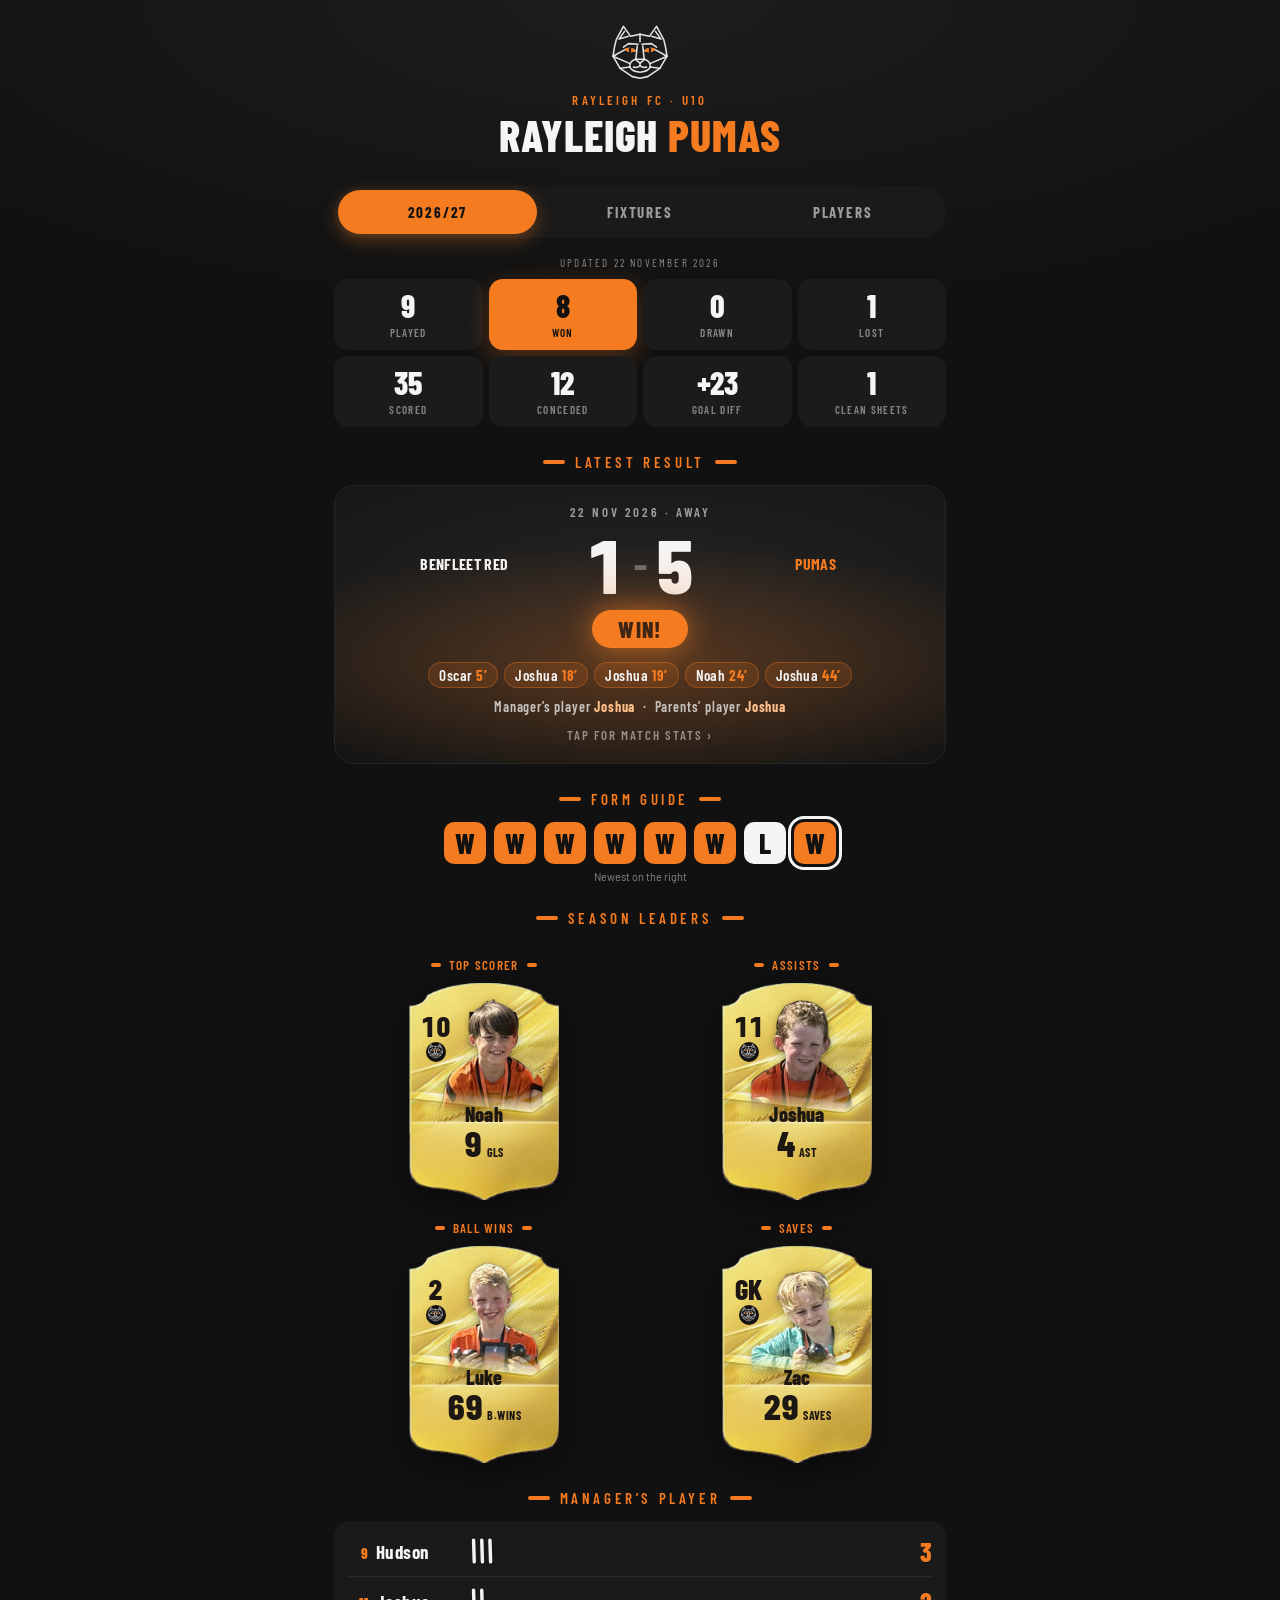
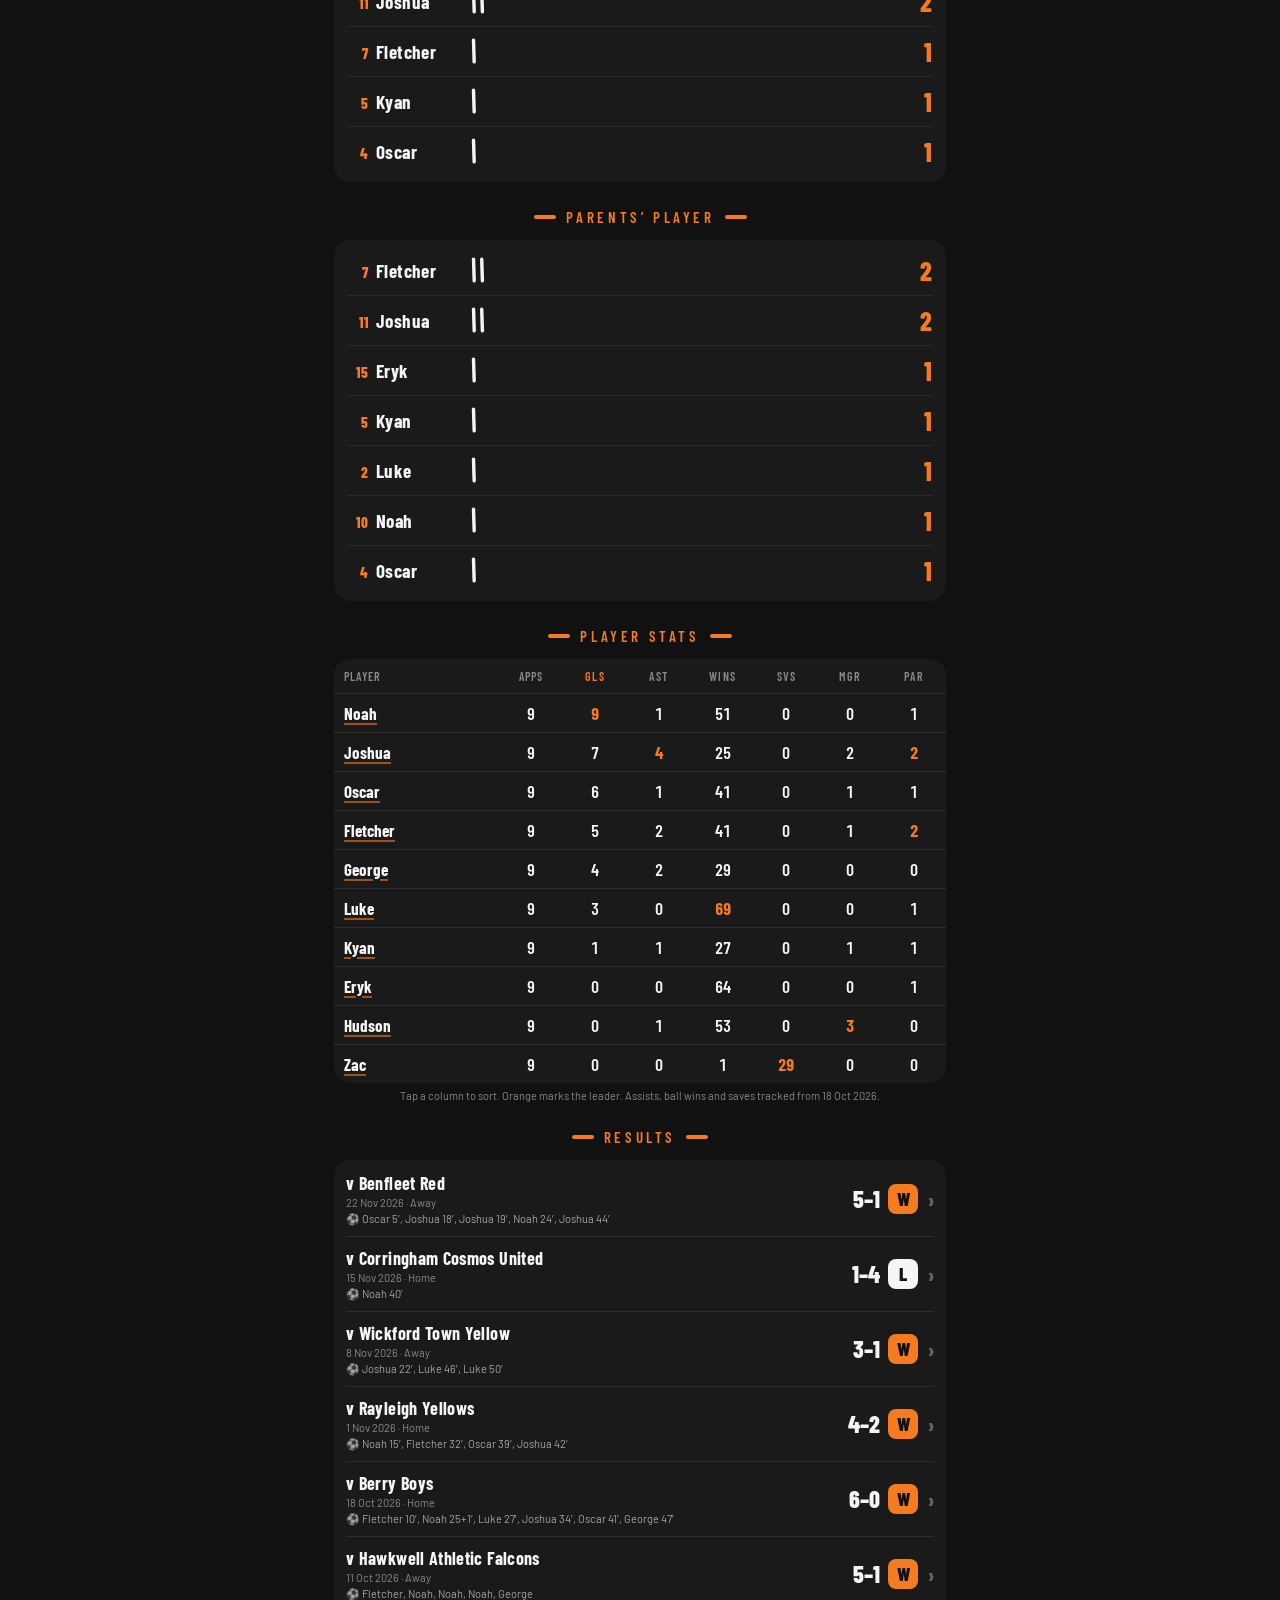
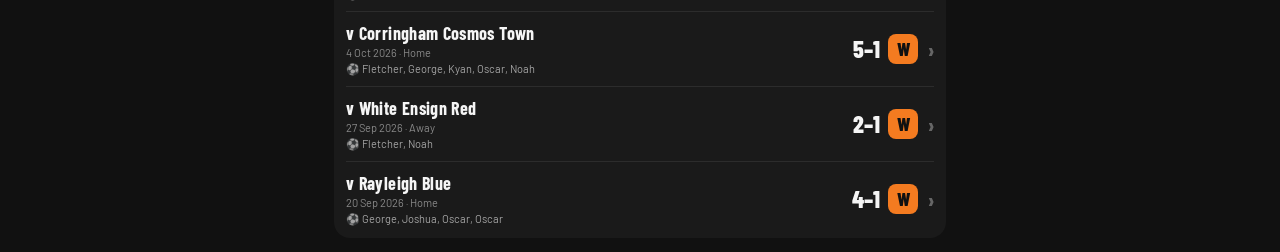
<file: index.html>
<!DOCTYPE html>
<html lang="en">
<head>
<meta charset="UTF-8">
<meta name="viewport" content="width=device-width,initial-scale=1,maximum-scale=1,user-scalable=no,viewport-fit=cover">
<meta name="apple-mobile-web-app-capable" content="yes">
<meta name="apple-mobile-web-app-title" content="Pumas FC">
<meta name="theme-color" content="#111111">
<link rel="preconnect" href="https://fonts.googleapis.com"><link rel="preconnect" href="https://fonts.gstatic.com" crossorigin>
<link href="https://fonts.googleapis.com/css2?family=Barlow+Condensed:wght@500;600;700;800&family=Barlow:wght@400;600;700&display=swap" rel="stylesheet">
<title>Rayleigh Pumas</title>
<style>
:root{--or:#F47B20;--ac:#FFC089;--bk:#111111;--dk:#161616;--cd:#1b1b1b;--bd:#2c2c2c;--disp:"Barlow Condensed",Impact,Arial,sans-serif;--wh:#fff;--wd:rgba(255,255,255,.6);--wf:rgba(255,255,255,.08);--gr:#888;--re:#cc3333;--dr:#3a1010;--gk:#1a2a3a;--gkb:#00C9FF;}
*{box-sizing:border-box;margin:0;padding:0;-webkit-tap-highlight-color:transparent;}
body{background:var(--bk);color:#F5F5F5;font-family:Barlow,Arial,sans-serif;min-height:100vh;-webkit-font-smoothing:antialiased;padding-bottom:env(safe-area-inset-bottom,16px);}
.hdr{background:var(--dk);border-bottom:3px solid var(--or);padding:14px 16px;display:flex;align-items:center;gap:12px;}
.badge{width:44px;height:44px;background:var(--or);border-radius:50%;display:flex;align-items:center;justify-content:center;font-size:22px;font-weight:900;color:var(--bk);flex-shrink:0;}
.hdr h1{font-size:20px;letter-spacing:2px;text-transform:uppercase;line-height:1;font-family:var(--disp);}
.hdr h1 em{color:var(--or);font-style:normal;}
.hdr p{font-size:10px;color:var(--gr);margin-top:3px;letter-spacing:1px;text-transform:uppercase;}
.main{padding:14px;max-width:640px;margin:0 auto;}
.tabs{display:flex;gap:6px;margin-bottom:14px;}
.tab{flex:1;background:var(--cd);border:1px solid var(--bd);border-radius:8px;padding:9px 4px;text-align:center;font-size:11px;font-weight:700;letter-spacing:1px;text-transform:uppercase;color:var(--wd);cursor:pointer;}
.tab.on{background:var(--or);border-color:var(--or);color:var(--bk);}
.section{display:none;} .section.on{display:block;}
.sw{position:relative;margin-bottom:8px;}
.si{width:100%;background:var(--cd);border:2px solid var(--bd);border-radius:12px;padding:14px 44px;color:var(--wh);font-size:16px;outline:none;-webkit-appearance:none;}
.si:focus{border-color:var(--or);}
.si::placeholder{color:var(--gr);}
.si::-webkit-search-cancel-button{-webkit-appearance:none;}
.ico{position:absolute;left:14px;top:50%;transform:translateY(-50%);font-size:18px;pointer-events:none;}
.xcl{position:absolute;right:10px;top:50%;transform:translateY(-50%);background:var(--bd);border:none;color:var(--wd);width:28px;height:28px;border-radius:50%;font-size:14px;cursor:pointer;display:none;align-items:center;justify-content:center;}
.xcl.on{display:flex;}
.drop{background:var(--cd);border:1px solid var(--or);border-radius:10px;overflow:hidden;margin-bottom:10px;display:none;}
.drop.on{display:block;}
.drow{padding:13px 16px;border-bottom:1px solid var(--bd);cursor:pointer;min-height:44px;}
.drow:last-child{border-bottom:none;}
.drow:active{background:var(--wf);}
.drow-name{font-weight:700;font-size:15px;} .drow-meta{font-size:11px;color:var(--gr);margin-top:2px;}
.hint{text-align:center;padding:36px 16px;}
.hint-icon{font-size:48px;margin-bottom:12px;}
.hint h2{font-size:22px;letter-spacing:2px;color:var(--wh);margin-bottom:8px;font-family:var(--disp);}
.hint p{font-size:13px;color:var(--gr);line-height:1.7;}
.hint-s{color:var(--or);font-size:12px;margin-top:12px;font-weight:700;letter-spacing:1px;}
.pnl{display:none;} .pnl.on{display:block;}
.bkbtn{background:none;border:none;color:var(--or);font-size:13px;font-weight:700;letter-spacing:1px;cursor:pointer;padding:0 0 12px 0;display:none;text-transform:uppercase;}
.bkbtn.on{display:block;}
.allbtn{width:100%;background:none;border:1px solid var(--bd);border-radius:10px;padding:14px;color:var(--gr);font-size:12px;letter-spacing:2px;cursor:pointer;text-transform:uppercase;margin-top:4px;}
.allbtn:active{border-color:var(--or);color:var(--or);}
.th{background:var(--cd);border:1px solid var(--bd);border-radius:12px;padding:16px;margin-bottom:10px;position:relative;overflow:hidden;}
.th:before{content:"";position:absolute;top:0;left:0;right:0;height:3px;background:var(--or);}
.tn{font-family:var(--disp);font-size:24px;letter-spacing:2px;line-height:1.1;}
.pills{display:flex;gap:8px;margin-top:10px;flex-wrap:wrap;}
.pill{padding:4px 12px;border-radius:20px;font-size:11px;font-weight:700;letter-spacing:1px;}
.pt{background:var(--wf);color:var(--wd);} .pw{background:rgba(244,123,32,.2);color:var(--or);} .pd{background:rgba(255,255,255,.07);color:var(--wd);} .pl{background:rgba(204,51,51,.15);color:var(--re);}
.rb{background:var(--cd);border:1px solid var(--bd);border-radius:12px;padding:14px 16px;margin-bottom:10px;}
.rb-l{font-size:10px;font-weight:700;letter-spacing:2px;text-transform:uppercase;color:var(--gr);margin-bottom:10px;}
.rg{display:grid;grid-template-columns:repeat(4,1fr);gap:8px;}
.rs{text-align:center;} .rv{font-family:var(--disp);font-size:24px;line-height:1;}
.rv.w{color:var(--or);} .rv.d{color:var(--wd);} .rv.l{color:var(--re);} .rv.g{color:var(--wh);}
.rl{font-size:10px;font-weight:700;letter-spacing:1px;color:var(--gr);text-transform:uppercase;margin-top:3px;}
.stag{font-size:11px;font-weight:700;letter-spacing:2px;text-transform:uppercase;color:var(--or);margin-bottom:6px;}
.sblk{margin-bottom:14px;}
.mc{background:var(--cd);border:1px solid var(--bd);border-radius:12px;padding:14px;margin-bottom:8px;display:flex;align-items:flex-start;gap:12px;}
.mcr{width:40px;height:40px;border-radius:9px;display:flex;align-items:center;justify-content:center;font-family:var(--disp);font-size:18px;flex-shrink:0;margin-top:2px;}
.mcr.W{background:var(--or);color:var(--bk);} .mcr.D{background:#333;color:var(--wh);} .mcr.L{background:var(--dr);color:var(--re);border:1px solid var(--re);}
.mcb{flex:1;min-width:0;}
.mcsc{font-family:var(--disp);font-size:26px;letter-spacing:2px;line-height:1;}
.scw{color:var(--or);} .scl{color:var(--re);} .scd{color:var(--wd);} .scsep{color:var(--gr);font-size:18px;}
.mcm{display:flex;gap:8px;align-items:center;margin-top:5px;flex-wrap:wrap;}
.mcd{font-size:12px;color:var(--gr);} .vp{font-size:10px;font-weight:700;letter-spacing:1px;padding:2px 8px;border-radius:4px;}
.vH{background:rgba(244,123,32,.2);color:var(--or);} .vA{background:var(--wf);color:var(--wd);}
.mcn{font-size:11px;margin-top:4px;}
.scorers{margin-top:8px;padding-top:8px;border-top:1px solid var(--bd);}
.sc-lbl{font-size:10px;font-weight:700;letter-spacing:2px;text-transform:uppercase;color:var(--gr);margin-bottom:5px;}
.sc-pills{display:flex;flex-wrap:wrap;gap:5px;}
.sc-pill{display:inline-flex;align-items:center;gap:4px;background:rgba(244,123,32,.1);border:1px solid rgba(244,123,32,.25);border-radius:6px;padding:3px 8px;}
.sc-pill.og{background:var(--wf);border-color:var(--bd);}
.sc-pname{font-size:12px;font-weight:700;color:var(--wh);} .sc-pill.og .sc-pname{color:var(--gr);}
.sc-pg{font-family:var(--disp);font-size:14px;color:var(--or);line-height:1;} .sc-pill.og .sc-pg{color:var(--gr);}
.sc-none{font-size:11px;color:var(--gr);font-style:italic;margin-top:6px;}
.aw-row{display:flex;flex-wrap:wrap;gap:12px;margin-top:8px;padding-top:8px;border-top:1px solid var(--bd);}
.aw-lbl{font-size:10px;font-weight:700;letter-spacing:2px;text-transform:uppercase;color:var(--gr);margin-bottom:5px;}
.aw-chips{display:flex;flex-wrap:wrap;gap:5px;}
.aw-chip{font-size:11px;font-weight:700;padding:3px 9px;border-radius:12px;}
.aw-chip.mgr{background:rgba(244,123,32,.15);color:var(--or);border:1px solid rgba(244,123,32,.3);}
.aw-chip.par{background:rgba(255,215,0,.12);color:#FFD700;border:1px solid rgba(255,215,0,.3);}
.nr{background:var(--cd);border:2px dashed var(--bd);border-radius:12px;padding:28px;text-align:center;}
.nr-i{font-size:40px;margin-bottom:10px;} .nr h3{font-family:var(--disp);font-size:20px;letter-spacing:1px;color:var(--wh);margin-bottom:8px;}
.nr p{font-size:13px;color:var(--gr);line-height:1.7;} .ntag{color:var(--or);font-size:13px;font-weight:700;margin-top:10px;letter-spacing:1px;}
.orow{background:var(--cd);border:1px solid var(--bd);border-radius:10px;margin-bottom:6px;padding:13px 16px;cursor:pointer;min-height:44px;}
.orow:active{background:var(--wf);}
.orow-n{font-weight:700;font-size:15px;} .orow-m{font-size:11px;color:var(--gr);margin-top:2px;letter-spacing:1px;}
/* PLAYER CARDS */
.pc{border-radius:12px;padding:14px;margin-bottom:10px;position:relative;overflow:hidden;}
.pc.outfield{background:var(--cd);border:1px solid var(--bd);}
.pc.gkeeper{background:var(--gk);border:1px solid var(--gkb);}
.pc.gkeeper:before{content:"";position:absolute;top:0;left:0;right:0;height:3px;background:var(--gkb);}
.pc-hdr{display:flex;align-items:center;gap:10px;margin-bottom:12px;}
.pc-num{font-family:var(--disp);font-size:30px;width:40px;text-align:center;flex-shrink:0;line-height:1;}
.pc.outfield .pc-num{color:var(--or);}
.pc.gkeeper .pc-num{color:var(--gkb);}
.pc-name{font-family:var(--disp);font-size:22px;letter-spacing:1px;}
.gk-badge{background:var(--gkb);color:var(--bk);font-size:10px;font-weight:900;letter-spacing:1px;padding:2px 7px;border-radius:4px;margin-left:6px;}
.pc-stats{display:grid;gap:8px;margin-bottom:10px;}
.pc.outfield .pc-stats{grid-template-columns:repeat(3,1fr);}
.pc.gkeeper .pc-stats{grid-template-columns:repeat(2,1fr);}
.pc-stat{border-radius:8px;padding:8px;text-align:center;}
.pc.outfield .pc-stat{background:var(--bk);}
.pc.gkeeper .pc-stat{background:rgba(0,0,0,.4);}
.pc-sv{font-family:var(--disp);font-size:22px;line-height:1;}
.pc.outfield .pc-sv{color:var(--or);}
.pc.gkeeper .pc-sv{color:var(--gkb);}
.pc-sl{font-size:9px;font-weight:700;letter-spacing:1px;text-transform:uppercase;color:var(--gr);margin-top:3px;}
.gk-season-row{display:grid;grid-template-columns:1fr repeat(3,auto);gap:8px;padding:5px 0;border-bottom:1px solid rgba(255,255,255,.06);font-size:12px;align-items:center;}
.gk-season-row:last-child{border-bottom:none;}
.season-row{display:flex;justify-content:space-between;padding:5px 0;border-bottom:1px solid var(--bd);font-size:12px;}
.season-row:last-child{border-bottom:none;}
.sub-section{margin-top:10px;padding-top:10px;border-top:1px solid rgba(255,255,255,.08);}
.sub-title{font-size:10px;font-weight:700;letter-spacing:2px;text-transform:uppercase;color:var(--gr);margin-bottom:6px;}
button,.sug,.orow{min-height:44px;}
/* 2026/27 season dashboard */
.ls-upd{font-size:11px;color:var(--gr);letter-spacing:1px;text-transform:uppercase;margin-bottom:10px;}
.ls-rec{display:grid;grid-template-columns:repeat(4,1fr);gap:6px;margin-bottom:16px;}
.ls-rec div{background:var(--cd);border:1px solid var(--bd);border-radius:10px;padding:10px 4px;text-align:center;}
.ls-rec b{display:block;font-family:var(--disp);font-size:26px;font-weight:400;line-height:1;}
.ls-rec span{font-size:9px;letter-spacing:1px;text-transform:uppercase;color:var(--gr);}
.ls-rec div.hot{background:var(--or);border-color:var(--or);color:var(--bk);} .ls-rec div.hot span{color:var(--bk);}
.ls-h{font-family:var(--disp);font-size:18px;letter-spacing:2px;margin:18px 0 10px;display:flex;align-items:center;gap:8px;}
.ls-h:before{content:'';width:18px;height:4px;border-radius:2px;background:var(--or);}
.ls-last{background:var(--or);color:var(--bk);border-radius:14px;padding:14px;}
.ls-last .m{font-size:11px;font-weight:700;letter-spacing:1px;text-transform:uppercase;display:flex;justify-content:space-between;}
.ls-last .sc{display:grid;grid-template-columns:minmax(0,1fr) auto minmax(0,1fr);gap:10px;align-items:center;margin:8px 0;}
.ls-last .t{font-weight:700;font-size:15px;line-height:1.15;} .ls-last .t.r{text-align:right;}
.ls-last .b{font-family:var(--disp);font-size:46px;line-height:1;}
.ls-last .g{font-size:13px;font-weight:700;margin-bottom:4px;} .ls-last .a{font-size:12px;}
.ls-form{display:flex;gap:6px;flex-wrap:wrap;}
.ls-f{width:34px;height:34px;border-radius:8px;display:flex;align-items:center;justify-content:center;font-family:var(--disp);font-size:18px;}
.ls-f.W{background:var(--or);color:var(--bk);} .ls-f.D{background:var(--bd);color:var(--wh);} .ls-f.L{background:var(--re);color:var(--wh);}
.ls-lead{display:grid;grid-template-columns:1fr 1fr;gap:8px;}
.ls-lead>div{background:var(--cd);border:1px solid var(--bd);border-radius:12px;padding:10px 12px;}
.ls-lead .l{font-size:10px;letter-spacing:1px;text-transform:uppercase;color:var(--gr);}
.ls-lead .n{font-weight:700;font-size:15px;margin-top:2px;} .ls-lead .v{font-family:var(--disp);font-size:28px;color:var(--or);}
.ls-tw{overflow-x:auto;background:var(--cd);border:1px solid var(--bd);border-radius:12px;}
.ls-t{width:100%;border-collapse:collapse;table-layout:fixed;font-size:14px;}
.ls-t th{font-size:10px;letter-spacing:1px;text-transform:uppercase;color:var(--gr);padding:10px 2px;cursor:pointer;user-select:none;border-bottom:1px solid var(--bd);}
.ls-t th:first-child{text-align:left;padding-left:10px;width:27%;} .ls-t th.on{color:var(--or);}
.ls-t td{text-align:center;padding:9px 2px;border-bottom:1px solid var(--bd);font-variant-numeric:tabular-nums;}
.ls-t td:first-child{text-align:left;padding-left:10px;font-weight:700;} .ls-t tr:last-child td{border-bottom:none;}
.ls-t td.top{color:var(--or);font-weight:700;}
.ls-note{font-size:11px;color:var(--gr);margin-top:6px;}
.ls-res{background:var(--cd);border:1px solid var(--bd);border-radius:12px;padding:2px 12px;}
.ls-r{display:flex;justify-content:space-between;align-items:center;gap:8px;padding:10px 0;border-bottom:1px solid var(--bd);}
.ls-r:last-child{border-bottom:none;} .ls-r .o{font-weight:700;font-size:14px;} .ls-r .d{font-size:11px;color:var(--gr);margin-top:2px;}
.ls-r .s{display:flex;white-space:nowrap;flex:none;align-items:center;gap:8px;font-family:var(--disp);font-size:20px;}
.ls-r .gs{font-size:11px;color:var(--wd);margin-top:3px;}

/* ===== Motion look ===== */
body{background:radial-gradient(120% 60% at 50% 0%,#1d1d1d 0%,var(--bk) 60%) fixed,var(--bk);}
.hdr{background:transparent;border-bottom:none;padding:22px 16px 6px;flex-direction:column;align-items:center;text-align:center;gap:6px;position:relative;}
.hdr .crest{width:64px;height:64px;}
.hdr .eb{font-family:var(--disp);font-weight:600;font-size:13px;letter-spacing:.24em;text-transform:uppercase;color:var(--or);}
.hdr h1{font-family:var(--disp);font-weight:800;font-size:44px;letter-spacing:.02em;line-height:.95;}
.hdr h1 em{color:var(--or);}
.hdr p{display:none;}
.chalk{fill:none;stroke:#F5F5F5;stroke-opacity:.92;stroke-linecap:round;stroke-linejoin:round}
.eye{fill:var(--or);stroke:var(--or);stroke-linejoin:round}
.pupil{fill:none;stroke:var(--bk);stroke-linecap:round}
.tabs{background:#1a1a1a;border-radius:999px;padding:4px;gap:4px;margin:10px 0 18px;}
.tab{border:none;background:transparent;border-radius:999px;font-family:var(--disp);font-weight:700;font-size:15px;letter-spacing:.12em;color:rgba(245,245,245,.6);padding:8px 4px;}
.tab.on{background:var(--or);color:var(--bk);box-shadow:0 6px 18px rgba(244,123,32,.35);}
.th:before{height:4px}
.tn,.mcsc,.pc-name,.hint h2,.nr h3,.rv{font-weight:800;}
.eyb{display:flex;align-items:center;justify-content:center;gap:10px;margin:26px 0 14px;font-family:var(--disp);font-weight:600;font-size:15px;letter-spacing:.24em;text-transform:uppercase;color:var(--or);}
.eyb:before,.eyb:after{content:"";width:22px;height:4px;border-radius:2px;background:var(--or);}
.ls-h{display:none}
.ls-upd{text-align:center;font-family:var(--disp);letter-spacing:.2em;}
.ls-rec div{background:#1b1b1b;border:none;border-radius:14px;}
.ls-rec b{font-family:var(--disp);font-weight:800;font-size:32px;}
.ls-rec span{font-family:var(--disp);font-weight:600;font-size:11px;letter-spacing:.12em;}
.ls-rec div.hot{background:var(--or);box-shadow:0 8px 24px rgba(244,123,32,.3);}
/* latest result scoreboard */
.lr{position:relative;overflow:hidden;background:radial-gradient(90% 70% at 50% 40%,#232323,#141414);border-radius:20px;padding:18px 14px 20px;text-align:center;border:1px solid #262626;}
.lr .when{font-family:var(--disp);font-weight:600;font-size:13px;letter-spacing:.2em;text-transform:uppercase;color:rgba(245,245,245,.6);}
.lr .sb{display:grid;grid-template-columns:minmax(0,1fr) auto minmax(0,1fr);align-items:center;gap:6px;margin:10px 0 6px;}
.lr .tm{min-width:0;overflow-wrap:anywhere;hyphens:auto;font-family:var(--disp);font-weight:700;font-size:16px;line-height:1.05;text-transform:uppercase;letter-spacing:.02em;}
.lr .tm.us{color:var(--or)}
.lr .nums{display:flex;align-items:center;gap:8px;font-family:var(--disp);font-weight:800;font-size:76px;line-height:.9;font-variant-numeric:tabular-nums;}
.lr .nums i{font-style:normal;font-size:34px;color:rgba(245,245,245,.35)}
.lr .chip{display:inline-block;margin-top:6px;padding:6px 26px;border-radius:999px;background:#F5F5F5;color:var(--bk);font-family:var(--disp);font-weight:800;font-size:22px;letter-spacing:.06em;text-transform:uppercase;}
.lr.W .chip{background:var(--or);box-shadow:0 0 30px rgba(244,123,32,.7);animation:pulse 1.2s ease-in-out infinite;}
.lr.W:before{content:"";position:absolute;left:-20%;right:-20%;top:20%;height:90%;border-radius:50%;background:radial-gradient(closest-side,rgba(244,123,32,.28),transparent);pointer-events:none;}
.lr .gl{margin-top:14px;display:flex;flex-wrap:wrap;justify-content:center;gap:6px;position:relative;}
.lr .gl span{background:rgba(244,123,32,.14);border:1px solid rgba(244,123,32,.35);border-radius:999px;padding:3px 10px;font-family:var(--disp);font-weight:600;font-size:15px;letter-spacing:.03em;}
.lr .gl span b{color:var(--or);font-weight:700;margin-left:4px}
.lr .aw{margin-top:10px;font-family:var(--disp);font-weight:600;font-size:14px;letter-spacing:.06em;color:rgba(245,245,245,.75);position:relative;}
.lr .aw b{color:var(--ac)}
.cf{position:absolute;inset:0;pointer-events:none;overflow:hidden}
.cf i{position:absolute;top:-12px;width:8px;height:5px;border-radius:1px;opacity:0;animation:fall 2.6s ease-in forwards;}
@keyframes fall{0%{opacity:1;transform:translateY(0) rotate(0)}100%{opacity:0;transform:translateY(260px) rotate(540deg)}}
@keyframes pulse{0%,100%{transform:scale(1)}50%{transform:scale(1.06)}}
.ls-form{justify-content:center;gap:8px}
.ls-f{width:42px;height:42px;border-radius:10px;font-family:var(--disp);font-weight:800;font-size:28px;}
.ls-f.D{background:#3a3a3a;color:#F5F5F5}
.ls-f.L{background:#F5F5F5;color:var(--bk)}
.ls-form .ls-f:last-child{outline:3px solid #F5F5F5;outline-offset:3px;}
.ls-note{text-align:center}
.ls-t th{font-family:var(--disp);font-weight:600;font-size:12px;letter-spacing:.1em}
.ls-t td{font-family:var(--disp);font-weight:600;font-size:17px}
.ls-t td:first-child{font-weight:700}
.ls-r .s{font-family:var(--disp);font-weight:800;font-size:24px}
.ls-r .s .ls-f{width:30px;height:30px;font-size:19px;border-radius:8px}
.ls-r .o{font-family:var(--disp);font-weight:700;font-size:18px;letter-spacing:.02em}
.ls-tw,.ls-res{border:none;background:#1a1a1a;border-radius:16px}
/* ===== game cards ===== */
.gc{container-type:inline-size;position:relative;width:100%;aspect-ratio:720/1040;cursor:pointer;-webkit-user-select:none;user-select:none;}
.gc-in{position:absolute;inset:0;color:#1c1712;filter:drop-shadow(0 10px 16px rgba(0,0,0,.45));transition:transform .25s cubic-bezier(.3,1.6,.5,1);}
.gc:active .gc-in{transform:scale(.97)}
.gc-bg{position:absolute;inset:0;width:100%;height:100%;}
.gc-ph{position:absolute;left:15.3%;top:3.8%;width:77.8%;height:57.4%;object-fit:contain;-webkit-mask-image:linear-gradient(#000 78%,transparent 97%);mask-image:linear-gradient(#000 78%,transparent 97%);filter:drop-shadow(0 1.4cqw 2.5cqw rgba(0,0,0,.3));}
.gc-cn{position:absolute;left:8%;top:14.4%;width:19.5%;display:flex;flex-direction:column;align-items:center;gap:1cqw;z-index:2;}
.gc-cn b{font-family:var(--disp);font-weight:800;font-size:18.9cqw;line-height:.88;font-variant-numeric:tabular-nums;}
.gc-cn i{display:block;width:13.3cqw;height:13.3cqw;border-radius:50%;background:#111;padding:1cqw;margin-top:.8cqw;}
.gc-cn svg{width:100%;height:100%;display:block}
.gc-nm{position:absolute;left:0;right:0;top:56.3%;text-align:center;font-family:var(--disp);font-weight:800;font-size:13.3cqw;line-height:1;text-transform:capitalize;letter-spacing:.01em;}
.gc-st{position:absolute;left:8.3%;right:8.3%;top:67.8%;display:flex;justify-content:space-between;}
.gc-st div{display:flex;flex-direction:column;align-items:center;min-width:13cqw;}
.gc-st b{font-family:var(--disp);font-weight:800;font-size:11cqw;line-height:1;font-variant-numeric:tabular-nums;}
.gc-st span{font-family:var(--disp);font-weight:700;font-size:5.2cqw;letter-spacing:.06em;}
.gc-s6{position:absolute;left:5.5%;right:5.5%;top:73%;display:grid;grid-template-columns:repeat(6,1fr);}
.gc-s6 div{display:flex;flex-direction:column;align-items:center;}
.gc-s6 b{font-family:var(--disp);font-weight:800;font-size:9.4cqw;line-height:1;font-variant-numeric:tabular-nums;}
.gc-s6 span{font-family:var(--disp);font-weight:700;font-size:4.3cqw;letter-spacing:.04em;margin-top:.6cqw;}
.gc-s6~.gc-ft{top:66%;}
.gc-big{position:absolute;left:0;right:0;top:66%;display:flex;justify-content:center;align-items:baseline;gap:3cqw;}
.gc-big b{font-family:var(--disp);font-weight:800;font-size:23.6cqw;line-height:1;font-variant-numeric:tabular-nums;}
.gc-big span{font-family:var(--disp);font-weight:700;font-size:8cqw;letter-spacing:.04em;}
.gc-ft{position:absolute;left:0;right:0;top:84%;text-align:center;font-family:var(--disp);font-weight:700;font-size:4.6cqw;letter-spacing:.14em;text-transform:uppercase;opacity:.8;}
.gc-gl{position:absolute;inset:0;overflow:hidden;pointer-events:none;-webkit-mask-image:url(img/card-front.webp);mask-image:url(img/card-front.webp);-webkit-mask-size:100% 100%;mask-size:100% 100%;}
.gc-gl i{position:absolute;top:-10%;left:0;width:22%;height:120%;background:linear-gradient(90deg,transparent,rgba(255,255,255,.55),transparent);transform:translateX(-150%) skewX(-14deg);animation:glint 5.5s ease-in-out infinite;animation-delay:var(--gd,0s);}
@keyframes glint{0%,62%{transform:translateX(-150%) skewX(-14deg)}82%,100%{transform:translateX(560%) skewX(-14deg)}}
.gc-grid{display:grid;grid-template-columns:repeat(2,minmax(0,1fr));gap:18px 14px;}
@media(min-width:560px){.gc-grid{grid-template-columns:repeat(3,minmax(0,1fr));}}
.rise{opacity:0;transform:translateY(18px);animation:rise .55s cubic-bezier(.2,.9,.3,1.15) forwards;animation-delay:var(--rd,0s);}
@keyframes rise{to{opacity:1;transform:none}}
.pop{animation:pop .5s cubic-bezier(.3,1.7,.5,1) both;animation-delay:var(--rd,0s);}
@keyframes pop{0%{opacity:0;transform:scale(1.8) rotate(-10deg)}100%{opacity:1;transform:none}}
/* season leaders */
.lc{display:grid;grid-template-columns:repeat(2,minmax(0,1fr));gap:4px 14px;}
.lc>div.wide{grid-column:1/-1}
.lc .eyb{margin:16px 0 10px;font-size:13px;letter-spacing:.16em;gap:8px;}
.lc .eyb{white-space:nowrap;letter-spacing:.1em}.lc .eyb:before,.lc .eyb:after{width:10px;flex:none}
.lc-row{display:flex;gap:8px;justify-content:center;}
.lc-row{flex-wrap:wrap}.lc-row .gc{flex:1;max-width:150px;width:auto;}.wide .lc-row .gc{flex:0 0 calc(33.3% - 6px);max-width:120px}
/* player overlay */
.ov{position:fixed;inset:0;z-index:50;background:rgba(10,10,10,.82);-webkit-backdrop-filter:blur(8px);backdrop-filter:blur(8px);overflow-y:auto;display:none;padding:24px 16px 40px;}
.ov.on{display:block;animation:fade .25s ease both}
@keyframes fade{from{opacity:0}to{opacity:1}}
.ov-x{position:fixed;top:12px;right:12px;width:44px;height:44px;border-radius:50%;background:#F5F5F5;color:#111;border:none;font-size:20px;font-weight:700;z-index:2;cursor:pointer;}
.ov-in{max-width:420px;margin:0 auto;}
.ov-card{width:min(72vw,300px);margin:8px auto 4px;perspective:900px;}
.ov-card .gc{animation:flipin .8s cubic-bezier(.2,.9,.3,1.1) both;}
@keyframes flipin{0%{opacity:0;transform:rotateY(-160deg) scale(.6)}60%{opacity:1}100%{transform:none}}
.ov-sec{background:#1a1a1a;border-radius:16px;padding:12px 14px;margin-top:10px;}
.ov-g{display:grid;grid-template-columns:repeat(3,1fr);gap:8px;}
.ov-g div{background:#111;border-radius:12px;padding:8px 4px;text-align:center;}
.ov-g b{display:block;font-family:var(--disp);font-weight:800;font-size:28px;line-height:1;color:var(--or);}
.ov-g span{font-family:var(--disp);font-weight:600;font-size:11px;letter-spacing:.12em;text-transform:uppercase;color:rgba(245,245,245,.6);}
.ov .eyb{margin:18px 0 8px}
.ov .season-row{gap:12px;text-align:right;font-family:var(--disp);font-size:16px;font-weight:600;border-color:#2a2a2a}
.ov .aw-chip{font-family:var(--disp);font-size:14px;letter-spacing:.03em}
.ty{background:#1a1a1a;border-radius:16px;padding:6px 14px;}
.ty-r{display:grid;grid-template-columns:110px 1fr auto;align-items:center;gap:10px;padding:9px 0;border-bottom:1px solid #2a2a2a;}
.ty-r:last-child{border-bottom:none}
.ty-n{font-family:var(--disp);font-weight:700;font-size:19px;letter-spacing:.02em;display:flex;align-items:baseline;gap:8px;white-space:nowrap;}
.ty-n b{color:var(--or);font-weight:800;font-size:15px;min-width:20px;text-align:right}
.ty-m{display:flex;flex-wrap:wrap;gap:8px;}
.ty-g{height:30px;overflow:visible}
.ty-s{fill:none;stroke:#F5F5F5;stroke-width:5;stroke-linecap:round;stroke-dasharray:60;stroke-dashoffset:60;animation:draw .35s ease-out forwards;animation-delay:var(--d,0s);}
.ty-x{stroke:var(--or)}
@keyframes draw{to{stroke-dashoffset:0}}
.ty-c{font-family:var(--disp);font-weight:800;font-size:26px;color:var(--or);min-width:22px;text-align:right}
@media (prefers-reduced-motion:reduce){.ty-s{stroke-dashoffset:0}}
.plink{cursor:pointer}.ls-t .plink{text-decoration:underline;text-decoration-color:rgba(244,123,32,.6);text-underline-offset:3px;text-decoration-thickness:2px}.ty-n.plink:active,.ls-t .plink:active{color:var(--or)}
.mlink{cursor:pointer}
.ls-r.mlink:active{background:rgba(244,123,32,.08)}
.ls-r.mlink .s:after{content:"\203A";color:rgba(245,245,245,.35);font-size:22px;margin-left:2px}
.lr .tap{position:relative;margin-top:12px;font-family:var(--disp);font-weight:600;font-size:13px;letter-spacing:.14em;text-transform:uppercase;color:rgba(245,245,245,.5)}
.mtl-r{display:grid;grid-template-columns:44px 1fr auto;align-items:center;gap:10px;padding:8px 0;border-bottom:1px solid #2a2a2a;font-family:var(--disp);font-weight:600;font-size:18px;color:rgba(245,245,245,.6)}
.mtl-r:last-child{border-bottom:none}
.mtl-r b{font-weight:800;font-size:16px;color:rgba(245,245,245,.5)}
.mtl-r.us{color:#F5F5F5}.mtl-r.us b{color:var(--or)}
.mtl-r i{font-style:normal;font-weight:800;font-variant-numeric:tabular-nums}
.mpm{display:flex;gap:14px;justify-content:center}
.mpm>div{flex:1;max-width:150px;text-align:center}
.mpm p{margin-top:6px;font-family:var(--disp);font-weight:700;font-size:14px;letter-spacing:.08em;text-transform:uppercase;color:var(--ac)}
.mst td .z{color:#555}
.mst td.top{color:var(--or);font-weight:800}
.lt-h{text-align:center;font-family:var(--disp);font-weight:800;font-size:40px;line-height:1;text-transform:uppercase;margin:-4px 0 14px}
.lt-r{display:grid;grid-template-columns:24px 26px 78px 1fr 34px;align-items:center;gap:8px;padding:9px 0;border-bottom:1px solid #2a2a2a;font-family:var(--disp)}
.lt-r:last-child{border-bottom:none}
.lt-k{font-weight:800;font-size:16px;color:rgba(245,245,245,.45);text-align:center}
.lt-no{font-weight:700;font-size:14px;color:var(--or);text-align:right}
.lt-n{font-weight:700;font-size:19px}
.lt-bar{height:12px;border-radius:6px;background:#111;overflow:hidden}
.lt-bar i{display:block;height:100%;border-radius:6px;background:rgba(245,245,245,.35);transform-origin:left;animation:grow .6s cubic-bezier(.2,.9,.3,1) both}
.lt-r.top .lt-bar i{background:var(--or)}
.lt-r.top .lt-k,.lt-r.top .lt-v{color:var(--or)}
.lt-v{font-weight:800;font-size:22px;text-align:right;font-variant-numeric:tabular-nums}
@keyframes grow{from{transform:scaleX(0)}to{transform:none}}
.ply-note{text-align:center;font-size:12px;color:#888;margin:-4px 0 14px;letter-spacing:.04em}
@media (prefers-reduced-motion:reduce){*,*:before,*:after{animation:none!important;transition:none!important}.rise{opacity:1;transform:none}}
</style>
</head>
<body>
<header class="hdr"><svg class="crest" viewBox="-290 -280 580 580" aria-hidden="true" id="crest"></svg><div class="eb">Rayleigh FC &middot; U10</div><h1>Rayleigh <em>Pumas</em></h1></header>
<div class="main">
<div class="tabs"><button class="tab on" id="tab-ssn" onclick="showTab('ssn')">2026/27</button><button class="tab" id="tab-fix" onclick="showTab('fix')">Fixtures</button><button class="tab" id="tab-ply" onclick="showTab('ply')">Players</button></div>
<div class="section on" id="sec-ssn"></div>
<div class="section" id="sec-fix">
<div class="sw"><span class="ico">&#128269;</span><input class="si" id="si" type="search" placeholder="Search opponent..." autocomplete="off" autocorrect="off" autocapitalize="off" spellcheck="false"><button class="xcl" id="xcl">&#x2715;</button></div>
<div class="drop" id="drop"></div>
<button class="bkbtn" id="bkbtn">&#8592; All opponents</button>
<div class="hint" id="hint"><div class="hint-icon">&#9917;</div><h2>FIXTURE CHECKER</h2><p>Search an opponent to see every time<br>the Pumas have faced them.</p><div class="hint-s" id="hint-s">2023/24 &middot; 2024/25 &middot; 2025/26</div></div>
<div class="pnl" id="pnl"></div>
<button class="allbtn" id="allbtn">&#128203; Browse All Opponents</button>
</div>
<div class="section" id="sec-ply">
<div class="sw"><span class="ico">&#128269;</span><input class="si" id="psi" type="search" placeholder="Search player..." autocomplete="off" autocorrect="off" autocapitalize="off" spellcheck="false"><button class="xcl" id="pxcl">&#x2715;</button></div>
<div class="pnl on" id="pply"></div>
</div>
</div>
<script id="SD" type="application/json">
{"21 Sep 2025":[{"n":"Joshua","g":2},{"n":"Oscar","g":1},{"n":"Kyan","g":1}],"28 Sep 2025":[{"n":"Joshua","g":1},{"n":"Oscar","g":1},{"n":"Noah","g":2}],"5 Oct 2025":[{"n":"Joshua","g":1},{"n":"Noah","g":1},{"n":"Hudson","g":1}],"12 Oct 2025":[{"n":"Joshua","g":1},{"n":"George","g":1}],"19 Oct 2025":[{"n":"Joshua","g":1},{"n":"George","g":1}],"26 Oct 2025":[{"n":"Joshua","g":1},{"n":"Oscar","g":3},{"n":"Noah","g":1},{"n":"Kyan","g":2},{"n":"Luke","g":1},{"n":"OG","g":1}],"2 Nov 2025":[{"n":"Noah","g":2},{"n":"Kyan","g":1},{"n":"George","g":1},{"n":"Luke","g":1}],"9 Nov 2025":[{"n":"Joshua","g":2},{"n":"Oscar","g":1},{"n":"Noah","g":1}],"7 Dec 2025":[{"n":"OG","g":1}],"14 Dec 2025":[{"n":"Noah","g":1},{"n":"Luke","g":1}],"11 Jan 2026":[{"n":"Noah","g":1}],"18 Jan 2026":[{"n":"Joshua","g":2},{"n":"Noah","g":1}],"25 Jan 2026":[{"n":"Joshua","g":3},{"n":"Fletcher","g":2},{"n":"Noah","g":1},{"n":"George","g":1},{"n":"OG","g":1}],"1 Mar 2026":[{"n":"Joshua","g":2}],"8 Mar 2026":[{"n":"Joshua","g":1},{"n":"Fletcher","g":1},{"n":"Oscar","g":1},{"n":"Noah","g":1}],"22 Mar 2026":[{"n":"Joshua","g":1},{"n":"Noah","g":2}],"28 Mar 2026":[{"n":"Fletcher","g":2},{"n":"Oscar","g":1},{"n":"Noah","g":2}],"5 Apr 2026":[{"n":"Joshua","g":4},{"n":"Noah","g":4},{"n":"OG","g":1}],"12 Apr 2026":[{"n":"Noah","g":1},{"n":"George","g":1}],"19 Apr 2026":[{"n":"Noah","g":2}],"26 Apr 2026":[{"n":"Joshua","g":1},{"n":"Zac","g":1}],"15 Sep 2024":[{"n":"Joshua","g":1},{"n":"Oscar","g":1},{"n":"Noah","g":3},{"n":"Kyan","g":2}],"22 Sep 2024":[{"n":"Oscar","g":2},{"n":"Noah","g":3},{"n":"Kyan","g":2},{"n":"George","g":3},{"n":"Hudson","g":1}],"29 Sep 2024":[{"n":"Joshua","g":2},{"n":"Fletcher","g":1},{"n":"Oscar","g":1},{"n":"OG","g":1}],"6 Oct 2024":[{"n":"Joshua","g":2},{"n":"Fletcher","g":2},{"n":"Kyan","g":1},{"n":"George","g":1}],"20 Oct 2024":[{"n":"Noah","g":2},{"n":"George","g":1}],"27 Oct 2024":[{"n":"Joshua","g":4},{"n":"Fletcher","g":3},{"n":"George","g":2}],"3 Nov 2024":[{"n":"Fletcher","g":1},{"n":"Noah","g":3},{"n":"Kyan","g":1},{"n":"Hudson","g":3},{"n":"OG","g":1}],"10 Nov 2024":[{"n":"Joshua","g":6},{"n":"Oscar","g":1}],"17 Nov 2024":[{"n":"Oscar","g":3},{"n":"George","g":4}],"24 Nov 2024":[{"n":"Joshua","g":1},{"n":"Noah","g":1}],"1 Dec 2024":[{"n":"Joshua","g":1},{"n":"Fletcher","g":1},{"n":"Zac","g":3},{"n":"Oscar","g":5},{"n":"George","g":2},{"n":"Hudson","g":1},{"n":"OG","g":1}],"15 Dec 2024":[{"n":"Joshua","g":2},{"n":"Fletcher","g":1},{"n":"Oscar","g":1},{"n":"Noah","g":1},{"n":"George","g":2}],"22 Dec 2024":[{"n":"Joshua","g":1},{"n":"Fletcher","g":1},{"n":"Oscar","g":1},{"n":"Kyan","g":1},{"n":"George","g":1}],"25 Jan 2025":[{"n":"Joshua","g":1},{"n":"Oscar","g":3},{"n":"Noah","g":2},{"n":"George","g":1}],"16 Feb 2025":[{"n":"Zac","g":1}],"2 Mar 2025":[{"n":"Joshua","g":1},{"n":"Noah","g":1},{"n":"Kyan","g":1},{"n":"George","g":1},{"n":"Luke","g":1}],"9 Mar 2025":[{"n":"Joshua","g":1},{"n":"Oscar","g":1},{"n":"George","g":1}],"16 Mar 2025":[{"n":"Joshua","g":1},{"n":"Oscar","g":1},{"n":"Noah","g":1},{"n":"Kyan","g":1},{"n":"George","g":1},{"n":"OG","g":1}],"23 Mar 2025":[{"n":"Joshua","g":3},{"n":"Oscar","g":1},{"n":"Noah","g":1},{"n":"Luke","g":1}],"30 Mar 2025":[{"n":"Joshua","g":2},{"n":"Noah","g":1},{"n":"Kyan","g":1}],"6 Apr 2025":[{"n":"Fletcher","g":1}],"13 Apr 2025":[{"n":"Joshua","g":1},{"n":"Luke","g":1}],"20 Apr 2025":[{"n":"Joshua","g":4},{"n":"Fletcher","g":1},{"n":"Oscar","g":2},{"n":"Kyan","g":1},{"n":"George","g":1},{"n":"Luke","g":1}],"17 Sep 2023":[{"n":"Noah","g":1}],"15 Oct 2023":[{"n":"Zac","g":4},{"n":"Noah","g":2},{"n":"Hudson","g":2}],"5 Nov 2023":[{"n":"Fletcher","g":1},{"n":"Noah","g":1},{"n":"George","g":1},{"n":"Hudson","g":1}],"12 Nov 2023":[{"n":"Fletcher","g":1},{"n":"Noah","g":1},{"n":"Kyan","g":1},{"n":"George","g":1},{"n":"Hudson","g":1}],"26 Nov 2023":[{"n":"Noah","g":1},{"n":"George","g":1}],"10 Dec 2023":[{"n":"Kyan","g":1}],"14 Jan 2024":[{"n":"Fletcher","g":2},{"n":"Oscar","g":2},{"n":"Noah","g":1},{"n":"George","g":6}],"21 Jan 2024":[{"n":"Fletcher","g":1},{"n":"Noah","g":2},{"n":"George","g":2}],"4 Feb 2024":[{"n":"Joshua","g":1},{"n":"Oscar","g":1},{"n":"Hudson","g":1}],"21 Feb 2024":[{"n":"Fletcher","g":1},{"n":"Oscar","g":1},{"n":"Noah","g":2}],"10 Mar 2024":[{"n":"Fletcher","g":2},{"n":"George","g":2}],"17 Mar 2024":[{"n":"Fletcher","g":1},{"n":"George","g":1}],"24 Mar 2024":[{"n":"Joshua","g":1},{"n":"Fletcher","g":2},{"n":"Oscar","g":1}],"13 Apr 2024":[{"n":"Joshua","g":1},{"n":"Fletcher","g":2},{"n":"George","g":1}],"14 Apr 2024":[{"n":"George","g":1}],"21 Apr 2024":[{"n":"Fletcher","g":1},{"n":"Kyan","g":1},{"n":"George","g":3}],"28 Apr 2024":[{"n":"Noah","g":1},{"n":"George","g":1},{"n":"OG","g":2}],"20 Sep 2026":[{"n":"George","g":1},{"n":"Joshua","g":1},{"n":"Oscar","g":2}],"27 Sep 2026":[{"n":"Fletcher","g":1},{"n":"Noah","g":1}],"4 Oct 2026":[{"n":"Fletcher","g":1},{"n":"George","g":1},{"n":"Kyan","g":1},{"n":"Oscar","g":1},{"n":"Noah","g":1}],"11 Oct 2026":[{"n":"Fletcher","g":1},{"n":"Noah","g":3},{"n":"George","g":1}],"18 Oct 2026":[{"n":"Fletcher","g":1},{"n":"Noah","g":1},{"n":"Luke","g":1},{"n":"Joshua","g":1},{"n":"Oscar","g":1},{"n":"George","g":1}],"1 Nov 2026":[{"n":"Noah","g":1},{"n":"Fletcher","g":1},{"n":"Oscar","g":1},{"n":"Joshua","g":1}],"8 Nov 2026":[{"n":"Joshua","g":1},{"n":"Luke","g":2}],"15 Nov 2026":[{"n":"Noah","g":1}],"22 Nov 2026":[{"n":"Oscar","g":1},{"n":"Joshua","g":3},{"n":"Noah","g":1}]}
</script>
<script id="MD" type="application/json">
[{"s":"2025/26","d":"21 Sep 2025","op":"Hadleigh Red","v":"A","r":"W","p":4,"o":1},{"s":"2025/26","d":"28 Sep 2025","op":"Runwell Sports Blue","v":"H","r":"W","p":4,"o":2},{"s":"2025/26","d":"5 Oct 2025","op":"Corringham Cosmos United","v":"H","r":"D","p":3,"o":3},{"s":"2025/26","d":"12 Oct 2025","op":"Trinity Leopards","v":"A","r":"W","p":2,"o":1},{"s":"2025/26","d":"19 Oct 2025","op":"Leigh Rockets Tigers","v":"H","r":"L","p":2,"o":3},{"s":"2025/26","d":"26 Oct 2025","op":"Rochford Sports","v":"A","r":"W","p":9,"o":0},{"s":"2025/26","d":"2 Nov 2025","op":"Leigh Ramblers Yellow","v":"H","r":"W","p":5,"o":1},{"s":"2025/26","d":"9 Nov 2025","op":"Tilbury Rhinos","v":"A","r":"D","p":4,"o":4},{"s":"2025/26","d":"16 Nov 2025","op":"Catholic United Lions","v":"H","r":"L","p":0,"o":4},{"s":"2025/26","d":"30 Nov 2025","op":"Corringham Cosmos","v":"H","r":"L","p":0,"o":1},{"s":"2025/26","d":"7 Dec 2025","op":"Corinthians","v":"A","r":"D","p":1,"o":1},{"s":"2025/26","d":"14 Dec 2025","op":"Wickford Wolves","v":"H","r":"W","p":2,"o":0},{"s":"2025/26","d":"11 Jan 2026","op":"Hadleigh Red","v":"A","r":"L","p":1,"o":2},{"s":"2025/26","d":"18 Jan 2026","op":"White Ensign","v":"H","r":"W","p":3,"o":0},{"s":"2025/26","d":"25 Jan 2026","op":"New Level Soccer Pumas","v":"H","r":"W","p":8,"o":0},{"s":"2025/26","d":"1 Mar 2026","op":"Corinthians Lions","v":"A","r":"D","p":2,"o":2},{"s":"2025/26","d":"8 Mar 2026","op":"Corringham Cosmos","v":"H","r":"W","p":4,"o":0},{"s":"2025/26","d":"15 Mar 2026","op":"Wickford Wolves Orange","v":"A","r":"D","p":0,"o":0},{"s":"2025/26","d":"22 Mar 2026","op":"Wickford Wolves Grey","v":"H","r":"W","p":3,"o":2},{"s":"2025/26","d":"28 Mar 2026","op":"Hadleigh Red","v":"H","r":"W","p":5,"o":3},{"s":"2025/26","d":"5 Apr 2026","op":"White Ensign","v":"A","r":"W","p":9,"o":0},{"s":"2025/26","d":"12 Apr 2026","op":"New Level Soccer","v":"A","r":"L","p":2,"o":3},{"s":"2025/26","d":"19 Apr 2026","op":"Sporting Basildon","v":"H","r":"W","p":2,"o":1},{"s":"2025/26","d":"26 Apr 2026","op":"Hawkwell Athletic Falcons","v":"A","r":"D","p":2,"o":2},{"s":"2024/25","d":"15 Sep 2024","op":"Leigh Ramblers Purple","v":"H","r":"W","p":7,"o":1},{"s":"2024/25","d":"22 Sep 2024","op":"Academy Tigers","v":"H","r":"W","p":11,"o":0},{"s":"2024/25","d":"29 Sep 2024","op":"Wickford Wolves","v":"A","r":"D","p":5,"o":5},{"s":"2024/25","d":"6 Oct 2024","op":"Wickford Orange","v":"H","r":"W","p":6,"o":0},{"s":"2024/25","d":"20 Oct 2024","op":"Corinthians Lions","v":"A","r":"L","p":3,"o":4},{"s":"2024/25","d":"27 Oct 2024","op":"Academy Tigers","v":"H","r":"W","p":9,"o":1},{"s":"2024/25","d":"3 Nov 2024","op":"Wickford Wolves","v":"A","r":"D","p":9,"o":9},{"s":"2024/25","d":"10 Nov 2024","op":"Wickford Orange","v":"H","r":"W","p":7,"o":2},{"s":"2024/25","d":"17 Nov 2024","op":"New Level Soccer Leopards","v":"H","r":"W","p":7,"o":3},{"s":"2024/25","d":"24 Nov 2024","op":"Leigh Rockets Tigers","v":"A","r":"L","p":2,"o":6},{"s":"2024/25","d":"1 Dec 2024","op":"Great Wakering U9 Girls","v":"H","r":"W","p":14,"o":1},{"s":"2024/25","d":"15 Dec 2024","op":"Woodham Radars Warriors","v":"H","r":"W","p":7,"o":1},{"s":"2024/25","d":"22 Dec 2024","op":"Great Wakering Tigers","v":"A","r":"W","p":5,"o":0},{"s":"2024/25","d":"25 Jan 2025","op":"Great Wakering Colts","v":"H","r":"W","p":7,"o":1},{"s":"2024/25","d":"16 Feb 2025","op":"Trinity Pumas","v":"A","r":"L","p":1,"o":8},{"s":"2024/25","d":"2 Mar 2025","op":"Great Wakering Tigers","v":"A","r":"W","p":5,"o":1},{"s":"2024/25","d":"9 Mar 2025","op":"Benfleet Youth Red","v":"H","r":"W","p":3,"o":1},{"s":"2024/25","d":"16 Mar 2025","op":"Thundersley Leopards","v":"A","r":"W","p":6,"o":3},{"s":"2024/25","d":"23 Mar 2025","op":"Leigh Ramblers Purple","v":"H","r":"W","p":6,"o":1},{"s":"2024/25","d":"30 Mar 2025","op":"Corinthians Lions","v":"A","r":"W","p":4,"o":1},{"s":"2024/25","d":"6 Apr 2025","op":"Academy Tigers","v":"H","r":"D","p":1,"o":1},{"s":"2024/25","d":"13 Apr 2025","op":"Wickford Wolves","v":"A","r":"D","p":2,"o":2},{"s":"2024/25","d":"20 Apr 2025","op":"Wickford Orange","v":"H","r":"W","p":10,"o":1},{"s":"2023/24","d":"17 Sep 2023","op":"Ashingdon Pumas","v":"H","r":"W","p":1,"o":0,"sc":[{"n":"Noah","g":1}]},{"s":"2023/24","d":"1 Oct 2023","op":"Essex Royals Leopards","v":"H","r":"L","p":0,"o":5,"sc":[]},{"s":"2023/24","d":"15 Oct 2023","op":"East Thurrock Raiderettes","v":"A","r":"W","p":8,"o":0,"sc":[{"n":"Zac","g":4},{"n":"Noah","g":2},{"n":"Hudson","g":2}]},{"s":"2023/24","d":"5 Nov 2023","op":"Leigh Ramblers Yellow","v":"H","r":"L","p":4,"o":6,"sc":[{"n":"Fletcher","g":1},{"n":"Noah","g":1},{"n":"George","g":1},{"n":"Hudson","g":1}]},{"s":"2023/24","d":"12 Nov 2023","op":"Corringham Cosmos","v":"A","r":"L","p":5,"o":10,"sc":[{"n":"Fletcher","g":1},{"n":"Noah","g":1},{"n":"Kyan","g":1},{"n":"George","g":1},{"n":"Hudson","g":1}]},{"s":"2023/24","d":"26 Nov 2023","op":"Trinity Leopards","v":"H","r":"L","p":2,"o":9,"sc":[{"n":"Noah","g":1},{"n":"George","g":1}]},{"s":"2023/24","d":"10 Dec 2023","op":"Leigh Ramblers Yellow","v":"A","r":"L","p":1,"o":6,"sc":[{"n":"Kyan","g":1}]},{"s":"2023/24","d":"14 Jan 2024","op":"Leigh Ramblers Girls U8","v":"H","r":"W","p":11,"o":2,"sc":[{"n":"Fletcher","g":2},{"n":"Oscar","g":2},{"n":"Noah","g":1},{"n":"George","g":6}]},{"s":"2023/24","d":"21 Jan 2024","op":"Thundersley Rovers","v":"A","r":"W","p":5,"o":2,"sc":[{"n":"Fletcher","g":1},{"n":"Noah","g":2},{"n":"George","g":2}]},{"s":"2023/24","d":"28 Jan 2024","op":"Hawkwell Cougars","v":"A","r":"L","p":0,"o":10,"sc":[]},{"s":"2023/24","d":"4 Feb 2024","op":"Ashingdon Pumas","v":"A","r":"D","p":3,"o":3,"sc":[{"n":"Joshua","g":1},{"n":"Oscar","g":1},{"n":"Hudson","g":1}]},{"s":"2023/24","d":"21 Feb 2024","op":"Essex Royals Tigers","v":"A","r":"L","p":4,"o":6,"sc":[{"n":"Fletcher","g":1},{"n":"Oscar","g":1},{"n":"Noah","g":2}]},{"s":"2023/24","d":"3 Mar 2024","op":"St Cleres Jaguars","v":"A","r":"L","p":0,"o":8,"sc":[]},{"s":"2023/24","d":"10 Mar 2024","op":"Trinity Leopards","v":"H","r":"L","p":4,"o":9,"sc":[{"n":"Fletcher","g":2},{"n":"George","g":2}]},{"s":"2023/24","d":"17 Mar 2024","op":"Linford Wanderers Blue","v":"A","r":"L","p":2,"o":6,"sc":[{"n":"Fletcher","g":1},{"n":"George","g":1}]},{"s":"2023/24","d":"24 Mar 2024","op":"Rayleigh Lioness","v":"H","r":"L","p":4,"o":5,"sc":[{"n":"Joshua","g":1},{"n":"Fletcher","g":2},{"n":"Oscar","g":1}]},{"s":"2023/24","d":"13 Apr 2024","op":"Canvey","v":"A","r":"L","p":4,"o":9,"sc":[{"n":"Joshua","g":1},{"n":"Fletcher","g":2},{"n":"George","g":1}]},{"s":"2023/24","d":"14 Apr 2024","op":"Leigh Ramblers","v":"A","r":"L","p":1,"o":3,"sc":[{"n":"George","g":1}]},{"s":"2023/24","d":"21 Apr 2024","op":"Leigh Rockets Lions","v":"H","r":"L","p":5,"o":7,"sc":[{"n":"Fletcher","g":1},{"n":"Kyan","g":1},{"n":"George","g":3}]},{"s":"2023/24","d":"28 Apr 2024","op":"East Thurrock Raiderettes","v":"A","r":"W","p":4,"o":2,"sc":[{"n":"Noah","g":1},{"n":"George","g":1},{"n":"OG","g":2}]},{"s":"2026/27","d":"20 Sep 2026","op":"Rayleigh Blue","v":"H","r":"W","p":4,"o":1},{"s":"2026/27","d":"27 Sep 2026","op":"White Ensign Red","v":"A","r":"W","p":2,"o":1},{"s":"2026/27","d":"4 Oct 2026","op":"Corringham Cosmos Town","v":"H","r":"W","p":5,"o":1},{"s":"2026/27","d":"11 Oct 2026","op":"Hawkwell Athletic Falcons","v":"A","r":"W","p":5,"o":1},{"s":"2026/27","d":"18 Oct 2026","op":"Berry Boys","v":"H","r":"W","p":6,"o":0},{"s":"2026/27","d":"1 Nov 2026","op":"Rayleigh Yellows","v":"H","r":"W","p":4,"o":2},{"s":"2026/27","d":"8 Nov 2026","op":"Wickford Town Yellow","v":"A","r":"W","p":3,"o":1},{"s":"2026/27","d":"15 Nov 2026","op":"Corringham Cosmos United","v":"H","r":"L","p":1,"o":4},{"s":"2026/27","d":"22 Nov 2026","op":"Benfleet Red","v":"A","r":"W","p":5,"o":1}]
</script>

<script id="ZS" type="application/json">
{"21 Sep 2025":3,"28 Sep 2025":3,"5 Oct 2025":6,"12 Oct 2025":2,"19 Oct 2025":2,"26 Oct 2025":0,"2 Nov 2025":4,"9 Nov 2025":0,"16 Nov 2025":5,"30 Nov 2025":4,"7 Dec 2025":3,"14 Dec 2025":4,"11 Jan 2026":4,"18 Jan 2026":2,"25 Jan 2026":0,"1 Mar 2026":2,"8 Mar 2026":0,"15 Mar 2026":2,"22 Mar 2026":0,"28 Mar 2026":0,"5 Apr 2026":0,"12 Apr 2026":3,"19 Apr 2026":3,"26 Apr 2026":0}
</script>
<script id="AD" type="application/json">
[{"d":"5 Oct 2025","m":"Luke","p":"Joshua"},{"d":"12 Oct 2025","m":"Joshua","p":"Noah"},{"d":"19 Oct 2025","m":"Eryk","p":"Luke"},{"d":"26 Oct 2025","m":"Zac","p":"Oscar"},{"d":"2 Nov 2025","m":"Team","p":"Noah"},{"d":"9 Nov 2025","m":"Joshua","p":"Fletcher"},{"d":"16 Nov 2025","m":"Fletcher","p":"Luke"},{"d":"23 Nov 2025","m":"Noah","p":"Fletcher"},{"d":"30 Nov 2025","m":"Noah","p":"Fletcher"},{"d":"6 Dec 2025","m":"George","p":"Luke"},{"d":"14 Dec 2025","m":"Zac","p":"Zac"},{"d":"11 Jan 2026","m":"Noah","p":"Oscar"},{"d":"18 Jan 2026","m":"Kyan","p":"Kyan"},{"d":"25 Jan 2026","m":"Fletcher, Oscar, Zac, Luke, Kyan, Noah, Hudson","p":"Joshua, Eryk & George"},{"d":"1 Mar 2026","m":"Hudson","p":"Noah"},{"d":"8 Mar 2026","m":"Fletcher","p":"Kyan"},{"d":"15 Mar 2026","m":"Noah","p":"Noah"},{"d":"22 Mar 2026","m":"Luke","p":"Luke"},{"d":"28 Mar 2026","m":"Zac","p":"Eryk"},{"d":"5 Apr 2026","m":"Oscar","p":"Joshua"},{"d":"12 Apr 2026","m":"No one","p":"George"},{"d":"19 Apr 2026","m":"Luke","p":"Noah"},{"d":"26 Apr 2026","m":"Luke","p":"Fletcher"},{"s":"2026/27","d":"20 Sep 2026","m":"Oscar","p":"Fletcher"},{"s":"2026/27","d":"27 Sep 2026","m":"Hudson","p":"Noah"},{"s":"2026/27","d":"4 Oct 2026","m":"Kyan","p":"Kyan"},{"s":"2026/27","d":"11 Oct 2026","m":"Fletcher","p":"Eryk"},{"s":"2026/27","d":"18 Oct 2026","m":"Hudson","p":"Oscar"},{"s":"2026/27","d":"1 Nov 2026","m":"Joshua","p":"Joshua"},{"s":"2026/27","d":"8 Nov 2026","m":"Hudson","p":"Luke"},{"s":"2026/27","d":"15 Nov 2026","m":"No one","p":"Fletcher"},{"s":"2026/27","d":"22 Nov 2026","m":"Joshua","p":"Joshua"}]
</script>
<script id="LS" type="application/json">
{"season":"2026/27","updated":"2026-11-22","tracked":"18 Oct 2026","matches":[{"d":"20 Sep 2026","op":"Rayleigh Blue","v":"H","r":"W","p":4,"o":1,"goals":[{"n":"George","min":null},{"n":"Joshua","min":null},{"n":"Oscar","min":null},{"n":"Oscar","min":null}],"mgr":"Oscar","par":"Fletcher","st":{"George":[1,0,0,0],"Joshua":[1,0,0,0],"Oscar":[2,0,0,0]},"ag":[null],"miss":[],"tr":false},{"d":"27 Sep 2026","op":"White Ensign Red","v":"A","r":"W","p":2,"o":1,"goals":[{"n":"Fletcher","min":null},{"n":"Noah","min":null}],"mgr":"Hudson","par":"Noah","st":{"Fletcher":[1,0,0,0],"Noah":[1,0,0,0]},"ag":[null],"miss":[],"tr":false},{"d":"4 Oct 2026","op":"Corringham Cosmos Town","v":"H","r":"W","p":5,"o":1,"goals":[{"n":"Fletcher","min":null},{"n":"George","min":null},{"n":"Kyan","min":null},{"n":"Oscar","min":null},{"n":"Noah","min":null}],"mgr":"Kyan","par":"Kyan","st":{"Fletcher":[1,0,0,0],"George":[1,0,0,0],"Kyan":[1,0,0,0],"Oscar":[1,0,0,0],"Noah":[1,0,0,0]},"ag":[null],"miss":[],"tr":false},{"d":"11 Oct 2026","op":"Hawkwell Athletic Falcons","v":"A","r":"W","p":5,"o":1,"goals":[{"n":"Fletcher","min":null},{"n":"Noah","min":null},{"n":"Noah","min":null},{"n":"Noah","min":null},{"n":"George","min":null}],"mgr":"Fletcher","par":"Eryk","st":{"Fletcher":[1,0,0,0],"Noah":[3,0,0,0],"George":[1,0,0,0]},"ag":[null],"miss":[],"tr":false},{"d":"18 Oct 2026","op":"Berry Boys","v":"H","r":"W","p":6,"o":0,"goals":[{"n":"Fletcher","min":"10"},{"n":"Noah","min":"25+1"},{"n":"Luke","min":"27"},{"n":"Joshua","min":"34"},{"n":"Oscar","min":"41"},{"n":"George","min":"47"}],"mgr":"Hudson","par":"Oscar","st":{"Oscar":[1,0,9,0],"Noah":[1,0,12,0],"Fletcher":[1,0,7,0],"Hudson":[0,0,10,0],"Luke":[1,0,18,0],"Eryk":[0,0,11,0],"Zac":[0,0,1,6],"Kyan":[0,1,8,0],"Joshua":[1,1,3,0],"George":[1,0,7,0]},"ag":[],"miss":[],"tr":true},{"d":"1 Nov 2026","op":"Rayleigh Yellows","v":"H","r":"W","p":4,"o":2,"goals":[{"n":"Noah","min":"15"},{"n":"Fletcher","min":"32"},{"n":"Oscar","min":"39"},{"n":"Joshua","min":"42"}],"mgr":"Joshua","par":"Joshua","st":{"Eryk":[0,0,15,0],"Luke":[0,0,14,0],"Fletcher":[1,0,13,0],"Noah":[1,1,14,0],"Kyan":[0,0,5,0],"Joshua":[1,2,9,0],"Zac":[0,0,0,6],"Hudson":[0,0,11,0],"Oscar":[1,1,8,0],"George":[0,0,7,0]},"ag":["7","8"],"miss":[],"tr":true},{"d":"8 Nov 2026","op":"Wickford Town Yellow","v":"A","r":"W","p":3,"o":1,"goals":[{"n":"Joshua","min":"22"},{"n":"Luke","min":"46"},{"n":"Luke","min":"50"}],"mgr":"Hudson","par":"Luke","st":{"Fletcher":[0,0,12,0],"Zac":[0,0,0,9],"Hudson":[0,1,18,0],"George":[0,0,5,0],"Eryk":[0,0,9,0],"Oscar":[0,0,12,0],"Joshua":[1,0,6,0],"Luke":[2,0,10,0],"Noah":[0,0,12,0],"Kyan":[0,0,4,0]},"ag":["30"],"miss":[],"tr":true},{"d":"15 Nov 2026","op":"Corringham Cosmos United","v":"H","r":"L","p":1,"o":4,"goals":[{"n":"Noah","min":"40"}],"mgr":"","par":"Fletcher","st":{"Noah":[1,0,8,0],"Luke":[0,0,18,0],"Hudson":[0,0,8,0],"Zac":[0,0,0,6],"Joshua":[0,0,4,0],"Kyan":[0,0,4,0],"Eryk":[0,0,12,0],"George":[0,1,2,0],"Fletcher":[0,0,5,0],"Oscar":[0,0,7,0]},"ag":["19","20","21","39"],"miss":[],"tr":true},{"d":"22 Nov 2026","op":"Benfleet Red","v":"A","r":"W","p":5,"o":1,"goals":[{"n":"Oscar","min":"5"},{"n":"Joshua","min":"18"},{"n":"Joshua","min":"19"},{"n":"Noah","min":"24"},{"n":"Joshua","min":"44"}],"mgr":"Joshua","par":"Joshua","st":{"Eryk":[0,0,17,0],"George":[0,1,8,0],"Hudson":[0,0,6,0],"Oscar":[1,0,5,0],"Fletcher":[0,2,4,0],"Noah":[1,0,5,0],"Kyan":[0,0,6,0],"Zac":[0,0,0,2],"Joshua":[3,1,3,0],"Luke":[0,0,9,0]},"ag":["45"],"miss":[],"tr":true}],"players":{"Eryk":{"apps":9,"g":0,"a":0,"w":64,"s":0,"mgr":0,"par":1},"Fletcher":{"apps":9,"g":5,"a":2,"w":41,"s":0,"mgr":1,"par":2},"George":{"apps":9,"g":4,"a":2,"w":29,"s":0,"mgr":0,"par":0},"Hudson":{"apps":9,"g":0,"a":1,"w":53,"s":0,"mgr":3,"par":0},"Joshua":{"apps":9,"g":7,"a":4,"w":25,"s":0,"mgr":2,"par":2},"Kyan":{"apps":9,"g":1,"a":1,"w":27,"s":0,"mgr":1,"par":1},"Luke":{"apps":9,"g":3,"a":0,"w":69,"s":0,"mgr":0,"par":1},"Noah":{"apps":9,"g":9,"a":1,"w":51,"s":0,"mgr":0,"par":1},"Oscar":{"apps":9,"g":6,"a":1,"w":41,"s":0,"mgr":1,"par":1},"Zac":{"apps":9,"g":0,"a":0,"w":1,"s":29,"mgr":0,"par":0}}}
</script>
<script id="AP" type="application/json">
{"Joshua":{"2025/26":24,"2024/25":23,"2023/24":19,"2026/27":9},"Fletcher":{"2025/26":24,"2024/25":22,"2023/24":19,"2026/27":9},"Zac":{"2025/26":24,"2024/25":22,"2023/24":20,"2026/27":9},"Oscar":{"2025/26":23,"2024/25":21,"2023/24":17,"2026/27":9},"Noah":{"2025/26":23,"2024/25":20,"2023/24":19,"2026/27":9},"Kyan":{"2025/26":20,"2024/25":19,"2023/24":14,"2026/27":9},"George":{"2025/26":24,"2024/25":23,"2023/24":19,"2026/27":9},"Hudson":{"2025/26":21,"2024/25":22,"2023/24":16,"2026/27":9},"Luke":{"2025/26":23,"2024/25":7,"2023/24":0,"2026/27":9},"Eryk":{"2025/26":21,"2024/25":0,"2023/24":0,"2026/27":9}}
</script>
<script>

(function() {

var SC       = JSON.parse(document.getElementById("SD").textContent);
var MATCHES  = JSON.parse(document.getElementById("MD").textContent);
var AWARDS   = JSON.parse(document.getElementById("AD").textContent);
var ZAC_SAVES= JSON.parse(document.getElementById("ZS").textContent);
var APPS_DATA= JSON.parse(document.getElementById("AP").textContent);
var LS       = JSON.parse(document.getElementById("LS").textContent);
var SEASONS  = MATCHES.map(function(m){return m.s;}).filter(function(x,i,a){return a.indexOf(x)===i;}).sort();

var PLAYERS  = ["Zac","Luke","Oscar","Kyan","George","Fletcher","Hudson","Noah","Joshua","Eryk"];
var SHIRTS   = {Joshua:"11",Noah:"10",Oscar:"4",Fletcher:"7",George:"6",Kyan:"5",Luke:"2",Hudson:"9",Zac:"GK",Eryk:"15"};

function norm(s){return s.toLowerCase().replace(/[^a-z0-9 ]/g,"").trim();}

// Build teams map
var TM={};
MATCHES.forEach(function(m){
  var k=norm(m.op);
  if(!TM[k]){TM[k]={display:m.op,count:0,seasons:[],w:0,d:0,l:0};}
  TM[k].count++;
  if(TM[k].seasons.indexOf(m.s)===-1) TM[k].seasons.push(m.s);
  if(m.r==="W")TM[k].w++; else if(m.r==="D")TM[k].d++; else TM[k].l++;
});

// Award counts
var AW_MGR={}, AW_PAR={};
AWARDS.forEach(function(a){
  if(a.s&&a.s!=="2025/26")return;
  a.m.split(",").forEach(function(n){n=n.trim();if(n&&n!=="No one"&&n!=="Team")AW_MGR[n]=(AW_MGR[n]||0)+1;});
  a.p.replace(/&/g,",").split(",").forEach(function(n){n=n.trim();if(n&&n!=="No one")AW_PAR[n]=(AW_PAR[n]||0)+1;});
});


// ── MOTION CARDS ─────────────────────────────────────
var PUMA={out:'M150 -240 L215 -120 L230 -60 L245 30 L180 140 L70 215 L0 230 L-70 215 L-180 140 L-245 30 L-230 -60 L-215 -120 L-150 -240 L-85 -150 L0 -170 L85 -150 Z',
  half:['M140 -195 L190 -125 L105 -150','M18 -78 L105 -84 L150 -52','M132 -32 L245 30 L95 95 M180 140 L92 128','M25 -62 L38 56'],
  fore:'M0 -170 L0 -100',eye:'M45 -20 Q85 -52 132 -32 Q92 -2 45 -20 Z',pupil:'M90 -38 L90 -12',
  face:['M-42 58 L42 58 L0 92 Z','M42 58 Q100 80 92 128 Q80 168 0 175 Q-80 168 -92 128 Q-100 80 -42 58','M0 92 L0 118 Q30 140 60 128 M0 118 Q-30 140 -60 128']};
function pumaSvg(sw){
  var s='stroke-width:'+sw,pth=function(d,c,st){return '<path class="'+c+'" style="'+(st||s)+'" d="'+d+'"/>';};
  var half=PUMA.half.concat([PUMA.eye]).map(function(d){return pth(d,"chalk");}).join("");
  var eyes=pth(PUMA.eye,"eye")+pth(PUMA.pupil,"pupil","stroke-width:"+(sw*1.3));
  return pth(PUMA.out,"chalk")+pth(PUMA.fore,"chalk")+PUMA.face.map(function(d){return pth(d,"chalk");}).join("")+half+eyes+'<g transform="scale(-1 1)">'+half+eyes+'</g>';
}
document.getElementById("crest").innerHTML=pumaSvg(14);
var BADGE='<svg viewBox="-290 -280 580 580">'+pumaSvg(18)+'</svg>';
var SQUAD=PLAYERS.slice().sort();
var gcN=0;
function esc(t){return String(t).replace(/[&<>"]/g,function(c){return {"&":"&amp;","<":"&lt;",">":"&gt;",'"':"&quot;"}[c];});}
function gcard(p,o){
  o=o||{};gcN++;
  var h='<div class="gc'+(o.cls?' '+o.cls:'')+'" data-p="'+p+'"'+(o.style?' style="'+o.style+'"':'')+'><div class="gc-in">';
  h+='<img class="gc-bg" src="img/card-front.webp" alt="">';
  h+='<img class="gc-ph" src="img/cut_'+p.toLowerCase()+'.webp" alt="'+p+'" loading="lazy">';
  h+='<div class="gc-cn"><b>'+(SHIRTS[p]||"")+'</b><i>'+BADGE+'</i></div>';
  h+='<div class="gc-nm">'+p+'</div>';
  if(o.big)h+='<div class="gc-big"><b>'+o.big[0]+'</b><span>'+o.big[1]+'</span></div>';
  if(o.stats6)h+='<div class="gc-s6">'+o.stats6.map(function(s){return '<div><b>'+s[0]+'</b><span>'+s[1]+'</span></div>';}).join("")+'</div>';
  if(o.stats)h+='<div class="gc-st">'+o.stats.map(function(s){return '<div><b>'+s[0]+'</b><span>'+s[1]+'</span></div>';}).join("")+'</div>';
  if(o.foot)h+='<div class="gc-ft">'+o.foot+'</div>';
  h+='<div class="gc-gl"><i style="--gd:'+((gcN*0.7)%5.5).toFixed(1)+'s"></i></div></div></div>';
  return h;
}
function lsP(p){return (LS.players&&LS.players[p])||{apps:0,g:0,a:0,w:0,s:0,mgr:0,par:0};}
function lsCS(){var c=0;(LS.matches||[]).forEach(function(m){if(!m.o)c++;});return c;}
function fullStats(p){var s=lsP(p);return p==="Zac"?[[s.apps,"APPS"],[s.s||0,"SAV"],[lsCS(),"CS"],[s.w||0,"B.WINS"],[s.mgr||0,"MGR"],[s.par||0,"PAR"]]:[[s.apps,"APPS"],[s.g||0,"GLS"],[s.a||0,"AST"],[s.w||0,"B.WINS"],[s.mgr||0,"MGR"],[s.par||0,"PAR"]];}
function cardStats(p){var s=lsP(p);return p==="Zac"?[[s.s||0,"SAV"],[lsCS(),"CS"],[s.w||0,"B.WINS"]]:[[s.g||0,"GLS"],[s.a||0,"AST"],[s.w||0,"B.WINS"]];}

// ── TAB SWITCHING ────────────────────────────────────
window.showTab=function(t){
  ["ssn","fix","ply"].forEach(function(s){
    document.getElementById("tab-"+s).className="tab"+(s===t?" on":"");
    document.getElementById("sec-"+s).className="section"+(s===t?" on":"");
  });
};

// ── FIXTURE SEARCH ───────────────────────────────────
var eSI=document.getElementById("si"),eXCL=document.getElementById("xcl"),
    eDR=document.getElementById("drop"),eHIN=document.getElementById("hint"),
    ePNL=document.getElementById("pnl"),eALL=document.getElementById("allbtn"),
    eBK=document.getElementById("bkbtn");

function reset(){
  eSI.value="";eXCL.className="xcl";eDR.className="drop";eDR.innerHTML="";
  eHIN.style.display="";ePNL.className="pnl";ePNL.innerHTML="";
  eALL.style.display="block";eBK.className="bkbtn";
}
eXCL.addEventListener("click",reset);
eALL.addEventListener("click",function(){showAll();});
eBK.addEventListener("click",function(){reset();showAll();});

eSI.addEventListener("input",function(){
  var q=eSI.value.trim();
  eXCL.className=q?"xcl on":"xcl";
  if(!q){reset();return;}
  var nq=norm(q),hits=Object.keys(TM).filter(function(k){return k.indexOf(nq)!==-1;}).sort();
  eDR.innerHTML="";
  if(!hits.length){
    eDR.className="drop";eHIN.style.display="none";eALL.style.display="none";
    ePNL.innerHTML='<div class="nr"><div class="nr-i">&#128270;</div><h3>NOT FOUND</h3><p>No opponent matching <strong>'+q+'</strong>.</p></div>';
    ePNL.className="pnl on";return;
  }
  hits.slice(0,10).forEach(function(k){
    var t=TM[k],div=document.createElement("div");div.className="drow";
    var meta=t.count+" game"+(t.count!==1?"s":"")+" \u00b7 "+t.seasons.join(" & ");
    if(t.w)meta+=" \u00b7 W"+t.w;if(t.d)meta+=" D"+t.d;if(t.l)meta+=" L"+t.l;
    div.innerHTML='<div class="drow-name">'+t.display+'</div><div class="drow-meta">'+meta+'</div>';
    div.addEventListener("click",function(){pick(t.display);});
    eDR.appendChild(div);
  });
  eDR.className="drop on";eHIN.style.display="none";ePNL.className="pnl";eALL.style.display="none";
});

function pick(name){
  eSI.value=name;eXCL.className="xcl on";
  eDR.className="drop";eDR.innerHTML="";
  eBK.className="bkbtn on";eALL.style.display="none";eHIN.style.display="none";
  renderFixture(name);window.scrollTo(0,0);
}

function scorerHtml(date){
  var sc=SC[date];
  if(!sc||!sc.length)return '<div class="sc-none">Scorer data not recorded</div>';
  var h='<div class="scorers"><div class="sc-lbl">Scorers</div><div class="sc-pills">';
  sc.forEach(function(s){
    var og=(s.n==="OG"),balls="";
    for(var b=0;b<s.g;b++)balls+="&#9917;";
    h+='<div class="sc-pill'+(og?" og":"")+'"><span class="sc-pname">'+s.n+'</span><span class="sc-pg">'+s.g+'</span><span>'+balls+'</span></div>';
  });
  return h+'</div></div>';
}

function awardsHtml(date){
  var aw=AWARDS.find(function(a){return a.d===date;});
  if(!aw)return "";
  var h='<div class="aw-row"><div><div class="aw-lbl">Manager\'s Player</div><div class="aw-chips">';
  aw.m.split(",").forEach(function(n){
    n=n.trim();
    if(n==="Team")h+='<span class="aw-chip mgr">&#127942; Team</span>';
    else if(n&&n!=="No one")h+='<span class="aw-chip mgr">&#127942; '+n+'</span>';
  });
  h+='</div></div><div><div class="aw-lbl">Parents\' Player</div><div class="aw-chips">';
  aw.p.replace(/&/g,",").split(",").forEach(function(n){
    n=n.trim();if(n&&n!=="No one")h+='<span class="aw-chip par">&#11088; '+n+'</span>';
  });
  return h+'</div></div></div>';
}

function renderFixture(name){
  var nq=norm(name);
  var found=MATCHES.filter(function(m){return norm(m.op)===nq;});
  if(!found.length)found=MATCHES.filter(function(m){return norm(m.op).indexOf(nq)!==-1;});
  if(!found.length){
    ePNL.innerHTML='<div class="nr"><div class="nr-i">&#128290;</div><h3>FIRST MEETING</h3><p>No recorded games against <strong>'+name+'</strong>.</p><div class="ntag">First encounter!</div></div>';
    ePNL.className="pnl on";return;
  }
  var w=0,d=0,l=0,gf=0,ga=0;
  found.forEach(function(m){if(m.r==="W")w++;else if(m.r==="D")d++;else l++;gf+=m.p;ga+=m.o;});
  var h='<div class="th"><div class="tn">'+name+'</div><div class="pills">';
  h+='<span class="pill pt">'+found.length+" game"+(found.length!==1?"s":"")+'</span>';
  if(w)h+='<span class="pill pw">'+w+" Win"+(w!==1?"s":"")+'</span>';
  if(d)h+='<span class="pill pd">'+d+" Draw"+(d!==1?"s":"")+'</span>';
  if(l)h+='<span class="pill pl">'+l+" Loss"+(l!==1?"es":"")+'</span>';
  h+='</div></div>';
  h+='<div class="rb"><div class="rb-l">Record vs '+name+'</div><div class="rg">';
  h+='<div class="rs"><div class="rv w">'+w+'</div><div class="rl">Wins</div></div>';
  h+='<div class="rs"><div class="rv d">'+d+'</div><div class="rl">Draws</div></div>';
  h+='<div class="rs"><div class="rv l">'+l+'</div><div class="rl">Losses</div></div>';
  h+='<div class="rs"><div class="rv g">'+gf+"-"+ga+'</div><div class="rl">Goals</div></div>';
  h+='</div></div>';
  var seasons={};
  found.forEach(function(m){if(!seasons[m.s])seasons[m.s]=[];seasons[m.s].push(m);});
  Object.keys(seasons).sort().reverse().forEach(function(s){
    h+='<div class="sblk"><div class="stag">'+s+' Season</div>';
    seasons[s].forEach(function(m){
      var rc=m.r==="W"?"scw":m.r==="L"?"scl":"scd",oc=m.r==="L"?"scl":m.r==="D"?"scd":"";
      var note=m.r==="W"?'<div class="mcn" style="color:var(--or)">&#10003; Pumas won</div>':m.r==="L"?'<div class="mcn" style="color:var(--re)">&#10007; Pumas lost</div>':'<div class="mcn" style="color:var(--wd)">&#8212; Draw</div>';
      h+='<div class="mc"><div class="mcr '+m.r+'">'+m.r+'</div><div class="mcb">';
      h+='<div class="mcsc"><span class="'+rc+'">'+m.p+'</span><span class="scsep"> &ndash; </span><span class="'+oc+'">'+m.o+'</span></div>';
      h+='<div class="mcm"><span class="mcd">'+m.d+'</span><span class="vp v'+m.v+'">'+(m.v==="H"?"Home":"Away")+'</span></div>';
      h+=note+scorerHtml(m.d)+awardsHtml(m.d)+'</div></div>';
    });
    h+='</div>';
  });
  ePNL.innerHTML=h;ePNL.className="pnl on";
}

function showAll(){
  eHIN.style.display="none";eALL.style.display="none";eBK.className="bkbtn on";
  var keys=Object.keys(TM).sort();
  var h='<div style="margin-bottom:14px"><div style="font-family:var(--disp);font-size:18px;letter-spacing:2px;">'+keys.length+' OPPONENTS</div>';
  h+='<div style="font-size:12px;color:var(--gr);margin-top:4px;">Across '+SEASONS.length+' seasons</div></div>';
  keys.forEach(function(k,i){
    var t=TM[k];
    var meta=t.count+" game"+(t.count!==1?"s":"")+" \u00b7 "+t.seasons.join(" & ");
    if(t.w)meta+=" \u00b7 <span style='color:var(--or)'>W"+t.w+"</span>";
    if(t.d)meta+=" <span style='color:var(--wd)'>D"+t.d+"</span>";
    if(t.l)meta+=" <span style='color:var(--re)'>L"+t.l+"</span>";
    h+='<div class="orow" data-i="'+i+'"><div class="orow-n">'+t.display+'</div><div class="orow-m">'+meta+'</div></div>';
  });
  ePNL.innerHTML=h;ePNL.className="pnl on";
  ePNL.onclick=function(e){
    var r=e.target.closest?e.target.closest(".orow"):null;if(!r)return;
    pick(TM[Object.keys(TM).sort()[parseInt(r.getAttribute("data-i"),10)]].display);
    ePNL.onclick=null;
  };
}

// ── PLAYER CARDS ─────────────────────────────────────
var ePSI=document.getElementById("psi"),ePXCL=document.getElementById("pxcl"),ePPLY=document.getElementById("pply");

function buildPlayerData(player){
  var byseason={};
  MATCHES.forEach(function(m){
    var sc=SC[m.d]||[],g=0;
    sc.forEach(function(s){if(s.n===player)g+=s.g;});
    if(!byseason[m.s])byseason[m.s]={goals:0,apps:0};
    byseason[m.s].goals+=g;
  });
  // Use actual appearance data from spreadsheet
  var pd=APPS_DATA[player]||{};
  Object.keys(pd).forEach(function(s){
    if(!byseason[s])byseason[s]={goals:0,apps:0};
    byseason[s].apps=pd[s];
  });
  return byseason;
}

function playerDetail(p){
  var isGK=(p==="Zac");
  var byseason=buildPlayerData(p);
  var totalGoals=0,totalApps=0;
  Object.values(byseason).forEach(function(s){totalGoals+=s.goals;totalApps+=s.apps;});
  var s=lsP(p),mgr=AW_MGR[p]||0,par=AW_PAR[p]||0;
  var G=isGK?[[s.apps,"APPS"],[s.s||0,"SAV"],[lsCS(),"CS"],[s.w||0,"B.WINS"],[s.mgr||0,"MGR"],[s.par||0,"PAR"]]
            :[[s.apps,"APPS"],[s.g||0,"GLS"],[s.a||0,"AST"],[s.w||0,"B.WINS"],[s.mgr||0,"MGR"],[s.par||0,"PAR"]];
  var h='<div class="ov-card">'+gcard(p,{stats6:G,foot:LS.season||"2026/27"})+'</div>';
  h+='<div class="eyb">Career</div><div class="ov-sec"><div class="ov-g">';
  var C=[[totalApps,"Apps"],[totalGoals,"Goals"],[totalApps>0?(totalGoals/totalApps).toFixed(2):"0.00","Goals / app"]];
  if(isGK){var totalSaves=Object.values(ZAC_SAVES).reduce(function(a,b){return a+b;},0);C[2]=[totalSaves+(s.s||0),"Saves"];}
  C.forEach(function(x){h+='<div><b>'+x[0]+'</b><span>'+x[1]+'</span></div>';});
  h+='</div>';
  var cs2526=0;MATCHES.forEach(function(m){if(m.s==="2025/26"&&m.o===0)cs2526++;});
  h+='<div class="sub-section"><div class="sub-title">By Season</div>';
  Object.keys(byseason).sort().reverse().forEach(function(se){
    var sd=byseason[se],extra="";
    if(isGK&&se==="2025/26")extra=' <span style="color:var(--ac)">&middot; '+Object.values(ZAC_SAVES).reduce(function(a,b){return a+b;},0)+' saves &middot; '+cs2526+' clean sheets</span>';
    h+='<div class="season-row"><span style="color:var(--wd)">'+se+'</span><span><span style="color:var(--or);font-weight:700">'+sd.apps+' apps</span> <span style="color:var(--gr)">&middot; '+sd.goals+' goals</span>'+extra+'</span></div>';
  });
  h+='</div></div>';
  return h;
}
var eOV=document.createElement("div");eOV.className="ov";eOV.innerHTML='<button class="ov-x" aria-label="Close">&#x2715;</button><div class="ov-in"></div>';
document.body.appendChild(eOV);
function openPlayer(p){eOV.querySelector(".ov-in").innerHTML=playerDetail(p);eOV.scrollTop=0;eOV.className="ov on";document.body.style.overflow="hidden";}
function closePlayer(){eOV.className="ov";document.body.style.overflow="";}
eOV.addEventListener("click",function(e){if(e.target===eOV||e.target.closest(".ov-x"))closePlayer();});
document.addEventListener("keydown",function(e){if(e.key==="Escape")closePlayer();});
function mnum(x){if(!x)return 999;var a=String(x).split("+");return (+a[0])+(a[1]?(+a[1])/100:0);}
function matchDetail(i){
  var m=LS.matches[i],home=m.v==="H",h='';
  h+='<div class="lr '+m.r+'" style="margin-top:8px">';
  h+='<div class="when">'+esc(m.d)+' &middot; '+(home?"Home":"Away")+'</div>';
  var us='<div class="tm us">Pumas</div>',them='<div class="tm">'+esc(m.op)+'</div>';
  h+='<div class="sb">'+(home?us:them)+'<div class="nums"><span>'+(home?m.p:m.o)+'</span><i>&ndash;</i><span>'+(home?m.o:m.p)+'</span></div>'+(home?them:us)+'</div>';
  h+='<div class="chip">'+({W:"Win!",D:"Draw",L:"Defeat"})[m.r]+'</div></div>';
  var ag=m.ag||[],allMins=m.goals.every(function(g){return g.min;})&&ag.every(function(x){return x;});
  if(m.goals.length||ag.length){
    h+='<div class="eyb">Goals</div><div class="ov-sec mtl">';
    if(allMins){
      var tl=m.goals.map(function(g){return {us:1,n:g.n,min:g.min};}).concat(ag.map(function(x){return {us:0,n:m.op,min:x};}));
      tl.sort(function(a,b){return mnum(a.min)-mnum(b.min);});
      var a=0,b=0;
      tl.forEach(function(g){if(g.us)a++;else b++;
        h+='<div class="mtl-r'+(g.us?' us':'')+'"><b>'+g.min+'’</b><span>'+(g.us?'<span class="plink" data-p="'+esc(g.n)+'">'+esc(g.n)+'</span>':esc(g.n))+'</span><i>'+(home?a+'–'+b:b+'–'+a)+'</i></div>';});
    }else{
      m.goals.forEach(function(g){h+='<div class="mtl-r us"><b>'+(g.min?g.min+'’':'&#9917;')+'</b><span><span class="plink" data-p="'+esc(g.n)+'">'+esc(g.n)+'</span></span><i></i></div>';});
      if(ag.length)h+='<div class="mtl-r"><b>&#9917;</b><span>'+esc(m.op)+(ag.length>1?' &times;'+ag.length:'')+'</span><i></i></div>';
    }
    h+='</div>';
  }
  if(m.mgr||m.par){
    h+='<div class="eyb">Players of the match</div><div class="mpm">';
    var ms=function(p){var v=(m.st||{})[p]||[0,0,0,0];return p==="Zac"?[[v[3],"SAV"],[v[2],"B.WINS"],[v[0],"GLS"]]:[[v[0],"GLS"],[v[1],"AST"],[v[2],"B.WINS"]];};
    if(m.mgr)h+='<div>'+gcard(m.mgr,{stats:ms(m.mgr)})+'<p>Manager’s player</p></div>';
    if(m.par)h+='<div>'+gcard(m.par,{stats:ms(m.par)})+'<p>Parents’ player</p></div>';
    h+='</div>';
  }
  var st=m.st||{};
  h+='<div class="eyb">Match stats</div>';
  if(m.tr){
    var mx=[0,0,0,0];Object.keys(st).forEach(function(p){st[p].forEach(function(v,k){mx[k]=Math.max(mx[k],v);});});
    h+='<div class="ls-tw"><table class="ls-t mst"><thead><tr><th>Player</th><th>Gls</th><th>Ast</th><th>B.Wins</th><th>Sav</th></tr></thead><tbody>';
    SQUAD.forEach(function(p){
      if((m.miss||[]).indexOf(p)!==-1)return;
      var v=st[p]||[0,0,0,0];
      h+='<tr><td><span class="plink" data-p="'+esc(p)+'">'+esc(p)+'</span></td>'+v.map(function(x,k){return '<td'+(x&&x===mx[k]?' class="top"':'')+'>'+(x||'<span class="z">&ndash;</span>')+'</td>';}).join("")+'</tr>';
    });
    h+='</tbody></table></div>';
  }else h+='<div class="ply-note" style="margin:0">Only goals were recorded for this game.</div>';
  if((m.miss||[]).length)h+='<div class="ply-note" style="margin-top:10px">Missing: '+m.miss.map(esc).join(", ")+'</div>';
  return h;
}
var LT={g:["Top scorers","Goals"],a:["Assists","Assists"],w:["Ball wins","Ball wins"],s:["Saves","Saves"]};
function leagueTable(k){
  var P=LS.players,rows=SQUAD.map(function(p){return [p,(P[p]||{})[k]||0,(P[p]||{}).apps||0];});
  if(k==="s")rows=rows.filter(function(r){return r[0]==="Zac"||r[1]>0;});
  rows.sort(function(a,b){return b[1]-a[1]||a[0].localeCompare(b[0]);});
  var mx=Math.max(1,rows.length?rows[0][1]:1),tot=rows.reduce(function(t,r){return t+r[1];},0);
  var h='<div class="eyb" style="margin-top:14px">'+esc(LS.season||"2026/27")+'</div><h2 class="lt-h">'+LT[k][0]+'</h2>';
  h+='<div class="ov-sec lt">';
  var rank=0,prev=null;
  rows.forEach(function(r,i){
    if(r[1]!==prev){rank=i+1;prev=r[1];}
    h+='<div class="lt-r'+(rank===1&&r[1]>0?' top':'')+'"><b class="lt-k">'+rank+'</b><span class="lt-no">'+(SHIRTS[r[0]]||"")+'</span><span class="plink lt-n" data-p="'+esc(r[0])+'">'+esc(r[0])+'</span><span class="lt-bar"><i style="width:'+(r[1]/mx*100).toFixed(1)+'%;animation-delay:'+(i*0.05).toFixed(2)+'s"></i></span><b class="lt-v">'+r[1]+'</b></div>';
  });
  h+='</div><div class="ply-note" style="margin-top:10px">Team total '+tot+' '+LT[k][1].toLowerCase()+' &middot; tap a name for their card</div>';
  return h;
}
function openTable(k){eOV.querySelector(".ov-in").innerHTML=leagueTable(k);eOV.scrollTop=0;eOV.className="ov on";document.body.style.overflow="hidden";}
function openMatch(i){eOV.querySelector(".ov-in").innerHTML=matchDetail(i);eOV.scrollTop=0;eOV.className="ov on";document.body.style.overflow="hidden";}
document.addEventListener("click",function(e){
  var lk=e.target.closest(".lc-row[data-k]");if(lk&&!eOV.contains(lk)){openTable(lk.getAttribute("data-k"));return;}
  var c=e.target.closest(".plink[data-p]")||e.target.closest(".gc[data-p]");
  if(c&&(!eOV.contains(c)||c.classList.contains("plink")||e.target.closest(".mpm"))){openPlayer(c.getAttribute("data-p"));return;}
  var mm=e.target.closest(".mlink[data-m]");if(mm&&!eOV.contains(mm))openMatch(+mm.getAttribute("data-m"));
});

function renderAllPlayers(filter){
  var list=filter?SQUAD.filter(function(p){return norm(p).indexOf(norm(filter))!==-1;}):SQUAD;
  if(!list.length){ePPLY.innerHTML='<div class="nr"><div class="nr-i">&#128270;</div><h3>NOT FOUND</h3><p>No player matching that name.</p></div>';return;}
  var h='<div class="eyb">'+esc(LS.season||"2026/27")+' squad</div><div class="ply-note">Tap a card for full stats</div><div class="gc-grid">';
  list.forEach(function(p,i){
    var byseason=buildPlayerData(p),ta=0,tg=0;Object.values(byseason).forEach(function(s){ta+=s.apps;tg+=s.goals;});
    h+='<div class="rise" style="--rd:'+(i*0.05).toFixed(2)+'s">'+gcard(p,{stats6:fullStats(p),foot:LS.season||"2026/27"})+'</div>';
  });
  ePPLY.innerHTML=h+'</div>';
}

ePSI.addEventListener("input",function(){
  var q=ePSI.value.trim();ePXCL.className=q?"xcl on":"xcl";renderAllPlayers(q);
});
ePXCL.addEventListener("click",function(){ePSI.value="";ePXCL.className="xcl";renderAllPlayers("");});

renderAllPlayers("");
document.getElementById("hint-s").innerHTML=SEASONS.join(" &middot; ");

// ── 2026/27 SEASON DASHBOARD ─────────────────────────
var lsSort={k:"g",dir:-1};
function renderSeason(){
  var el=document.getElementById("sec-ssn");
  if(!LS.matches){el.innerHTML='<div class="nr"><h3>NO GAMES YET</h3><p>2026/27 results will appear here.</p></div>';return;}
  var M=LS.matches,P=LS.players,n=function(r){return M.filter(function(m){return m.r===r;}).length;};
  var gf=0,ga=0,cs=0;M.forEach(function(m){gf+=m.p;ga+=m.o;if(!m.o)cs++;});
  var h='<div class="ls-upd">Updated '+esc(new Date(LS.updated+"T12:00:00").toLocaleDateString("en-GB",{day:"numeric",month:"long",year:"numeric"}))+'</div>';
  h+='<div class="ls-rec">';
  [[M.length,"Played"],[n("W"),"Won",1],[n("D"),"Drawn"],[n("L"),"Lost"],[gf,"Scored"],[ga,"Conceded"],[(gf-ga>0?"+":"")+(gf-ga),"Goal diff"],[cs,"Clean sheets"]].forEach(function(x){h+='<div'+(x[2]?' class="hot"':'')+'><b>'+x[0]+'</b><span>'+x[1]+'</span></div>';});
  h+='</div>';
  var last=M[M.length-1];
  if(last){
    var home=last.v==="H";
    h+='<div class="eyb">Latest result</div><div class="lr '+last.r+' rise mlink" data-m="'+(M.length-1)+'">';
    if(last.r==="W"){h+='<div class="cf">';for(var ci=0;ci<36;ci++){h+='<i style="left:'+((ci*37)%100)+'%;background:'+["#F47B20","#F5F5F5","#FFC089"][ci%3]+';animation-delay:'+(0.4+(ci%9)*0.12).toFixed(2)+'s;transform:rotate('+(ci*47)+'deg)"></i>';}h+='</div>';}
    h+='<div class="when">'+esc(last.d)+' &middot; '+(home?"Home":"Away")+'</div>';
    var us='<div class="tm us">Pumas</div>',them='<div class="tm">'+esc(last.op)+'</div>';
    h+='<div class="sb">'+(home?us:them)+'<div class="nums"><span>'+(home?last.p:last.o)+'</span><i>&ndash;</i><span>'+(home?last.o:last.p)+'</span></div>'+(home?them:us)+'</div>';
    h+='<div class="chip pop" style="--rd:.35s">'+({W:"Win!",D:"Draw",L:"Full time"})[last.r]+'</div>';
    if(last.goals.length)h+='<div class="gl">'+last.goals.map(function(g){return '<span>'+esc(g.n)+(g.min?'<b>'+g.min+'’</b>':'')+'</span>';}).join("")+'</div>';
    var aw=[];if(last.mgr)aw.push("Manager’s player <b>"+esc(last.mgr)+"</b>");if(last.par)aw.push("Parents’ player <b>"+esc(last.par)+"</b>");
    if(aw.length)h+='<div class="aw">'+aw.join(" &nbsp;&middot;&nbsp; ")+'</div>';
    h+='<div class="tap">Tap for match stats &rsaquo;</div></div>';
  }
  var FM=M.slice(-8);
  h+='<div class="eyb">Form guide</div><div class="ls-form">'+FM.map(function(m,i){return '<div class="ls-f '+m.r+' pop" style="--rd:'+(0.1*i).toFixed(1)+'s" title="'+esc(m.op)+'">'+m.r+'</div>';}).join("")+'</div><div class="ls-note">Newest on the right</div>';
  var names=Object.keys(P).filter(function(p){return SHIRTS[p];});
  var lead=function(k){var mx=0;names.forEach(function(p){mx=Math.max(mx,P[p][k]||0);});return mx?[names.filter(function(p){return P[p][k]===mx;}).sort(),mx]:null;};
  var L=[["Top scorer","g","GLS"],["Assists","a","AST"],["Ball wins","w","B.WINS"],["Saves","s","SAVES"]].map(function(x){return [x[0],lead(x[1]),x[2],x[1]];}).filter(function(x){return x[1];});
  if(L.length){
    h+='<div class="eyb">Season leaders</div><div class="lc">';
    L.forEach(function(x,i){
      var ps=x[1][0],wide=ps.length>2;
      h+='<div class="rise'+(wide?' wide':'')+'" style="--rd:'+(0.08*i).toFixed(2)+'s"><div class="eyb">'+x[0]+'</div><div class="lc-row" data-k="'+x[3]+'">'+ps.map(function(p){return gcard(p,{big:[x[1][1],x[2]]});}).join("")+'</div></div>';
    });
    h+='</div>';
  }
  var tallyBlock=function(title,k){
    var rows=names.filter(function(p){return P[p][k]>0;}).sort(function(x,y){return P[y][k]-P[x][k]||x.localeCompare(y);});
    if(!rows.length)return "";
    var t='<div class="eyb">'+title+'</div><div class="ty rise">';
    rows.forEach(function(p,ri){
      var n=P[p][k],marks="",g=Math.ceil(n/5);
      for(var gi=0;gi<g;gi++){
        var c=Math.min(5,n-gi*5),sv='<svg viewBox="0 0 '+(c===5?64:c*12+4)+' 44" class="ty-g" style="width:'+(c===5?44:(c*12+4)*44/64)+'px">';
        for(var si=0;si<Math.min(c,4);si++){var x=8+si*12;sv+='<path class="ty-s" style="--d:'+(0.15*(gi*5+si)+0.05*ri).toFixed(2)+'s" d="M'+x+' 6 L'+(x+1)+' 38"/>';}
        if(c===5)sv+='<path class="ty-s ty-x" style="--d:'+(0.15*(gi*5+4)+0.05*ri).toFixed(2)+'s" d="M2 32 L58 10"/>';
        marks+=sv+'</svg>';
      }
      t+='<div class="ty-r"><div class="ty-n plink" data-p="'+esc(p)+'"><b>'+(SHIRTS[p]||"")+'</b>'+esc(p)+'</div><div class="ty-m">'+marks+'</div><div class="ty-c">'+n+'</div></div>';
    });
    return t+'</div>';
  };
  h+=tallyBlock("Manager’s player","mgr")+tallyBlock("Parents’ player","par");
  names=Object.keys(P);
  var C=[["name","Player"],["apps","Apps"],["g","Gls"],["a","Ast"],["w","Wins"],["s","Svs"],["mgr","Mgr"],["par","Par"]];
  var rows=names.map(function(p){var o={name:p};C.slice(1).forEach(function(c){o[c[0]]=P[p][c[0]]||0;});return o;});
  rows.sort(function(x,y){return lsSort.k==="name"?lsSort.dir*x.name.localeCompare(y.name):(lsSort.dir*(x[lsSort.k]-y[lsSort.k])||x.name.localeCompare(y.name));});
  var mx={};C.slice(1).forEach(function(c){mx[c[0]]=0;rows.forEach(function(r){mx[c[0]]=Math.max(mx[c[0]],r[c[0]]);});});
  h+='<div class="eyb">Player stats</div><div class="ls-tw"><table class="ls-t"><thead><tr>'+C.map(function(c){return '<th data-k="'+c[0]+'"'+(lsSort.k===c[0]?' class="on"':'')+'>'+c[1]+'</th>';}).join("")+'</tr></thead><tbody>';
  rows.forEach(function(r){h+='<tr>'+C.map(function(c){var v=r[c[0]],top=c[0]!=="name"&&c[0]!=="apps"&&v&&v===mx[c[0]];return '<td'+(top?' class="top"':'')+'>'+(c[0]==="name"&&SHIRTS[v]?'<span class="plink" data-p="'+esc(v)+'">'+esc(v)+'</span>':esc(v))+'</td>';}).join("")+'</tr>';});
  h+='</tbody></table></div><div class="ls-note">Tap a column to sort. Orange marks the leader.'+(LS.tracked?' Assists, ball wins and saves tracked from '+esc(LS.tracked)+'.':'')+'</div>';
  h+='<div class="eyb">Results</div><div class="ls-res">'+M.slice().reverse().map(function(m){var gl=m.goals.map(function(g){return esc(g.n)+(g.min?" "+g.min+"\u2019":"");}).join(", ");return '<div class="ls-r mlink" data-m="'+M.indexOf(m)+'"><div><div class="o">v '+esc(m.op)+'</div><div class="d">'+esc(m.d)+' &middot; '+(m.v==="H"?"Home":"Away")+'</div>'+(gl?'<div class="gs">&#9917; '+gl+'</div>':'')+'</div><div class="s"><span>'+m.p+'&ndash;'+m.o+'</span><span class="ls-f '+m.r+'">'+m.r+'</span></div></div>';}).join("")+'</div>';
  el.innerHTML=h;
  [].forEach.call(el.querySelectorAll(".ls-t th"),function(th){th.addEventListener("click",function(){var k=th.getAttribute("data-k");lsSort={k:k,dir:lsSort.k===k?-lsSort.dir:(k==="name"?1:-1)};renderSeason();});});
}
renderSeason();
})();
</script>
</body>
</html>
</file>
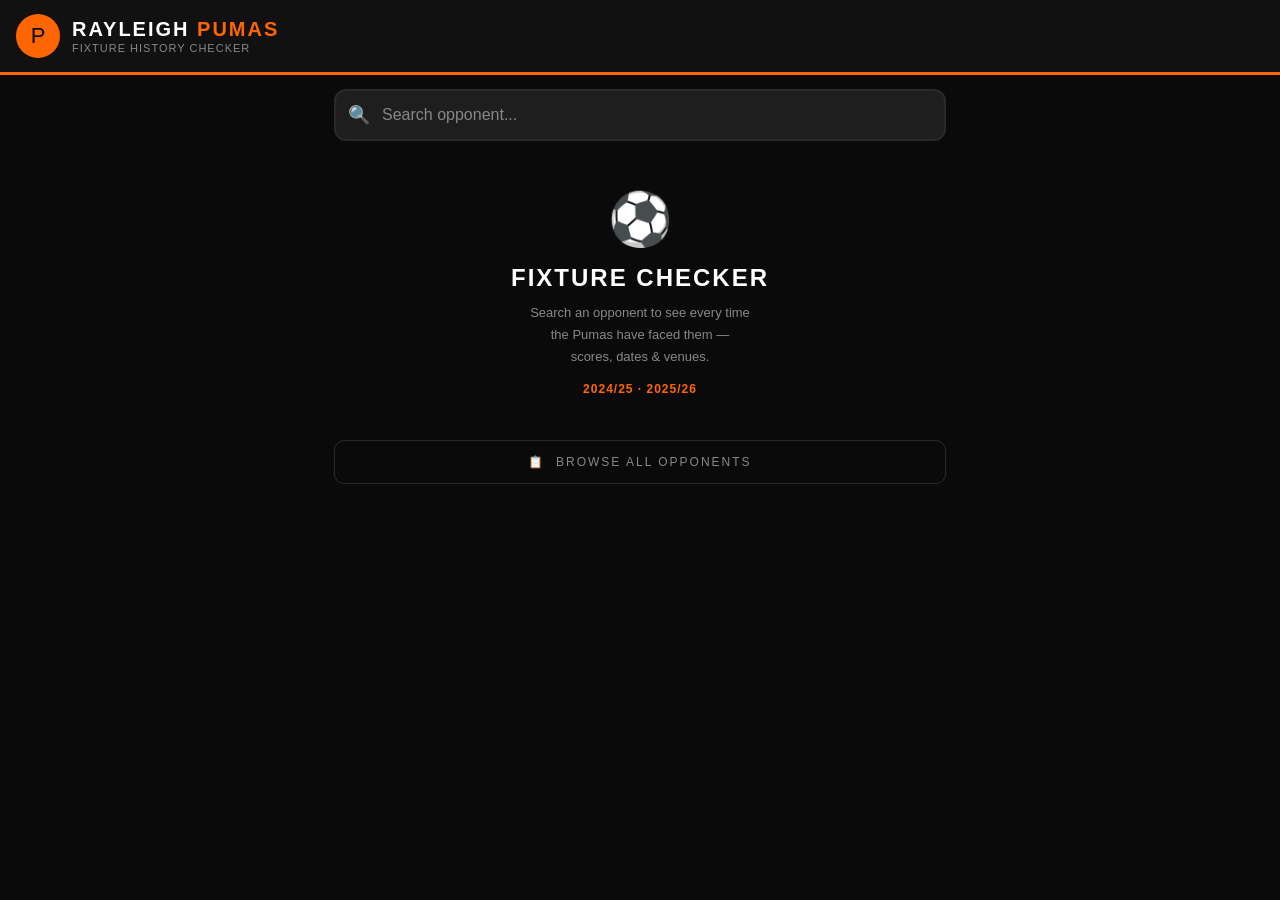
<file: pumas_fixture_checker_2.html>
<!DOCTYPE html>
<html lang="en">
<head>
<meta charset="UTF-8">
<meta name="viewport" content="width=device-width, initial-scale=1.0, maximum-scale=1.0, user-scalable=no, viewport-fit=cover">
<meta name="apple-mobile-web-app-capable" content="yes">
<meta name="apple-mobile-web-app-status-bar-style" content="black-translucent">
<meta name="apple-mobile-web-app-title" content="Pumas FC">
<meta name="theme-color" content="#FF6600">
<title>Pumas FC · Fixture Checker</title>
<link rel="apple-touch-icon" href="data:image/svg+xml,%3Csvg xmlns='http://www.w3.org/2000/svg' viewBox='0 0 180 180'%3E%3Crect width='180' height='180' fill='%23FF6600' rx='40'/%3E%3Ctext x='90' y='130' text-anchor='middle' font-family='Impact,Arial' font-size='110' fill='%230a0a0a'%3EP%3C/text%3E%3C/svg%3E">
<style>
:root{--or:#FF6600;--bk:#0a0a0a;--dk:#111111;--cd:#1e1e1e;--bd:#2a2a2a;--wh:#ffffff;--wd:rgba(255,255,255,0.6);--wf:rgba(255,255,255,0.08);--gr:#888888;--re:#cc3333;--dr:#3a1010;--fh:Impact,"Arial Narrow",Arial,sans-serif;--fc:"Arial Narrow",Arial,sans-serif;}
*{box-sizing:border-box;margin:0;padding:0;-webkit-tap-highlight-color:transparent;}
html{height:100%;}
body{background:var(--bk);color:var(--wh);font-family:Arial,sans-serif;min-height:100vh;padding-bottom:env(safe-area-inset-bottom,0px);-webkit-font-smoothing:antialiased;}
.ios-tip{display:none;background:var(--dk);border:1px solid var(--or);border-radius:10px;padding:14px 16px 14px 14px;margin:10px 12px;font-size:13px;line-height:1.6;color:var(--wd);position:relative;}
.ios-tip.v{display:block;}
.ios-tip strong{color:var(--wh);}
.ios-tip .xt{position:absolute;top:8px;right:10px;background:none;border:none;color:var(--gr);font-size:18px;cursor:pointer;padding:4px;}
.hdr{background:var(--dk);border-bottom:3px solid var(--or);padding:14px 16px;display:flex;align-items:center;gap:12px;position:sticky;top:0;z-index:50;}
.badge{width:44px;height:44px;background:var(--or);border-radius:50%;display:flex;align-items:center;justify-content:center;font-family:var(--fh);font-size:22px;color:var(--bk);flex-shrink:0;}
.hdr-text h1{font-family:var(--fh);font-size:20px;letter-spacing:2px;text-transform:uppercase;line-height:1;}
.hdr-text h1 span{color:var(--or);}
.hdr-text p{font-size:11px;color:var(--gr);margin-top:3px;letter-spacing:1px;text-transform:uppercase;}
.hdr-add{margin-left:auto;background:var(--or);border:none;border-radius:8px;padding:8px 12px;font-size:11px;font-weight:700;color:var(--bk);cursor:pointer;font-family:var(--fc);letter-spacing:1px;display:none;white-space:nowrap;}
.hdr-add.v{display:block;}
.main{padding:14px 14px 20px;max-width:640px;margin:0 auto;}
.sw{position:relative;margin-bottom:8px;}
.si{width:100%;background:var(--cd);border:2px solid var(--bd);border-radius:12px;padding:15px 48px 15px 46px;color:var(--wh);font-size:16px;font-family:Arial,sans-serif;outline:none;transition:border-color 0.2s;-webkit-appearance:none;-webkit-border-radius:12px;}
.si:focus{border-color:var(--or);}
.si::placeholder{color:var(--gr);}
.si::-webkit-search-cancel-button{-webkit-appearance:none;}
.sico{position:absolute;left:14px;top:50%;transform:translateY(-50%);font-size:18px;pointer-events:none;}
.scl{position:absolute;right:10px;top:50%;transform:translateY(-50%);background:var(--bd);border:none;color:var(--wd);width:30px;height:30px;border-radius:50%;cursor:pointer;font-size:14px;display:none;align-items:center;justify-content:center;}
.scl.v{display:flex;}
.sugg{background:var(--cd);border:1px solid var(--or);border-radius:10px;overflow:hidden;margin-bottom:12px;display:none;}
.sugg.v{display:block;}
.sug{padding:13px 16px;cursor:pointer;border-bottom:1px solid var(--bd);}
.sug:last-child{border-bottom:none;}
.sug:active{background:var(--wf);}
.sn{font-weight:700;font-size:15px;color:var(--wh);}
.sm{font-size:11px;color:var(--gr);margin-top:2px;font-family:var(--fc);letter-spacing:1px;}
.hint{text-align:center;padding:40px 16px;}
.hi{font-size:52px;margin-bottom:14px;}
.hint h2{font-family:var(--fh);font-size:24px;letter-spacing:2px;color:var(--wh);margin-bottom:10px;}
.hint p{font-size:13px;color:var(--gr);line-height:1.7;}
.hs{color:var(--or);font-size:12px;margin-top:14px;font-family:var(--fc);letter-spacing:1px;font-weight:700;}
.panel{display:none;}
.panel.v{display:block;}
.th{background:var(--cd);border:1px solid var(--bd);border-radius:12px;padding:16px;margin-bottom:10px;position:relative;overflow:hidden;}
.th::before{content:'';position:absolute;top:0;left:0;right:0;height:3px;background:var(--or);}
.tn{font-family:var(--fh);font-size:24px;letter-spacing:2px;color:var(--wh);line-height:1.1;}
.pills{display:flex;gap:8px;margin-top:10px;flex-wrap:wrap;}
.pill{padding:4px 12px;border-radius:20px;font-size:11px;font-weight:700;font-family:var(--fc);letter-spacing:1px;}
.pt{background:var(--wf);color:var(--wd);}
.pw{background:rgba(255,102,0,0.2);color:var(--or);}
.pd{background:rgba(255,255,255,0.07);color:var(--wd);}
.pl{background:rgba(204,51,51,0.15);color:var(--re);}
.rb{background:var(--cd);border:1px solid var(--bd);border-radius:12px;padding:14px 16px;margin-bottom:10px;}
.rb-l{font-family:var(--fc);font-size:10px;font-weight:700;letter-spacing:2px;text-transform:uppercase;color:var(--gr);margin-bottom:10px;}
.rg{display:grid;grid-template-columns:repeat(4,1fr);gap:8px;}
.rs{text-align:center;}
.rv{font-family:var(--fh);font-size:26px;line-height:1;}
.rv.w{color:var(--or);}.rv.d{color:var(--wd);}.rv.l{color:var(--re);}.rv.g{color:var(--wh);}
.rl{font-size:10px;font-family:var(--fc);font-weight:700;letter-spacing:1px;color:var(--gr);text-transform:uppercase;margin-top:3px;}
.stag{font-family:var(--fc);font-size:11px;font-weight:700;letter-spacing:2px;text-transform:uppercase;color:var(--or);margin-bottom:6px;padding-left:2px;}
.sblk{margin-bottom:14px;}
.mc{background:var(--cd);border:1px solid var(--bd);border-radius:12px;padding:14px;margin-bottom:8px;display:flex;align-items:center;gap:12px;}
.mc-r{width:40px;height:40px;border-radius:9px;display:flex;align-items:center;justify-content:center;font-family:var(--fh);font-size:18px;flex-shrink:0;}
.mc-W{background:var(--or);color:var(--bk);}
.mc-D{background:#333;color:var(--wh);}
.mc-L{background:var(--dr);color:var(--re);border:1px solid var(--re);}
.mc-b{flex:1;min-width:0;}
.mc-sc{font-family:var(--fh);font-size:26px;letter-spacing:2px;line-height:1;}
.sw2{color:var(--or);}.sl{color:var(--re);}.sd{color:var(--wd);}
.sep{color:var(--gr);font-size:18px;}
.mc-m{display:flex;gap:8px;align-items:center;margin-top:5px;flex-wrap:wrap;}
.mc-d{font-size:12px;color:var(--gr);}
.vp{font-size:10px;font-weight:700;font-family:var(--fc);letter-spacing:1px;padding:2px 8px;border-radius:4px;}
.vH{background:rgba(255,102,0,0.2);color:var(--or);}
.vA{background:var(--wf);color:var(--wd);}
.mc-n{font-size:11px;margin-top:4px;}
.nr{background:var(--cd);border:2px dashed var(--bd);border-radius:12px;padding:28px;text-align:center;}
.nr-i{font-size:40px;margin-bottom:10px;}
.nr h3{font-family:var(--fh);font-size:20px;letter-spacing:1px;color:var(--wh);margin-bottom:8px;}
.nr p{font-size:13px;color:var(--gr);line-height:1.7;}
.ntag{color:var(--or);font-size:13px;font-weight:700;margin-top:10px;font-family:var(--fc);letter-spacing:1px;}
.all-btn{width:100%;background:none;border:1px solid var(--bd);border-radius:10px;padding:14px;color:var(--gr);font-size:12px;font-family:var(--fc);letter-spacing:2px;cursor:pointer;text-transform:uppercase;margin-top:4px;-webkit-appearance:none;}
.all-btn:active{border-color:var(--or);color:var(--or);}
.bk{background:none;border:none;color:var(--or);font-size:13px;font-family:var(--fc);font-weight:700;letter-spacing:1px;cursor:pointer;padding:0 0 12px 0;display:none;text-transform:uppercase;}
.bk.v{display:block;}
.or{background:var(--cd);border:1px solid var(--bd);border-radius:10px;margin-bottom:6px;padding:13px 16px;cursor:pointer;}
.or:active{background:var(--wf);}
.on2{font-weight:700;font-size:15px;color:var(--wh);}
.om{font-size:11px;color:var(--gr);margin-top:2px;font-family:var(--fc);letter-spacing:1px;}
button,.sug,.or{min-height:44px;}
</style>
</head>
<body>
<div class="ios-tip" id="itip">
  <button class="xt" onclick="dismissTip()">&#x2715;</button>
  <strong>&#128242; Add to Home Screen</strong><br>
  Tap the <strong>Share</strong> button (&#9633;&#8679;) at the bottom of your browser, then tap <strong>"Add to Home Screen"</strong>. It installs like an app and works offline!
</div>
<header class="hdr">
  <div class="badge">P</div>
  <div class="hdr-text">
    <h1>RAYLEIGH <span>PUMAS</span></h1>
    <p>Fixture History Checker</p>
  </div>
  <button class="hdr-add" id="hadd" onclick="toggleTip()">&#43; Install</button>
</header>
<div class="main">
  <div class="sw">
    <span class="sico">&#128269;</span>
    <input class="si" id="si" type="search" placeholder="Search opponent..." autocomplete="off" autocorrect="off" autocapitalize="off" spellcheck="false">
    <button class="scl" id="scl" onclick="clearSearch()">&#x2715;</button>
  </div>
  <div class="sugg" id="sugg"></div>
  <button class="bk" id="bk" onclick="goBack()">&#8592; All opponents</button>
  <div class="hint" id="hint">
    <div class="hi">&#9917;</div>
    <h2>FIXTURE CHECKER</h2>
    <p>Search an opponent to see every time<br>the Pumas have faced them &mdash;<br>scores, dates &amp; venues.</p>
    <div class="hs">2024/25 &middot; 2025/26</div>
  </div>
  <div class="panel" id="panel"></div>
  <button class="all-btn" id="allb" onclick="showAll()">&#128203; &nbsp;Browse All Opponents</button>
</div>
<script>
(function(){
  var isIOS=/iPad|iPhone|iPod/.test(navigator.userAgent)&&!window.MSStream;
  var isStandalone=window.matchMedia('(display-mode:standalone)').matches||window.navigator.standalone;
  if(isIOS&&!isStandalone){
    document.getElementById('hadd').classList.add('v');
    if(!localStorage.getItem('tip-seen')){
      setTimeout(function(){document.getElementById('itip').classList.add('v');},1200);
    }
  }
  window.toggleTip=function(){document.getElementById('itip').classList.toggle('v');};
  window.dismissTip=function(){document.getElementById('itip').classList.remove('v');localStorage.setItem('tip-seen','1');};
  var deferredPrompt=null;
  window.addEventListener('beforeinstallprompt',function(e){
    e.preventDefault();deferredPrompt=e;
    if(!isStandalone&&!localStorage.getItem('banner-dismissed')){
      var b=document.getElementById('hadd');
      b.textContent='+ Install';b.classList.add('v');
      b.onclick=function(){deferredPrompt.prompt();deferredPrompt.userChoice.then(function(){deferredPrompt=null;b.classList.remove('v');});};
    }
  });
})();

var M=[
{s:"2025/26",d:"21 Sep 2025",op:"Hadleigh Red",v:"H",r:"W",p:4,o:1},
{s:"2025/26",d:"28 Sep 2025",op:"Runwell Sports Blue",v:"H",r:"W",p:4,o:2},
{s:"2025/26",d:"05 Oct 2025",op:"Corringham Cosmos",v:"H",r:"D",p:3,o:3},
{s:"2025/26",d:"12 Oct 2025",op:"Trinity Leopards",v:"A",r:"W",p:2,o:1},
{s:"2025/26",d:"19 Oct 2025",op:"Leigh Rockets Tigers",v:"H",r:"L",p:2,o:3},
{s:"2025/26",d:"26 Oct 2025",op:"Rochford Sports",v:"A",r:"W",p:9,o:0},
{s:"2025/26",d:"02 Nov 2025",op:"Leigh Ramblers Yellow",v:"H",r:"W",p:5,o:1},
{s:"2025/26",d:"09 Nov 2025",op:"Tilbury Rhinos",v:"A",r:"D",p:4,o:4},
{s:"2025/26",d:"16 Nov 2025",op:"Catholic United Lions",v:"H",r:"L",p:0,o:4},
{s:"2025/26",d:"30 Nov 2025",op:"Corringham Cosmos",v:"H",r:"L",p:0,o:1},
{s:"2025/26",d:"07 Dec 2025",op:"Corinthians",v:"A",r:"D",p:1,o:1},
{s:"2025/26",d:"14 Dec 2025",op:"Wickford Wolves",v:"H",r:"W",p:2,o:0},
{s:"2025/26",d:"11 Jan 2026",op:"Hadleigh Red",v:"A",r:"L",p:1,o:2},
{s:"2025/26",d:"18 Jan 2026",op:"White Ensign",v:"H",r:"W",p:3,o:0},
{s:"2025/26",d:"25 Jan 2026",op:"New Level Soccer",v:"H",r:"W",p:8,o:0},
{s:"2025/26",d:"01 Mar 2026",op:"Corinthians Lions",v:"A",r:"D",p:2,o:2},
{s:"2025/26",d:"08 Mar 2026",op:"Corringham Cosmos",v:"H",r:"W",p:4,o:0},
{s:"2025/26",d:"15 Mar 2026",op:"Wickford Wolves Orange",v:"A",r:"D",p:0,o:0},
{s:"2025/26",d:"22 Mar 2026",op:"Wickford Wolves Grey",v:"H",r:"W",p:3,o:2},
{s:"2025/26",d:"28 Mar 2026",op:"Hadleigh Red",v:"H",r:"W",p:5,o:3},
{s:"2025/26",d:"05 Apr 2026",op:"White Ensign",v:"A",r:"W",p:9,o:0},
{s:"2025/26",d:"12 Apr 2026",op:"New Level Soccer",v:"A",r:"L",p:2,o:3},
{s:"2025/26",d:"19 Apr 2026",op:"Sporting Basildon",v:"H",r:"W",p:2,o:1},
{s:"2025/26",d:"26 Apr 2026",op:"Hawkwell Athletic Falcons",v:"A",r:"D",p:2,o:2},
{s:"2024/25",d:"15 Sep 2024",op:"Leigh Ramblers Purple",v:"H",r:"W",p:7,o:1},
{s:"2024/25",d:"22 Sep 2024",op:"Academy Tigers",v:"H",r:"W",p:11,o:0},
{s:"2024/25",d:"29 Sep 2024",op:"Wickford Wolves",v:"A",r:"D",p:5,o:5},
{s:"2024/25",d:"06 Oct 2024",op:"Wickford Orange",v:"H",r:"W",p:6,o:0},
{s:"2024/25",d:"20 Oct 2024",op:"Corinthians Lions",v:"A",r:"L",p:3,o:4},
{s:"2024/25",d:"27 Oct 2024",op:"Academy Tigers",v:"H",r:"W",p:9,o:1},
{s:"2024/25",d:"03 Nov 2024",op:"Wickford Wolves",v:"A",r:"D",p:9,o:9},
{s:"2024/25",d:"10 Nov 2024",op:"Wickford Orange",v:"H",r:"W",p:7,o:2},
{s:"2024/25",d:"17 Nov 2024",op:"New Level Soccer Leopards",v:"H",r:"W",p:7,o:3},
{s:"2024/25",d:"24 Nov 2024",op:"Leigh Rockets Tigers",v:"A",r:"L",p:2,o:6},
{s:"2024/25",d:"01 Dec 2024",op:"Great Wakering U9 Girls",v:"H",r:"W",p:14,o:1},
{s:"2024/25",d:"15 Dec 2024",op:"Woodham Radars Warriors",v:"H",r:"W",p:7,o:1},
{s:"2024/25",d:"22 Dec 2024",op:"Great Wakering Tigers",v:"A",r:"W",p:5,o:0},
{s:"2024/25",d:"25 Jan 2025",op:"Great Wakering Colts",v:"H",r:"W",p:7,o:1},
{s:"2024/25",d:"16 Feb 2025",op:"Trinity Pumas",v:"A",r:"L",p:1,o:8},
{s:"2024/25",d:"02 Mar 2025",op:"Great Wakering Tigers",v:"A",r:"W",p:5,o:1},
{s:"2024/25",d:"09 Mar 2025",op:"Benfleet Youth Red",v:"H",r:"W",p:3,o:1},
{s:"2024/25",d:"16 Mar 2025",op:"Thundersley Leopards",v:"A",r:"W",p:6,o:3},
{s:"2024/25",d:"23 Mar 2025",op:"Leigh Ramblers Purple",v:"H",r:"W",p:6,o:1},
{s:"2024/25",d:"30 Mar 2025",op:"Corinthians Lions",v:"A",r:"W",p:4,o:1},
{s:"2024/25",d:"06 Apr 2025",op:"Academy Tigers",v:"H",r:"D",p:1,o:1},
{s:"2024/25",d:"13 Apr 2025",op:"Wickford Wolves",v:"A",r:"D",p:2,o:2},
{s:"2024/25",d:"20 Apr 2025",op:"Wickford Orange",v:"H",r:"W",p:10,o:1}
];

function norm(s){return s.toLowerCase().replace(/[^a-z0-9 ]/g,'').trim();}
var TM={};
M.forEach(function(m){var k=norm(m.op);if(!TM[k]){TM[k]={display:m.op,count:0,seasons:[],w:0,d:0,l:0};}TM[k].count++;if(TM[k].seasons.indexOf(m.s)===-1)TM[k].seasons.push(m.s);if(m.r==='W')TM[k].w++;else if(m.r==='D')TM[k].d++;else TM[k].l++;});

var si=document.getElementById('si'),scl=document.getElementById('scl'),sugg=document.getElementById('sugg'),panel=document.getElementById('panel'),hint=document.getElementById('hint'),allb=document.getElementById('allb'),bk=document.getElementById('bk');

si.addEventListener('input',function(){
  var q=this.value.trim();
  scl.className='scl'+(q?' v':'');
  if(!q){hideSugg();hint.style.display='';panel.className='panel';allb.style.display='block';bk.className='bk';return;}
  var nq=norm(q),hits=Object.keys(TM).filter(function(k){return k.indexOf(nq)!==-1;}).sort();
  if(!hits.length){hideSugg();showPanel('<div class="nr"><div class="nr-i">&#128270;</div><h3>NOT FOUND</h3><p>No opponent matching "<strong>'+q+'</strong>".<br>Try a shorter term e.g. "Wickford" or "Leigh".</p></div>');return;}
  buildSugg(hits);
});

function buildSugg(keys){
  sugg.innerHTML='';
  keys.slice(0,10).forEach(function(k){
    var t=TM[k],d=document.createElement('div');d.className='sug';
    d.innerHTML='<div class="sn">'+t.display+'</div><div class="sm">'+t.count+' game'+(t.count!==1?'s':'')+' &middot; '+t.seasons.join(' &amp; ')+(t.w?' &middot; <span style="color:var(--or)">W'+t.w+'</span>':'')+(t.d?' <span style="color:var(--wd)">D'+t.d+'</span>':'')+(t.l?' <span style="color:var(--re)">L'+t.l+'</span>':'')+'</div>';
    d.addEventListener('click',function(){selectTeam(t.display);});
    sugg.appendChild(d);
  });
  sugg.className='sugg v';hint.style.display='none';panel.className='panel';allb.style.display='none';
}
function hideSugg(){sugg.className='sugg';}
function showPanel(html){hint.style.display='none';panel.className='panel v';panel.innerHTML=html;allb.style.display='none';}
function clearSearch(){si.value='';scl.className='scl';hideSugg();hint.style.display='';panel.className='panel';allb.style.display='block';bk.className='bk';}
function goBack(){si.value='';scl.className='scl';hideSugg();bk.className='bk';showAll();}
function selectTeam(name){
  si.value=name;scl.className='scl v';hideSugg();bk.className='bk v';
  renderTeam(name);allb.style.display='none';
  window.scrollTo({top:0,behavior:'smooth'});
}
function renderTeam(name){
  var nq=norm(name),found=M.filter(function(m){return norm(m.op)===nq;});
  if(!found.length)found=M.filter(function(m){return norm(m.op).indexOf(nq)!==-1||nq.indexOf(norm(m.op))!==-1;});
  if(!found.length){showPanel('<div class="nr"><div class="nr-i">&#128290;</div><h3>FIRST MEETING</h3><p>No recorded games against <strong>'+name+'</strong>.</p><div class="ntag">This will be a first encounter!</div></div>');return;}
  var w=0,d=0,l=0,gf=0,ga=0;
  found.forEach(function(m){if(m.r==='W')w++;else if(m.r==='D')d++;else l++;gf+=m.p;ga+=m.o;});
  var h='';
  h+='<div class="th"><div class="tn">'+name+'</div><div class="pills"><span class="pill pt">'+found.length+' game'+(found.length!==1?'s':'')+'</span>'+(w?'<span class="pill pw">'+w+' Win'+(w!==1?'s':'')+'</span>':'')+(d?'<span class="pill pd">'+d+' Draw'+(d!==1?'s':'')+'</span>':'')+(l?'<span class="pill pl">'+l+' Loss'+(l!==1?'es':'')+'</span>':'')+'</div></div>';
  h+='<div class="rb"><div class="rb-l">Record vs '+name+'</div><div class="rg"><div class="rs"><div class="rv w">'+w+'</div><div class="rl">Wins</div></div><div class="rs"><div class="rv d">'+d+'</div><div class="rl">Draws</div></div><div class="rs"><div class="rv l">'+l+'</div><div class="rl">Losses</div></div><div class="rs"><div class="rv g">'+gf+'-'+ga+'</div><div class="rl">Goals</div></div></div></div>';
  var seasons={};
  found.forEach(function(m){if(!seasons[m.s])seasons[m.s]=[];seasons[m.s].push(m);});
  Object.keys(seasons).sort().reverse().forEach(function(s){
    h+='<div class="sblk"><div class="stag">'+s+' Season</div>';
    seasons[s].forEach(function(m){
      var note=m.r==='W'?'<div class="mc-n" style="color:var(--or)">&#10003; Pumas won</div>':m.r==='L'?'<div class="mc-n" style="color:var(--re)">&#10007; Pumas lost</div>':'<div class="mc-n" style="color:var(--wd)">&#8212; Draw</div>';
      var sc2=m.r==='W'?'sw2':m.r==='L'?'sl':'sd';
      h+='<div class="mc"><div class="mc-r mc-'+m.r+'">'+m.r+'</div><div class="mc-b"><div class="mc-sc"><span class="'+sc2+'">'+m.p+'</span><span class="sep"> &ndash; </span><span class="'+(m.r==='L'?'sl':m.r==='D'?'sd':'')+'">'+m.o+'</span></div><div class="mc-m"><span class="mc-d">'+m.d+'</span><span class="vp v'+m.v+'">'+(m.v==='H'?'Home':'Away')+'</span></div>'+note+'</div></div>';
    });
    h+='</div>';
  });
  showPanel(h);
}
function showAll(){
  hint.style.display='none';allb.style.display='none';bk.className='bk';
  var keys=Object.keys(TM).sort();
  var h='<div style="margin-bottom:14px"><div style="font-family:var(--fh);font-size:18px;letter-spacing:2px;color:var(--wh)">ALL OPPONENTS</div><div style="font-size:12px;color:var(--gr);margin-top:4px">'+keys.length+' teams &middot; 2 seasons</div></div>';
  keys.forEach(function(k){
    var t=TM[k],safe=t.display.replace(/\\/g,'\\\\').replace(/'/g,"\\'");
    h+='<div class="or" onclick="selectTeam(\''+safe+'\')"><div class="on2">'+t.display+'</div><div class="om">'+t.count+' game'+(t.count!==1?'s':'')+' &middot; '+t.seasons.join(' &amp; ')+(t.w?' &middot; <span style="color:var(--or)">W'+t.w+'</span>':'')+(t.d?' <span style="color:var(--wd)">D'+t.d+'</span>':'')+(t.l?' <span style="color:var(--re)">L'+t.l+'</span>':'')+'</div></div>';
  });
  panel.innerHTML=h;panel.className='panel v';
}
</script>
</body>
</html>
</file>
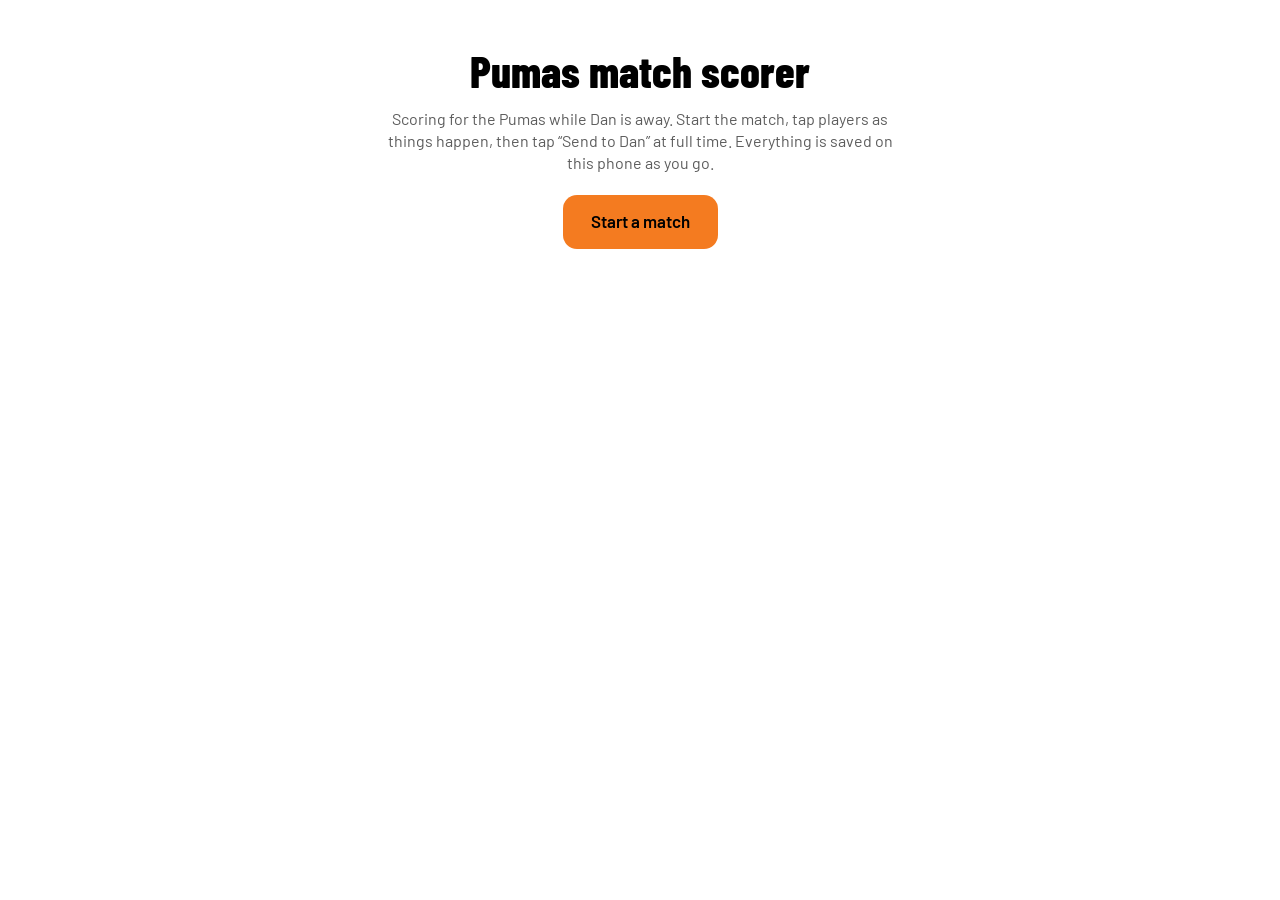
<file: scorer.html>
<!doctype html>
<html lang="en">
<head>
<meta charset="utf-8">
<meta name="viewport" content="width=device-width, initial-scale=1, viewport-fit=cover">
<title>Pumas match scorer</title>
<meta name="robots" content="noindex">
<link rel="preconnect" href="https://fonts.googleapis.com">
<link href="https://fonts.googleapis.com/css2?family=Barlow+Condensed:wght@600;800&family=Barlow:wght@400;600&display=swap" rel="stylesheet">
<style>
[hidden]{display:none!important}
:root{
  --bg:#ffffff; --ink:#000000; --muted:#5c5c5c; --line:#e3e3e3; --chip:#f3f3f3;
  --orange:#F47B20; --on-orange:#000000;
  color-scheme:light;
  box-sizing:border-box;
  padding-top:env(safe-area-inset-top,0px);
  padding-bottom:env(safe-area-inset-bottom,0px);
}
@media (prefers-color-scheme:dark){
  :root:not([data-theme="light"]){ --bg:#000000; --ink:#ffffff; --muted:#a3a3a3; --line:#2a2a2a; --chip:#161616; color-scheme:dark; }
}
:root[data-theme="dark"]{ --bg:#000000; --ink:#ffffff; --muted:#a3a3a3; --line:#2a2a2a; --chip:#161616; color-scheme:dark; }
html{ scroll-padding-top:env(safe-area-inset-top,0px); }
*,*::before,*::after{ box-sizing:border-box; }
body{ margin:0; background:var(--bg); color:var(--ink); font-family:"Barlow",system-ui,-apple-system,sans-serif; font-size:16px; line-height:1.4; }
button{ font:inherit; color:inherit; }
.wrap{ max-width:560px; margin:0 auto; padding:0 14px 96px; }

/* scoreboard */
.board{ position:sticky; top:env(safe-area-inset-top,0px); z-index:5; background:var(--orange); color:var(--on-orange); margin:0 -14px; padding:8px 14px 8px; }
.board-top{ display:flex; justify-content:space-between; align-items:center; gap:10px; font-size:14px; font-weight:600; }
.board-top button{ background:transparent; border:2px solid var(--on-orange); border-radius:999px; padding:4px 12px; cursor:pointer; font-weight:600; font-size:14px; }
.score{ display:grid; grid-template-columns:minmax(0,1fr) auto minmax(0,1fr); align-items:center; gap:8px; margin-top:4px; }
.oppwrap{ display:flex; align-items:center; justify-content:flex-end; gap:6px; min-width:0; }
.team{ font-family:"Barlow Condensed",sans-serif; font-weight:600; font-size:20px; line-height:1.05; overflow-wrap:anywhere; }
.team.right{ text-align:right; }
.nums{ font-family:"Barlow Condensed",sans-serif; font-weight:800; font-size:44px; line-height:.95; display:flex; align-items:center; gap:8px; font-variant-numeric:tabular-nums; }
.opp-ctl{ display:flex; justify-content:flex-end; gap:8px; margin-top:6px; }
.opp-ctl{ display:flex; gap:4px; margin:0; flex:none; }
.opp-ctl button{ width:36px; height:34px; border-radius:10px; border:2px solid var(--on-orange); background:transparent; font-weight:800; font-size:20px; cursor:pointer; }
.opp-ctl span{ align-self:center; font-size:13px; font-weight:600; margin-right:auto; }

/* clock */
.clock{ display:flex; align-items:center; gap:10px; }
.clock .time{ font-family:"Barlow Condensed",sans-serif; font-weight:800; font-size:30px; line-height:1; font-variant-numeric:tabular-nums; }
.clock .phase{ font-size:13px; font-weight:600; margin-right:auto; line-height:1.15; min-width:0; }
.clock .phase small{ display:block; font-weight:400; font-size:12px; }
.clock button{ white-space:nowrap; flex:none; height:36px; border-radius:999px; border:2px solid var(--on-orange); background:var(--on-orange); color:var(--orange); font-weight:600; font-size:14px; padding:0 14px; cursor:pointer; }
.clock button[hidden], .addt[hidden]{ display:none; }
.clock .creset{ background:transparent; color:var(--on-orange); padding:0 10px; font-size:18px; }
.clock .creset.armed{ background:var(--on-orange); color:var(--orange); font-size:14px; }
.addt{ font-family:"Barlow Condensed",sans-serif; font-weight:800; font-size:20px; line-height:1; background:var(--on-orange); color:var(--orange); border-radius:6px; padding:2px 6px; margin-left:-4px; font-variant-numeric:tabular-nums; }
/* key */
.key{ display:grid; grid-template-columns:repeat(3,1fr); gap:6px; margin:14px 0 6px; padding-left:136px; font-size:13px; color:var(--muted); text-align:center; }

/* players */
.modes{ display:grid; grid-template-columns:1fr 1fr; gap:6px; margin:12px 0 4px; background:var(--chip); padding:4px; border-radius:14px; }
.modes button{ white-space:nowrap; font-size:14px; padding:0 4px; height:44px; border-radius:10px; border:0; background:transparent; font-weight:600; cursor:pointer; color:var(--muted); }
.modes button[aria-pressed="true"]{ background:var(--ink); color:var(--bg); }
.modes button:focus-visible{ outline:3px solid var(--orange); outline-offset:2px; }
.wins{ display:grid; grid-template-columns:1fr 1fr; gap:8px; margin-top:10px; }
.wins[hidden], .stats3[hidden]{ display:none; }
.wtile{ height:84px; border-radius:16px; border:0; background:var(--chip); cursor:pointer; display:grid; grid-template-columns:auto 1fr auto; align-items:center; gap:8px; padding:0 10px; text-align:left; min-width:0; touch-action:manipulation; -webkit-tap-highlight-color:transparent; user-select:none; -webkit-user-select:none; }
.wtile .name{ min-width:0; }
.wtile .wn{ font-family:"Barlow Condensed",sans-serif; font-weight:800; font-size:36px; line-height:1; font-variant-numeric:tabular-nums; }
.wtile.has .wn{ color:var(--orange); }
.att{ margin:12px 0 0; border:2px solid var(--line); border-radius:14px; }
.att summary{ list-style:none; cursor:pointer; padding:10px 14px; display:flex; justify-content:space-between; align-items:center; gap:10px; font-weight:600; }
.att summary::-webkit-details-marker{ display:none; }
.att summary .hint{ color:var(--muted); font-weight:400; font-size:14px; }
.att summary:focus-visible{ outline:3px solid var(--orange); outline-offset:2px; border-radius:12px; }
.att[open] summary .hint::after{ content:' \25B4'; }
.att:not([open]) summary .hint::after{ content:' \25BE'; }
.attgrid{ display:grid; grid-template-columns:minmax(0,1fr) minmax(0,1fr); gap:8px; padding:0 10px 12px; }
.attgrid p{ grid-column:1 / -1; margin:0 4px 2px; color:var(--muted); font-size:14px; }
.achip{ min-width:0; height:48px; border-radius:12px; border:2px solid var(--line); background:var(--chip); display:flex; align-items:center; gap:10px; padding:0 10px; cursor:pointer; text-align:left; }
.achip .no{ width:30px; height:30px; font-size:14px; }
.achip .name{ min-width:0; overflow:hidden; text-overflow:ellipsis; white-space:nowrap; }
.achip .st{ margin-left:auto; flex:none; font-size:13px; color:var(--muted); font-weight:600; }
.achip.out{ border-color:var(--orange); background:transparent; }
.achip.out .name{ text-decoration:line-through; color:var(--muted); }
.achip.out .st{ color:var(--orange); }
.achip:focus-visible{ outline:3px solid var(--orange); outline-offset:2px; }
.player.away, .wtile.away{ opacity:.35; }
.wtile.flash{ background:var(--orange); color:var(--on-orange); }
.wtile.flash .wn{ color:var(--on-orange); }
.wtile:focus-visible{ outline:3px solid var(--orange); outline-offset:2px; }
.player{ display:grid; grid-template-columns:130px repeat(3,1fr); gap:6px; align-items:center; padding:8px 0; border-bottom:1px solid var(--line); }
.who{ display:flex; align-items:center; gap:8px; min-width:0; }
.no{ flex:none; width:36px; height:36px; border-radius:50%; background:var(--ink); color:var(--bg); display:grid; place-items:center; font-family:"Barlow Condensed",sans-serif; font-weight:800; font-size:17px; }
.name{ font-family:"Barlow Condensed",sans-serif; font-weight:600; font-size:20px; white-space:nowrap; overflow:hidden; text-overflow:ellipsis; }
.tap{ height:56px; border-radius:12px; border:0; background:var(--chip); cursor:pointer; display:flex; flex-direction:column; align-items:center; justify-content:center; font-family:"Barlow Condensed",sans-serif; font-weight:800; font-size:26px; line-height:1; font-variant-numeric:tabular-nums; touch-action:manipulation; -webkit-tap-highlight-color:transparent; }
.tap small{ font-family:"Barlow",sans-serif; font-weight:600; font-size:11px; color:var(--muted); margin-top:2px; }
.tap.has{ background:var(--ink); color:var(--bg); }
.tap.has small{ color:var(--bg); opacity:.75; }
.tap.flash{ background:var(--orange); color:var(--on-orange); }
.tap:focus-visible,.board button:focus-visible,.bar button:focus-visible,.list button:focus-visible{ outline:3px solid var(--orange); outline-offset:2px; }

/* bottom bar */
.bar{ position:fixed; left:0; right:0; bottom:0; padding:10px 14px calc(10px + env(safe-area-inset-bottom,0px)); background:var(--bg); border-top:1px solid var(--line); display:flex; gap:8px; justify-content:center; z-index:6; }
.bar button{ flex:1; max-width:180px; font-size:14px; padding:0 4px; height:48px; border-radius:12px; border:2px solid var(--ink); background:transparent; font-weight:600; cursor:pointer; }
.bar button.primary{ background:var(--ink); color:var(--bg); }
.bar button:disabled{ opacity:.35; cursor:default; }

/* sheets */
.sheet{ position:fixed; inset:0; z-index:10; background:var(--bg); overflow:auto; padding:calc(16px + env(safe-area-inset-top,0px)) 14px calc(24px + env(safe-area-inset-bottom,0px)); }
.sheet[hidden]{ display:none; }
.sheet h2{ font-family:"Barlow Condensed",sans-serif; font-weight:800; font-size:34px; margin:0 0 4px; }
.sheet p.note{ color:var(--muted); margin:0 0 16px; }
.field{ display:block; margin:0 0 14px; }
.field span{ display:block; font-weight:600; margin-bottom:6px; }
.field input{ width:100%; height:48px; border-radius:12px; border:2px solid var(--line); background:var(--chip); color:var(--ink); padding:0 12px; font:inherit; }
.seg{ display:flex; gap:8px; }
.seg button{ flex:1; height:48px; border-radius:12px; border:2px solid var(--line); background:var(--chip); font-weight:600; cursor:pointer; }
.seg button[aria-pressed="true"]{ border-color:var(--ink); background:var(--ink); color:var(--bg); }
.row-btns{ display:flex; gap:8px; margin-top:8px; }
.row-btns button{ flex:1; height:50px; border-radius:12px; border:2px solid var(--ink); background:transparent; font-weight:600; cursor:pointer; }
.row-btns button.primary{ background:var(--orange); border-color:var(--orange); color:var(--on-orange); }
.list{ list-style:none; margin:0 0 18px; padding:0; }
.list li{ border-bottom:1px solid var(--line); }
.list button{ width:100%; text-align:left; background:none; border:0; padding:12px 2px; cursor:pointer; display:flex; justify-content:space-between; gap:10px; }
.list .res{ font-family:"Barlow Condensed",sans-serif; font-weight:800; font-size:22px; font-variant-numeric:tabular-nums; }
.form{ margin:0 0 14px; padding:12px 14px; border-radius:14px; background:var(--chip); }
.form[hidden]{ display:none; }
.form .fl{ font-size:13px; color:var(--muted); font-weight:600; margin:0 0 8px; }
.form .chips{ display:flex; gap:6px; flex-wrap:wrap; }
.wdl{ display:inline-grid; place-items:center; width:34px; height:34px; border-radius:8px; font-family:"Barlow Condensed",sans-serif; font-weight:800; font-size:20px; flex:none; }
.wdl.W{ background:var(--orange); color:var(--on-orange); }
.wdl.D{ background:var(--line); color:var(--ink); }
.wdl.L{ background:var(--ink); color:var(--bg); }
.wdl.live{ background:transparent; border:2px dashed var(--muted); color:var(--muted); font-size:13px; }
.form .rec{ margin:10px 0 0; font-family:"Barlow Condensed",sans-serif; font-weight:600; font-size:19px; }
.list .resw{ display:flex; align-items:center; gap:10px; }
.list .meta{ color:var(--muted); font-size:14px; }
.tablewrap{ overflow-x:auto; }
table{ width:100%; border-collapse:collapse; font-variant-numeric:tabular-nums; table-layout:fixed; }
#totTable th:first-child,#totTable td:first-child{ width:24%; }
#totTable td{ font-size:19px; }
#totTable th:not(:first-child),#totTable td:not(:first-child){ text-align:center; padding-left:2px; padding-right:2px; }
#totTable th{ white-space:nowrap; overflow:hidden; text-overflow:ellipsis; }
th,td{ padding:10px 6px; border-bottom:1px solid var(--line); text-align:right; }
th:first-child,td:first-child{ text-align:left; }
th{ font-size:13px; color:var(--muted); font-weight:600; }
td{ font-family:"Barlow Condensed",sans-serif; font-weight:600; font-size:20px; }
td:first-child{ font-weight:600; }
.awards{ margin:22px 0 0; display:grid; gap:12px; }
.awards h3{ font-family:"Barlow Condensed",sans-serif; font-weight:800; font-size:24px; margin:0; }
.award{ display:grid; grid-template-columns:1fr 1.3fr; gap:10px; align-items:center; }
.award span{ font-weight:600; }
.award select{ width:100%; height:48px; border-radius:12px; border:2px solid var(--line); background:var(--chip); color:var(--ink); padding:0 10px; font:inherit; font-weight:600; }
.award select.set{ border-color:var(--orange); }
.award select:focus-visible{ outline:3px solid var(--orange); outline-offset:2px; }
.award .votebtn{ grid-column:1 / -1; height:48px; border-radius:12px; border:2px solid var(--orange); background:transparent; color:var(--ink); font-weight:600; cursor:pointer; }
.vote{ position:fixed; inset:0; z-index:30; background:var(--bg); overflow:auto; padding:calc(14px + env(safe-area-inset-top,0px)) 14px calc(20px + env(safe-area-inset-bottom,0px)); display:flex; flex-direction:column; }
.vote[hidden]{ display:none; }
.vote-top{ display:flex; justify-content:space-between; align-items:center; gap:10px; font-size:14px; color:var(--muted); }
.vote-top button{ background:transparent; border:2px solid var(--line); color:var(--ink); border-radius:999px; padding:6px 12px; font-weight:600; cursor:pointer; }
.vote h2{ font-family:"Barlow Condensed",sans-serif; font-weight:800; font-size:40px; line-height:1; margin:18px 0 6px; }
.vote p.lead{ color:var(--muted); margin:0 0 18px; }
.vgrid{ display:grid; grid-template-columns:1fr 1fr; gap:10px; }
.vgrid button{ height:76px; border-radius:14px; border:2px solid var(--line); background:var(--chip); display:flex; align-items:center; gap:12px; padding:0 14px; cursor:pointer; text-align:left; }
.vgrid button .no{ width:40px; height:40px; }
.vgrid button .name{ font-size:24px; }
.vgrid button:active,.vgrid button:focus-visible{ border-color:var(--orange); outline:none; }
.vbig{ margin:auto 0; text-align:center; padding:30px 0; }
.vbig .huge{ font-family:"Barlow Condensed",sans-serif; font-weight:800; font-size:64px; line-height:1; margin:0 0 10px; }
.vbig p{ color:var(--muted); margin:0 0 24px; }
.vbtn{ display:block; width:100%; height:58px; border-radius:14px; border:0; background:var(--orange); color:var(--on-orange); font-weight:600; font-size:18px; cursor:pointer; margin-top:10px; }
.vbtn.ghost{ background:transparent; border:2px solid var(--ink); color:var(--ink); }
.vcount{ font-family:"Barlow Condensed",sans-serif; font-weight:800; font-size:22px; color:var(--ink); }
.vres{ list-style:none; padding:0; margin:0 0 10px; }
.vres li{ display:flex; justify-content:space-between; align-items:center; padding:12px 2px; border-bottom:1px solid var(--line); font-family:"Barlow Condensed",sans-serif; font-weight:600; font-size:24px; }
.vres li.win{ color:var(--orange); font-weight:800; }
.vpoll{ display:grid; grid-template-columns:1fr auto auto auto; gap:8px; align-items:center; padding:6px 0; border-bottom:1px solid var(--line); }
.vpoll span.n{ font-family:"Barlow Condensed",sans-serif; font-weight:800; font-size:22px; min-width:28px; text-align:center; }
.vpoll{ padding:8px 0; } .vpoll .name{ font-size:24px; } .vpoll button{ width:56px; height:52px; border-radius:10px; border:2px solid var(--ink); background:transparent; font-weight:800; font-size:20px; cursor:pointer; }
/* dashboard */
.dash{ position:fixed; inset:0; z-index:12; background:var(--bg); overflow:auto; padding:0 0 calc(90px + env(safe-area-inset-bottom,0px)); }
.dash[hidden]{ display:none; }
.dash.viewer{ padding-bottom:calc(24px + env(safe-area-inset-bottom,0px)); }
.dwrap{ max-width:560px; margin:0 auto; padding:0 14px; }
.dhead{ background:var(--ink); color:var(--bg); padding:calc(18px + env(safe-area-inset-top,0px)) 18px 18px; }
.dhead .club{ font-size:13px; font-weight:600; letter-spacing:.18em; text-transform:uppercase; color:var(--orange); margin:0; }
.dhead h1{ font-family:"Barlow Condensed",sans-serif; font-weight:800; font-size:44px; line-height:1; margin:4px 0 12px; text-transform:uppercase; }
.dhead .top{ display:flex; justify-content:space-between; align-items:flex-start; gap:10px; }
.dhead .top button{ background:transparent; border:2px solid var(--bg); color:var(--bg); border-radius:999px; padding:6px 14px; font-weight:600; cursor:pointer; flex:none; }
.drec{ display:grid; grid-template-columns:repeat(4,1fr); gap:6px; }
.drec div{ background:color-mix(in srgb, var(--bg) 12%, var(--ink)); border-radius:10px; padding:8px 4px; text-align:center; }
.drec b{ display:block; font-family:"Barlow Condensed",sans-serif; font-weight:800; font-size:30px; line-height:1; font-variant-numeric:tabular-nums; }
.drec span{ font-size:11px; font-weight:600; letter-spacing:.08em; text-transform:uppercase; opacity:.75; }
.dsec{ margin:22px 0 0; }
.dsec h2{ font-family:"Barlow Condensed",sans-serif; font-weight:800; font-size:24px; text-transform:uppercase; letter-spacing:.04em; margin:0 0 10px; display:flex; align-items:center; gap:10px; }
.dsec h2::before{ content:''; width:22px; height:5px; border-radius:3px; background:var(--orange); }
.latest{ border-radius:16px; background:var(--orange); color:var(--on-orange); padding:16px; }
.latest .meta{ font-size:13px; font-weight:600; display:flex; justify-content:space-between; gap:8px; }
.latest .sc{ display:grid; grid-template-columns:minmax(0,1fr) auto minmax(0,1fr); align-items:center; gap:10px; margin:8px 0 10px; }
.latest .tm{ font-family:"Barlow Condensed",sans-serif; font-weight:600; font-size:20px; line-height:1.05; }
.latest .tm.r{ text-align:right; }
.latest .big{ font-family:"Barlow Condensed",sans-serif; font-weight:800; font-size:58px; line-height:.9; font-variant-numeric:tabular-nums; }
.latest .gl{ font-size:14px; font-weight:600; margin:0 0 6px; }
.latest .aw{ font-size:13px; margin:0; }
.livetag{ display:inline-flex; align-items:center; gap:6px; background:var(--on-orange); color:var(--orange); border-radius:999px; padding:2px 10px; font-weight:800; font-size:12px; letter-spacing:.08em; }
.lead{ display:grid; grid-template-columns:1fr 1fr; gap:8px; }
.lead div{ border:2px solid var(--line); border-radius:14px; padding:10px 12px; }
.lead p{ margin:0; }
.lead .l{ font-size:12px; font-weight:600; letter-spacing:.1em; text-transform:uppercase; color:var(--muted); }
.lead .n{ font-family:"Barlow Condensed",sans-serif; font-weight:800; font-size:24px; line-height:1.1; }
.lead .v{ font-family:"Barlow Condensed",sans-serif; font-weight:800; font-size:34px; line-height:1; color:var(--orange); font-variant-numeric:tabular-nums; }
.dform{ display:flex; gap:6px; flex-wrap:wrap; }
.dres{ list-style:none; margin:0; padding:0; }
.dres li{ display:flex; justify-content:space-between; align-items:center; gap:10px; padding:10px 2px; border-bottom:1px solid var(--line); }
.dres .o{ font-weight:600; }
.dres .m{ font-size:13px; color:var(--muted); }
.dres .r{ display:flex; align-items:center; gap:10px; font-family:"Barlow Condensed",sans-serif; font-weight:800; font-size:22px; font-variant-numeric:tabular-nums; }
#dTable{ table-layout:fixed; }
#dTable th{ cursor:pointer; white-space:nowrap; text-align:center; padding:8px 2px; user-select:none; }
#dTable th:first-child{ text-align:left; width:24%; }
#dTable th[aria-sort]{ color:var(--orange); }
#dTable td{ text-align:center; padding:9px 2px; font-size:19px; }
#dTable td:first-child{ text-align:left; }
#dTable td.top{ color:var(--orange); font-weight:800; }
.dnote{ font-size:13px; color:var(--muted); margin:8px 0 0; }
.dfoot{ display:flex; gap:8px; margin:20px 0 0; }
.dfoot button{ flex:1; height:48px; border-radius:12px; border:2px solid var(--ink); background:transparent; font-weight:600; cursor:pointer; }
.status{ font-size:13px; color:var(--muted); margin:10px 0 0; min-height:18px; }
.empty{ padding:40px 0; text-align:center; }
.empty h1{ font-family:"Barlow Condensed",sans-serif; font-weight:800; font-size:44px; margin:0 0 6px; }
.empty p{ color:var(--muted); margin:0 0 20px; }
.empty button{ height:54px; padding:0 28px; border-radius:14px; border:0; background:var(--orange); color:var(--on-orange); font-weight:600; font-size:17px; cursor:pointer; }
@media (max-width:380px){ .player{ grid-template-columns:116px repeat(3,1fr); } .wtile .name{ font-size:18px; } .key{ padding-left:122px; } .name{ font-size:18px; } .no{ width:32px; height:32px; } }
@media (prefers-reduced-motion:reduce){ *{ transition:none !important; } }
</style>
</head>
<body>
<div class="wrap" id="app">
  <div class="empty" id="loading"><p>Loading…</p></div>
</div>

<nav class="bar" id="bar" hidden>
  <button id="undoBtn" disabled>Undo last tap</button>
  <button id="matchesBtn">Matches</button>
  <button id="totalsBtn">Dashboard</button>
  <button id="sendBtn" class="primary">Send to Dan</button>
</nav>

<section class="sheet" id="newSheet" hidden aria-labelledby="newTitle">
  <h2 id="newTitle">New match</h2>
  <p class="note">Set up the game, then tap players as things happen.</p>
  <label class="field"><span>Opponent</span><input id="oppIn" autocomplete="off" placeholder="e.g. Berry Boys"></label>
  <label class="field"><span>Date</span><input id="dateIn" type="date"></label>
  <div class="field"><span>Venue</span>
    <div class="seg" id="venueSeg"><button data-v="Home" aria-pressed="true">Home</button><button data-v="Away" aria-pressed="false">Away</button></div>
  </div>
  <label class="field"><span>Minutes per half</span><input id="halfIn" type="number" inputmode="numeric" min="5" max="45" value="25"></label>
  <div class="row-btns"><button id="newCancel">Cancel</button><button id="newSave" class="primary">Start match</button></div>
</section>

<section class="sheet" id="matchesSheet" hidden aria-labelledby="mTitle">
  <h2 id="mTitle">Matches</h2>
  <p class="note">Pick a game to view or keep scoring.</p>
  <div class="form" id="formBox"></div>
  <ul class="list" id="matchList"></ul>
  <div class="row-btns"><button id="mClose">Close</button><button id="mNew" class="primary">New match</button></div>
</section>

<section class="sheet" id="totalsSheet" hidden aria-labelledby="tTitle">
  <h2 id="tTitle">Season totals</h2>
  <p class="note" id="tNote">All matches recorded here.</p>
  <div class="tablewrap"><table id="totTable"></table></div>
  <div class="row-btns"><button id="tClose">Close</button><button id="tExport" class="primary">Download CSV</button></div>
  <p class="status" id="tStatus"></p>
</section>

<section class="vote" id="voteSheet" hidden aria-live="polite"></section>
<section class="dash" id="dashSheet" hidden aria-label="Season dashboard"></section>

<script>
(function(){
  const PLAYERS = [
    ['Eryk','15'],['Fletcher','7'],['George','6'],['Hudson','9'],['Joshua','11'],
    ['Kyan','5'],['Luke','2'],['Noah','10'],['Oscar','4'],['Zac','GK']
  ];
  const STATS = [['g','Goals'],['a','Assists'],['w','Ball wins'],['s','Saves']];
  const SHORT = { g:'Goal', a:'Assist', w:'Win', s:'Save' };
  const ROWSTATS = STATS.filter(([k]) => k !== 'w');
  let viewMode = (() => { try { return localStorage.getItem('pumas-tracker-mode') || 'wins'; } catch (e) { return 'wins'; } })();
  const AWARDS = [['mgr', "Manager's player"], ['par', "Parents' player"]];

  let db = null, mode = 'local';
  let matches = [];              // [{id, opp, date, venue, against, createdAt}]
  let events = {};               // eventId -> {match, player, stat, at}
  let ballots = {};              // ballotId -> {match, player, at, src: 'phone'|'poll'}
  let currentId = null;
  const undo = [];               // [{id: eventId, match}]
  const $ = (id) => document.getElementById(id);
  const app = $('app');
  const blank = () => ({ g:0, a:0, w:0, s:0 });
  const today = () => new Date().toISOString().slice(0,10);
  const fmtDate = (d) => { try { return new Date(d + 'T12:00:00').toLocaleDateString('en-GB', { weekday:'short', day:'numeric', month:'short' }); } catch (e) { return String(d || ''); } };
  const uid = () => Date.now().toString(36) + Math.random().toString(36).slice(2,7);
  const plain = (v) => JSON.parse(JSON.stringify(v || {}));

  function showError(msg){
    let b = $('errBanner');
    if (!b) { b = document.createElement('div'); b.id = 'errBanner'; b.setAttribute('role','alert'); b.style.cssText = 'position:fixed;left:12px;right:12px;bottom:calc(76px + env(safe-area-inset-bottom,0px));z-index:20;background:var(--ink);color:var(--bg);padding:12px 14px;border-radius:12px;font-size:14px'; document.body.append(b); }
    b.textContent = msg; clearTimeout(b._t); b._t = setTimeout(() => b.remove(), 6000);
  }
  window.addEventListener('error', (e) => showError('Something went wrong: ' + (e.message || 'unknown error') + '. Your taps so far are saved.'));
  window.addEventListener('unhandledrejection', (e) => showError('Could not save: ' + ((e.reason && (e.reason.message || e.reason.code)) || 'unknown error') + '.'));

  /* ---------- storage ---------- */
  function lsGet(){ try { const v = localStorage.getItem('pumas-scorer-v1'); return v ? JSON.parse(v) : null; } catch (e) { return null; } }
  function lsSet(){ try { localStorage.setItem('pumas-scorer-v1', JSON.stringify({ matches, events, ballots })); } catch (e) {} }
  async function saveMatch(m){
    if (mode !== 'db') { lsSet(); return; }
    try { await db.doc('matches/' + m.id).set(plain(m)); } catch (e) { showError('Could not save the match. Check your connection and try again.'); }
  }
  const inflight = new Set(), deleting = new Set();
  async function putEvent(id, ev){
    if (mode !== 'db') { lsSet(); return; }
    inflight.add(id);
    try { await db.doc('events/' + id).set(ev); } catch (e) { showError('That tap did not save. Check your connection.'); }
    inflight.delete(id);
  }
  async function dropEvent(id){
    if (mode !== 'db') { lsSet(); return; }
    deleting.add(id);
    try { await db.doc('events/' + id).delete(); } catch (e) { showError('Undo did not save. Check your connection.'); }
    deleting.delete(id);
  }

  const binflight = new Set(), bdeleting = new Set();
  async function putBallot(id, b){
    if (mode !== 'db') { lsSet(); return; }
    binflight.add(id);
    try { await db.doc('ballots/' + id).set(b); } catch (e) { showError('That vote did not save. Check your connection.'); }
    binflight.delete(id);
  }
  async function dropBallot(id){
    if (mode !== 'db') { lsSet(); return; }
    bdeleting.add(id);
    try { await db.doc('ballots/' + id).delete(); } catch (e) { showError('Could not remove that vote. Check your connection.'); }
    bdeleting.delete(id);
  }

  /* ---------- derived ---------- */
  const current = () => matches.find((m) => m.id === currentId) || null;
  function tallyFor(matchId){
    const t = {};
    Object.values(events).forEach((ev) => {
      if (ev.match !== matchId) return;
      const p = t[ev.player] || (t[ev.player] = blank());
      if (ev.stat in p) p[ev.stat] += 1;
    });
    return t;
  }
  const pumasGoals = (matchId) => Object.values(tallyFor(matchId)).reduce((n, p) => n + p.g, 0);

  /* ---------- render ---------- */
  let built = null;   // {matchId, nums, buttons: {player: {stat: {btn, val}}}}
  const sheetOpen = () => !($('newSheet').hidden && $('matchesSheet').hidden && $('totalsSheet').hidden && $('dashSheet').hidden);

  function render(){
    if (viewOnly) { renderDash(); return; }
    const l = $('loading'); if (l) l.remove();
    const m = current();
    $('bar').hidden = !m;
    if (!m) { built = null; renderEmpty(); return; }
    if (!built || built.matchId !== m.id) buildMatch(m);
    update();
  }

  function renderEmpty(){
    const e = document.createElement('div'); e.className = 'empty';
    const h = document.createElement('h1'); h.textContent = 'Pumas match scorer';
    const p = document.createElement('p'); p.textContent = 'Scoring for the Pumas while Dan is away. Start the match, tap players as things happen, then tap “Send to Dan” at full time. Everything is saved on this phone as you go.';
    const b = document.createElement('button'); b.textContent = 'Start a match'; b.onclick = openNew;
    e.append(h, p, b);
    if (matches.length) {
      const b2 = document.createElement('button'); b2.textContent = 'Open a past match';
      b2.style.cssText = 'margin-left:8px;background:transparent;border:2px solid var(--ink);color:var(--ink)'; b2.onclick = openMatches; e.append(b2);
    }
    app.replaceChildren(e);
  }

  function buildMatch(m){
    const board = document.createElement('header'); board.className = 'board';
    const sc = document.createElement('div'); sc.className = 'score';
    const lt = document.createElement('div'); lt.className = 'team'; lt.textContent = 'Pumas';
    const nums = document.createElement('div'); nums.className = 'nums';
    const rt = document.createElement('div'); rt.className = 'team right';
    const oppwrap = document.createElement('div'); oppwrap.className = 'oppwrap';
    sc.append(lt, nums, oppwrap);
    const oc = document.createElement('div'); oc.className = 'opp-ctl';
    const minus = document.createElement('button'); minus.textContent = '−'; minus.setAttribute('aria-label','Remove an opposition goal');
    const plus = document.createElement('button'); plus.textContent = '+'; plus.setAttribute('aria-label','Add an opposition goal');
    minus.onclick = () => { const c = current(); if (!c) return; c.against = Math.max(0, (c.against || 0) - 1); if (c.againstMins) c.againstMins = c.againstMins.slice(0, c.against); update(); saveMatch(c); };
    plus.onclick = () => { const c = current(); if (!c) return; const mins = (c.againstMins || []).slice(0, c.against || 0); while (mins.length < (c.against || 0)) mins.push(null); mins.push(minuteNow(c) || null); c.againstMins = mins; c.against = (c.against || 0) + 1; update(); saveMatch(c); };
    oc.append(minus, plus); oppwrap.append(rt, oc);
    const ck = document.createElement('div'); ck.className = 'clock';
    const ctime = document.createElement('span'); ctime.className = 'time'; ctime.setAttribute('role', 'timer');
    const cadd = document.createElement('span'); cadd.className = 'addt'; cadd.hidden = true;
    const cphase = document.createElement('span'); cphase.className = 'phase';
    const cph = document.createElement('span'); const info = document.createElement('small'); cphase.append(cph, info);
    const cbtn = document.createElement('button'); cbtn.type = 'button';
    cbtn.onclick = () => { const c = current(); if (!c) return; clockStep(c); update(); saveMatch(c); };
    const creset = document.createElement('button'); creset.type = 'button'; creset.className = 'creset'; creset.textContent = '\u21ba'; creset.setAttribute('aria-label', 'Reset match clock');
    let rt0 = null;
    creset.onclick = () => {
      const c = current(); if (!c) return;
      if (!creset.classList.contains('armed')) { creset.classList.add('armed'); creset.textContent = 'Reset?'; clearTimeout(rt0); rt0 = setTimeout(() => { creset.classList.remove('armed'); creset.textContent = '\u21ba'; }, 3000); return; }
      clearTimeout(rt0); creset.classList.remove('armed'); creset.textContent = '\u21ba';
      c.clock = { phase: 'pre' }; update(); saveMatch(c);
    };
    ck.append(ctime, cadd, cphase, creset, cbtn);
    board.append(ck, sc);

    const key = document.createElement('div'); key.className = 'key';
    ROWSTATS.forEach(([, n]) => { const s = document.createElement('span'); s.textContent = n; key.append(s); });
    const modes = document.createElement('div'); modes.className = 'modes'; modes.setAttribute('role', 'group'); modes.setAttribute('aria-label', 'What to record');
    const mW = document.createElement('button'); mW.type = 'button'; mW.textContent = 'Ball wins';
    const mO = document.createElement('button'); mO.type = 'button'; mO.textContent = 'Goals \u00b7 Assists \u00b7 Saves';
    modes.append(mW, mO);

    const buttons = {};
    const rows = PLAYERS.map(([name, no]) => {
      const row = document.createElement('div'); row.className = 'player';
      const who = document.createElement('div'); who.className = 'who';
      const badge = document.createElement('span'); badge.className = 'no'; badge.textContent = no;
      const nm = document.createElement('span'); nm.className = 'name'; nm.textContent = name;
      who.append(badge, nm); row.append(who);
      buttons[name] = { row };
      ROWSTATS.forEach(([k]) => {
        const b = document.createElement('button'); b.className = 'tap'; b.type = 'button';
        const v = document.createElement('span'); v.textContent = '0';
        const sm = document.createElement('small'); sm.textContent = SHORT[k];
        b.append(v, sm);
        b.addEventListener('click', () => tap(name, k));
        row.append(b);
        buttons[name][k] = { btn: b, val: v };
      });
      return row;
    });
    const att = document.createElement('details'); att.className = 'att';
    const asum = document.createElement('summary'); const acount = document.createElement('span'); const ahint = document.createElement('span'); ahint.className = 'hint'; ahint.textContent = 'Mark missing';
    asum.append(acount, ahint); att.append(asum);
    const agrid = document.createElement('div'); agrid.className = 'attgrid';
    const anote = document.createElement('p'); anote.textContent = 'Everyone counts as playing. Tap anyone who\u2019s missing.'; agrid.append(anote);
    const achips = {};
    PLAYERS.forEach(([name, no]) => {
      const b = document.createElement('button'); b.type = 'button'; b.className = 'achip';
      const badge = document.createElement('span'); badge.className = 'no'; badge.textContent = no;
      const nm = document.createElement('span'); nm.className = 'name'; nm.textContent = name;
      const st = document.createElement('span'); st.className = 'st';
      b.append(badge, nm, st);
      b.onclick = () => { const c = current(); if (!c) return; const miss = new Set(c.missing || []); if (miss.has(name)) miss.delete(name); else miss.add(name); c.missing = PLAYERS.map(([n]) => n).filter((n) => miss.has(n)); update(); saveMatch(c); };
      agrid.append(b); achips[name] = { btn: b, st };
    });
    att.append(agrid);
    const wins = document.createElement('div'); wins.className = 'wins';
    PLAYERS.forEach(([name, no]) => {
      const b = document.createElement('button'); b.className = 'wtile'; b.type = 'button';
      const badge = document.createElement('span'); badge.className = 'no'; badge.textContent = no;
      const nm = document.createElement('span'); nm.className = 'name'; nm.textContent = name;
      const v = document.createElement('span'); v.className = 'wn'; v.textContent = '0';
      b.append(badge, nm, v);
      b.addEventListener('click', () => tap(name, 'w'));
      wins.append(b);
      buttons[name].w = { btn: b, val: v };
    });
    const stats3 = document.createElement('div'); stats3.className = 'stats3'; stats3.append(key, ...rows);
    const setMode = (md) => {
      viewMode = md; try { localStorage.setItem('pumas-tracker-mode', md); } catch (e) {}
      mW.setAttribute('aria-pressed', String(md === 'wins')); mO.setAttribute('aria-pressed', String(md !== 'wins'));
      wins.hidden = md !== 'wins'; stats3.hidden = md === 'wins';
    };
    mW.onclick = () => setMode('wins'); mO.onclick = () => setMode('other');
    setMode(viewMode);
    const aw = document.createElement('section'); aw.className = 'awards';
    const ah = document.createElement('h3'); ah.textContent = 'Players of the match'; aw.append(ah);
    const selects = {};
    AWARDS.forEach(([k, label]) => {
      const l = document.createElement('label'); l.className = 'award';
      const sp = document.createElement('span'); sp.textContent = label;
      const sel = document.createElement('select');
      const none = document.createElement('option'); none.value = ''; none.textContent = 'Not picked yet'; sel.append(none);
      PLAYERS.forEach(([n]) => { const o = document.createElement('option'); o.value = n; o.textContent = n; sel.append(o); });
      sel.onchange = () => { const c = current(); if (!c) return; c[k] = sel.value; update(); saveMatch(c); };
      l.append(sp, sel);
      if (k === 'par') {
        const vb = document.createElement('button'); vb.type = 'button'; vb.className = 'votebtn'; vb.textContent = 'Run the parents\u2019 vote';
        vb.onclick = (e) => { e.preventDefault(); openVote(); };
        l.append(vb); selects.voteBtn = vb;
      }
      aw.append(l); selects[k] = sel;
    });
    app.replaceChildren(board, att, modes, wins, stats3, aw);
    built = { matchId: m.id, nums, info, rt, buttons, selects, ctime, cadd, cphase: cph, cbtn, creset, achips, acount };
  }

  /* ---------- match clock ---------- */
  const PHASE = { pre: ['Not started', 'Start 1st half'], h1: ['1st half', 'Half time'], ht: ['Half time', 'Start 2nd half'], h2: ['2nd half', 'Full time'], ft: ['Full time', ''] };
  const halfLen = (m) => Number(m.halfLen) || 25;
  function clockStep(m){
    const c = Object.assign({ phase: 'pre' }, m.clock || {}), now = Date.now();
    if (c.phase === 'pre') { c.phase = 'h1'; c.h1Start = now; }
    else if (c.phase === 'h1') { c.phase = 'ht'; c.h1End = now; }
    else if (c.phase === 'ht') { c.phase = 'h2'; c.h2Start = now; }
    else if (c.phase === 'h2') { c.phase = 'ft'; c.h2End = now; }
    m.clock = c;
  }
  // minute within the current half; past the half length it becomes added time, e.g. {min:25, add:2} = 25+2
  function minuteNow(m){
    const c = m.clock; if (!c) return null; const now = Date.now();
    const start = c.phase === 'h1' ? c.h1Start : c.phase === 'h2' ? c.h2Start : null;
    if (!start) return null;
    const h = c.phase === 'h1' ? 1 : 2, L = halfLen(m), base = h === 2 ? L : 0;
    const played = Math.floor((now - start) / 60000) + 1;
    return played > L ? { half: h, min: base + L, add: played - L } : { half: h, min: base + played };
  }
  function clockSecs(m){
    const c = m.clock; if (!c) return 0; const now = Date.now();
    if (c.phase === 'h1') return Math.floor((now - c.h1Start) / 1000);
    if (c.phase === 'ht') return Math.floor(((c.h1End || now) - c.h1Start) / 1000);
    if (c.phase === 'h2') return Math.floor((now - c.h2Start) / 1000);
    if (c.phase === 'ft') return Math.floor(((c.h2End || now) - c.h2Start) / 1000);
    return 0;
  }
  const mmss = (t) => String(Math.floor(t / 60)).padStart(2, '0') + ':' + String(t % 60).padStart(2, '0');
  function drawClock(){
    const m = current(); if (!m || !built) return;
    const ph = (m.clock && m.clock.phase) || 'pre', t = clockSecs(m), L = halfLen(m) * 60;
    const base = (ph === 'h2' || ph === 'ft') ? L : 0;
    if (t > L) { built.ctime.textContent = mmss(base + L); built.cadd.textContent = '+' + mmss(t - L); built.cadd.hidden = false; }
    else { built.ctime.textContent = mmss(base + t); built.cadd.hidden = true; }
    built.cphase.textContent = PHASE[ph][0];
    built.cbtn.textContent = PHASE[ph][1]; built.cbtn.hidden = !PHASE[ph][1];
    built.creset.hidden = ph === 'pre';
  }
  setInterval(drawClock, 1000);

  function update(){
    const m = current(); if (!m || !built) return;
    drawClock();
    built.info.textContent = fmtDate(m.date) + ', ' + String(m.venue || '').toLowerCase();
    built.rt.textContent = m.opp || 'Opposition';
    const t = tallyFor(m.id);
    built.nums.textContent = Object.values(t).reduce((n, p) => n + p.g, 0) + '–' + (m.against || 0);
    PLAYERS.forEach(([name]) => {
      const p = t[name] || blank();
      STATS.forEach(([k, label]) => {
        const o = built.buttons[name][k];
        o.val.textContent = String(p[k]);
        o.btn.classList.toggle('has', p[k] > 0);
        o.btn.setAttribute('aria-label', 'Add ' + label.toLowerCase().replace(/s$/, '') + ' for ' + name + ', currently ' + p[k]);
      });
    });
    const nb = ballotsFor(m.id).length;
    built.selects.voteBtn.textContent = nb ? 'Parents\u2019 vote \u00b7 ' + nb + (nb === 1 ? ' vote' : ' votes') + ' so far' : 'Run the parents\u2019 vote';
    const miss = new Set(m.missing || []);
    built.acount.textContent = 'Attendance \u00b7 ' + (PLAYERS.length - miss.size) + ' of ' + PLAYERS.length + ' here';
    PLAYERS.forEach(([name]) => {
      const out = miss.has(name), a = built.achips[name];
      a.btn.classList.toggle('out', out); a.st.textContent = '';
      a.btn.setAttribute('aria-pressed', String(out)); a.btn.setAttribute('aria-label', name + (out ? ', marked missing. Tap if playing.' : ', playing. Tap to mark missing.'));
      built.buttons[name].row.classList.toggle('away', out); built.buttons[name].w.btn.classList.toggle('away', out);
    });
    AWARDS.forEach(([k]) => { const sel = built.selects[k]; if (document.activeElement !== sel) sel.value = m[k] || ''; sel.classList.toggle('set', !!m[k]); });
    $('undoBtn').disabled = !undo.some((u) => u.match === m.id);
  }

  function tap(name, k){
    const m = current(); if (!m) return;
    const id = uid();
    const ev = { match: m.id, player: name, stat: k, at: Date.now() };
    const mn = minuteNow(m); if (mn) { ev.half = mn.half; ev.min = mn.min; if (mn.add) ev.add = mn.add; }
    events[id] = ev; undo.push({ id, match: m.id });
    update();
    const o = built && built.buttons[name] && built.buttons[name][k];
    if (o) { o.btn.classList.add('flash'); clearTimeout(o.ft); o.ft = setTimeout(() => o.btn.classList.remove('flash'), 180); }
    if (navigator.vibrate) { try { navigator.vibrate(12); } catch (e) {} }
    putEvent(id, ev);
  }

  /* ---------- parents' vote ---------- */
  const ballotsFor = (matchId) => Object.entries(ballots).filter(([, b]) => b.match === matchId);
  const vs = $('voteSheet');
  let vstate = 'ready', vlast = null, vpick = null, vtimer = null;
  const el = (tag, cls, text) => { const e = document.createElement(tag); if (cls) e.className = cls; if (text != null) e.textContent = text; return e; };
  function tallyVotes(matchId){
    const t = {}; ballotsFor(matchId).forEach(([, b]) => { t[b.player] = (t[b.player] || 0) + 1; });
    return Object.entries(t).sort((a, b) => b[1] - a[1] || a[0].localeCompare(b[0]));
  }
  function openVote(){ vstate = 'ready'; vlast = null; closeAll(); vs.hidden = false; renderVote(); }
  function closeVote(){ clearTimeout(vtimer); vs.hidden = true; render(); }
  function castVote(name){
    const m = current(); if (!m) return;
    const id = uid(); const b = { match: m.id, player: name, at: Date.now(), src: 'phone' };
    ballots[id] = b; vlast = id; putBallot(id, b);
    if (navigator.vibrate) { try { navigator.vibrate(20); } catch (e) {} }
    vstate = 'thanks'; renderVote();
    clearTimeout(vtimer); vtimer = setTimeout(() => { if (vstate === 'thanks') { vstate = 'ready'; renderVote(); } }, 4000);
  }
  function addPoll(name, d){
    const m = current(); if (!m) return;
    if (d > 0) { const id = uid(); const b = { match: m.id, player: name, at: Date.now(), src: 'poll' }; ballots[id] = b; putBallot(id, b); }
    else { const hit = ballotsFor(m.id).filter(([, b]) => b.player === name && b.src === 'poll').pop(); if (!hit) return; delete ballots[hit[0]]; dropBallot(hit[0]); }
    renderVote();
  }
  function renderVote(){
    const m = current(); if (!m || vs.hidden) return;
    const n = ballotsFor(m.id).length;
    const top = el('div', 'vote-top');
    const info = el('span'); info.append(el('span', 'vcount', n + (n === 1 ? ' vote' : ' votes')), document.createTextNode(' cast \u00b7 v ' + (m.opp || 'Opposition')));
    const backBtn = el('button', null, vstate === 'ready' ? 'Back to tracker' : 'Back'); backBtn.type = 'button';
    backBtn.onclick = () => { if (vstate === 'ready') closeVote(); else { clearTimeout(vtimer); vstate = 'ready'; renderVote(); } };
    top.append(info, backBtn);
    const body = [];
    if (vstate === 'ready') {
      const box = el('div', 'vbig');
      box.append(el('p', 'huge', 'Parents\u2019 player'), el('p', null, 'Who was your player of the match? One vote each, and it\u2019s secret.'));
      const go = el('button', 'vbtn', 'Tap to vote'); go.type = 'button'; go.onclick = () => { vstate = 'pick'; renderVote(); };
      const poll = el('button', 'vbtn ghost', 'Collect votes walking round'); poll.type = 'button'; poll.onclick = () => { vstate = 'poll'; renderVote(); };
      const reveal = el('button', 'vbtn ghost', 'Close vote and see results'); reveal.type = 'button'; reveal.onclick = () => { vstate = 'results'; renderVote(); };
      box.append(go, poll, reveal);
      if (vlast && ballots[vlast]) {
        const undoB = el('button', 'vbtn ghost', 'Remove the last vote'); undoB.type = 'button';
        undoB.onclick = () => { if (vlast && ballots[vlast]) { delete ballots[vlast]; dropBallot(vlast); vlast = null; } renderVote(); };
        box.append(undoB);
      }
      body.push(box);
    } else if (vstate === 'pick') {
      body.push(el('h2', null, 'Tap your player'), el('p', 'lead', 'Choose one Puma.'));
      const g = el('div', 'vgrid');
      PLAYERS.forEach(([name, no]) => {
        const b = el('button'); b.type = 'button';
        b.append(el('span', 'no', no), el('span', 'name', name));
        b.onclick = () => castVote(name);
        g.append(b);
      });
      body.push(g);
    } else if (vstate === 'confirm') {
      const box = el('div', 'vbig');
      box.append(el('p', null, 'Your vote'), el('p', 'huge', vpick));
      const yes = el('button', 'vbtn', 'Confirm vote'); yes.type = 'button'; yes.onclick = () => castVote(vpick);
      const no = el('button', 'vbtn ghost', 'Change'); no.type = 'button'; no.onclick = () => { vstate = 'pick'; renderVote(); };
      box.append(yes, no); body.push(box);
    } else if (vstate === 'thanks') {
      const box = el('div', 'vbig');
      box.append(el('p', 'huge', 'Thanks!'), el('p', null, 'Vote saved. Pass the phone to the next parent.'));
      const nx = el('button', 'vbtn', 'Next parent'); nx.type = 'button'; nx.onclick = () => { clearTimeout(vtimer); vstate = 'ready'; renderVote(); };
      box.append(nx); body.push(box);
    } else if (vstate === 'poll') {
      body.push(el('h2', null, 'Collect votes'), el('p', 'lead', 'Walk round the parents and tap + for each vote you\u2019re given. Use \u2212 to fix a mistake.'));
      const per = {}; ballotsFor(m.id).forEach(([, b]) => { if (b.src === 'poll') per[b.player] = (per[b.player] || 0) + 1; });
      PLAYERS.forEach(([name]) => {
        const r = el('div', 'vpoll');
        const minus = el('button', null, '\u2212'); minus.type = 'button'; minus.setAttribute('aria-label', 'Remove a poll vote for ' + name); minus.onclick = () => addPoll(name, -1);
        const plus = el('button', null, '+'); plus.type = 'button'; plus.setAttribute('aria-label', 'Add a poll vote for ' + name); plus.onclick = () => addPoll(name, 1);
        const nm = el('span', 'name', name);
        r.append(nm, minus, el('span', 'n', String(per[name] || 0)), plus);
        body.push(r);
      });
    } else if (vstate === 'results') {
      const t = tallyVotes(m.id);
      body.push(el('h2', null, 'Parents\u2019 vote'));
      if (!t.length) { body.push(el('p', 'lead', 'No votes yet.')); }
      else {
        const best = t[0][1], tied = t.filter(([, c]) => c === best).map(([nm]) => nm);
        body.push(el('p', 'lead', tied.length > 1 ? 'It\u2019s a tie: pick the winner.' : tied[0] + ' wins with ' + best + (best === 1 ? ' vote.' : ' votes.')));
        const ul = el('ul', 'vres');
        t.forEach(([nm, c]) => { const li = el('li', c === best ? 'win' : null); li.append(el('span', null, nm), el('span', null, String(c))); ul.append(li); });
        body.push(ul);
        tied.forEach((nm) => {
          const b = el('button', 'vbtn', (m.par === nm ? '\u2713 ' : '') + 'Make ' + nm + ' Parents\u2019 player'); b.type = 'button';
          b.onclick = () => { m.par = nm; saveMatch(m); closeVote(); };
          body.push(b);
        });
      }
      const back = el('button', 'vbtn ghost', 'Back to voting'); back.type = 'button'; back.onclick = () => { vstate = 'ready'; renderVote(); }; body.push(back);
    }
    vs.replaceChildren(top, ...body);
  }

  $('undoBtn').onclick = () => {
    for (let i = undo.length - 1; i >= 0; i--) {
      if (undo[i].match === currentId) {
        const u = undo.splice(i, 1)[0];
        delete events[u.id]; update(); dropEvent(u.id); return;
      }
    }
  };

  /* ---------- sheets ---------- */
  let venue = 'Home';
  function openNew(){
    $('oppIn').value = ''; $('dateIn').value = today(); venue = 'Home';
    [...$('venueSeg').children].forEach((b) => b.setAttribute('aria-pressed', String(b.dataset.v === venue)));
    closeAll(); $('newSheet').hidden = false; $('oppIn').focus();
  }
  $('venueSeg').onclick = (e) => {
    const b = e.target.closest('button'); if (!b) return;
    venue = b.dataset.v;
    [...$('venueSeg').children].forEach((x) => x.setAttribute('aria-pressed', String(x === b)));
  };
  $('newCancel').onclick = () => { closeAll(); render(); };
  $('newSave').onclick = () => {
    const opp = $('oppIn').value.trim();
    if (!opp) { $('oppIn').focus(); $('oppIn').placeholder = 'Enter the opponent to start'; return; }
    const hl = Math.round(Number($('halfIn').value)); 
    const m = { id: uid(), opp, date: $('dateIn').value || today(), venue, against: 0, halfLen: hl >= 5 && hl <= 45 ? hl : 25, createdAt: Date.now() };
    matches.push(m); currentId = m.id;
    closeAll(); render(); saveMatch(m);
  };

  const sortDesc = (arr) => [...arr].sort((a, b) => String(b.date) + String(b.createdAt).padStart(15,'0') > String(a.date) + String(a.createdAt).padStart(15,'0') ? 1 : -1);
  function openMatches(){
    const ul = $('matchList'); ul.replaceChildren();
    const sorted = sortDesc(matches);
    const outcome = (m) => { if (m.clock && m.clock.phase && m.clock.phase !== 'ft') return 'live'; const a = pumasGoals(m.id), b = m.against || 0; return a > b ? 'W' : a === b ? 'D' : 'L'; };
    const done = sorted.filter((m) => outcome(m) !== 'live');
    const fb = $('formBox'); fb.replaceChildren(); fb.hidden = !done.length;
    if (done.length) {
      const last5 = done.slice(0, 5).reverse();
      const fl = document.createElement('p'); fl.className = 'fl'; fl.textContent = 'Form guide \u00b7 last ' + last5.length + ', newest on the right';
      const chips = document.createElement('div'); chips.className = 'chips';
      last5.forEach((m) => { const c = document.createElement('span'); const r = outcome(m); c.className = 'wdl ' + r; c.textContent = r; c.title = (r === 'W' ? 'Won' : r === 'D' ? 'Drew' : 'Lost') + ' v ' + (m.opp || 'Opposition'); c.setAttribute('aria-label', c.title); chips.append(c); });
      const n = (r) => done.filter((m) => outcome(m) === r).length;
      const gf = done.reduce((t, m) => t + pumasGoals(m.id), 0), ga = done.reduce((t, m) => t + (m.against || 0), 0);
      const rec = document.createElement('p'); rec.className = 'rec';
      rec.textContent = 'P' + done.length + '  W' + n('W') + '  D' + n('D') + '  L' + n('L') + '  \u00b7  Goals ' + gf + '\u2013' + ga;
      fb.append(fl, chips, rec);
    }
    if (!sorted.length) { const li = document.createElement('li'); li.className = 'meta'; li.style.padding = '12px 2px'; li.textContent = 'No matches yet.'; ul.append(li); }
    sorted.forEach((m) => {
      const li = document.createElement('li'); const b = document.createElement('button');
      const left = document.createElement('span');
      const o = document.createElement('div'); o.textContent = 'v ' + (m.opp || 'Opposition'); o.style.fontWeight = '600';
      const meta = document.createElement('div'); meta.className = 'meta'; meta.textContent = fmtDate(m.date) + ', ' + String(m.venue || '').toLowerCase();
      left.append(o, meta);
      const rw = document.createElement('span'); rw.className = 'resw';
      const res = document.createElement('span'); res.className = 'res'; res.textContent = pumasGoals(m.id) + '–' + (m.against || 0);
      const r = outcome(m); const badge = document.createElement('span'); badge.className = 'wdl ' + r; badge.textContent = r === 'live' ? 'Live' : r;
      badge.setAttribute('aria-label', r === 'W' ? 'Won' : r === 'D' ? 'Drew' : r === 'L' ? 'Lost' : 'In progress');
      rw.append(res, badge);
      b.append(left, rw);
      b.onclick = () => { currentId = m.id; closeAll(); render(); };
      li.append(b); ul.append(li);
    });
    closeAll(); $('matchesSheet').hidden = false;
  }
  $('matchesBtn').onclick = openMatches;
  $('mClose').onclick = () => { closeAll(); render(); };
  $('mNew').onclick = openNew;

  function totals(){
    const tot = {}; PLAYERS.forEach(([n]) => tot[n] = Object.assign(blank(), { mgr:0, par:0, apps: matches.filter((m) => !(m.missing || []).includes(n)).length }));
    matches.forEach((m) => AWARDS.forEach(([k]) => { if (m[k] && tot[m[k]]) tot[m[k]][k] += 1; }));
    Object.values(events).forEach((ev) => {
      if (!matches.some((m) => m.id === ev.match)) return;
      const o = tot[ev.player] || (tot[ev.player] = Object.assign(blank(), { mgr:0, par:0 }));
      if (ev.stat in o) o[ev.stat] += 1;
    });
    return tot;
  }
  function openTotals(){
    const tot = totals();
    const tb = $('totTable'); tb.replaceChildren();
    const head = document.createElement('tr');
    ['Player','Apps','Gls','Ast','Wins','Svs','Mgr','Par'].forEach((h) => { const th = document.createElement('th'); th.textContent = h; head.append(th); });
    tb.append(head);
    [...PLAYERS].sort((a, b) => a[0].localeCompare(b[0])).forEach(([n]) => {
      const tr = document.createElement('tr');
      const td0 = document.createElement('td'); td0.textContent = n; tr.append(td0);
      [['apps']].concat(STATS, AWARDS).forEach(([k]) => { const td = document.createElement('td'); td.textContent = tot[n][k]; tr.append(td); });
      tb.append(tr);
    });
    $('tNote').textContent = matches.length + (matches.length === 1 ? ' match' : ' matches') + ' recorded' + (mode === 'local' ? ', saved on this phone only.' : '.');
    $('tStatus').textContent = '';
    closeAll(); $('totalsSheet').hidden = false;
  }
  $('totalsBtn').onclick = () => openDash();

  /* ---------- live dashboard ---------- */
  let viewOnly = false, dSort = { k: 'g', dir: -1 };
  const isLive = (m) => !!(m.clock && m.clock.phase && m.clock.phase !== 'pre' && m.clock.phase !== 'ft');
  const resOf = (m) => { const a = pumasGoals(m.id), b = m.against || 0; return a > b ? 'W' : a === b ? 'D' : 'L'; };
  const mk = (tag, cls, text) => { const e = document.createElement(tag); if (cls) e.className = cls; if (text != null) e.textContent = text; return e; };
  const minTxt = (e) => e && e.min != null ? ' ' + e.min + (e.add ? '+' + e.add : '') + '\u2019' : '';
  function openDash(){ closeAll(); $('dashSheet').hidden = false; renderDash(); }
  function renderDash(){
    const ds = $('dashSheet'); if (ds.hidden) return;
    ds.classList.toggle('viewer', viewOnly);
    const asc = [...matches].sort((a, b) => (String(a.date) + String(a.createdAt).padStart(15, '0')) > (String(b.date) + String(b.createdAt).padStart(15, '0')) ? 1 : -1);
    const done = asc.filter((m) => !isLive(m));
    const n = (r) => done.filter((m) => resOf(m) === r).length;
    const gf = done.reduce((t, m) => t + pumasGoals(m.id), 0), ga = done.reduce((t, m) => t + (m.against || 0), 0);
    const head = mk('header', 'dhead'); const top = mk('div', 'top'); const tl = mk('div');
    tl.append(mk('p', 'club', 'Rayleigh FC \u00b7 Pumas'), mk('h1', null, '2026-27 season'));
    top.append(tl);
    if (!viewOnly) { const x = mk('button', null, 'Close'); x.type = 'button'; x.onclick = () => { closeAll(); render(); }; top.append(x); }
    const rec = mk('div', 'drec');
    [[done.length, 'Played'], [n('W'), 'Won'], [n('D'), 'Drawn'], [n('L'), 'Lost'], [gf, 'Scored'], [ga, 'Conceded'], [(gf - ga > 0 ? '+' : '') + (gf - ga), 'Goal diff'], [done.filter((m) => !(m.against || 0)).length, 'Clean sheets']].forEach(([v, l]) => { const d = mk('div'); d.append(mk('b', null, String(v)), mk('span', null, l)); rec.append(d); });
    head.append(top, rec);
    const w = mk('div', 'dwrap');
    // latest or live match
    const last = asc[asc.length - 1];
    if (last) {
      const sec = mk('section', 'dsec'); sec.append(mk('h2', null, isLive(last) ? 'Live now' : 'Latest result'));
      const card = mk('div', 'latest'); const meta = mk('div', 'meta');
      const ml = mk('span', null, fmtDate(last.date) + ', ' + String(last.venue || '').toLowerCase());
      meta.append(ml);
      if (isLive(last)) { const lt = mk('span', 'livetag', '\u25cf LIVE'); meta.append(lt); } else meta.append(mk('span', null, { W: 'Won', D: 'Drew', L: 'Lost' }[resOf(last)]));
      const sc = mk('div', 'sc'); const home = last.venue !== 'Away';
      const us = mk('div', 'tm', 'Pumas'), them = mk('div', 'tm r', last.opp || 'Opposition');
      const big = mk('div', 'big', (home ? pumasGoals(last.id) + '\u2013' + (last.against || 0) : (last.against || 0) + '\u2013' + pumasGoals(last.id)));
      if (home) sc.append(us, big, them); else { us.className = 'tm r'; them.className = 'tm'; sc.append(them, big, us); }
      card.append(meta, sc);
      const gl = Object.values(events).filter((e) => e.match === last.id && e.stat === 'g').sort((a, b) => a.at - b.at).map((e) => e.player + minTxt(e));
      if (gl.length) card.append(mk('p', 'gl', '\u26bd ' + gl.join(' \u00b7 ')));
      const aw = [last.mgr && 'Manager\u2019s player: ' + last.mgr, last.par && 'Parents\u2019 player: ' + last.par].filter(Boolean);
      if (aw.length) card.append(mk('p', 'aw', aw.join(' \u00b7 ')));
      sec.append(card); w.append(sec);
    }
    // form
    if (done.length) {
      const sec = mk('section', 'dsec'); sec.append(mk('h2', null, 'Form guide'));
      const f = mk('div', 'dform'); done.slice(-6).forEach((m) => { const r = resOf(m); const c = mk('span', 'wdl ' + r, r); c.title = r + ' v ' + (m.opp || ''); c.setAttribute('aria-label', ({ W: 'Won', D: 'Drew', L: 'Lost' })[r] + ' v ' + (m.opp || '')); f.append(c); });
      sec.append(f, mk('p', 'dnote', 'Last ' + Math.min(6, done.length) + ', newest on the right')); w.append(sec);
    }
    // leaders
    const tot = totals();
    const lead = (k) => { const max = Math.max(0, ...PLAYERS.map(([p]) => tot[p][k])); return max ? [PLAYERS.filter(([p]) => tot[p][k] === max).map(([p]) => p), max] : null; };
    const L = [['Top scorer', lead('g')], ['Assists', lead('a')], ['Ball wins', lead('w')], ['Saves', lead('s')]].filter(([, v]) => v);
    if (L.length) {
      const sec = mk('section', 'dsec'); sec.append(mk('h2', null, 'Season leaders'));
      const g = mk('div', 'lead'); L.forEach(([l, [names, v]]) => { const d = mk('div'); d.append(mk('p', 'l', l), mk('p', 'n', names.join(', ')), mk('p', 'v', String(v))); g.append(d); });
      sec.append(g); w.append(sec);
    }
    // player table
    const sec = mk('section', 'dsec'); sec.append(mk('h2', null, 'Player stats'));
    const tw = mk('div', 'tablewrap'); const tb = mk('table'); tb.id = 'dTable';
    const COLS = [['name', 'Player'], ['apps', 'Apps'], ['g', 'Gls'], ['a', 'Ast'], ['w', 'Wins'], ['s', 'Svs'], ['mgr', 'Mgr'], ['par', 'Par']];
    const hr = mk('tr');
    COLS.forEach(([k, l]) => { const th = mk('th', null, l); th.scope = 'col'; if (dSort.k === k) th.setAttribute('aria-sort', dSort.dir < 0 ? 'descending' : 'ascending'); th.onclick = () => { dSort = { k, dir: dSort.k === k ? -dSort.dir : (k === 'name' ? 1 : -1) }; renderDash(); }; hr.append(th); });
    const thead = mk('thead'); thead.append(hr); tb.append(thead);
    const rows = PLAYERS.map(([p]) => Object.assign({ name: p }, tot[p]));
    rows.sort((x, y) => dSort.k === 'name' ? dSort.dir * x.name.localeCompare(y.name) : dSort.dir * (x[dSort.k] - y[dSort.k]) || x.name.localeCompare(y.name));
    const maxOf = {}; COLS.slice(1).forEach(([k]) => { maxOf[k] = Math.max(0, ...rows.map((r) => r[k])); });
    const body = mk('tbody');
    rows.forEach((r) => { const tr = mk('tr'); COLS.forEach(([k]) => { const td = mk('td', k !== 'name' && k !== 'apps' && r[k] && r[k] === maxOf[k] ? 'top' : null, String(r[k])); tr.append(td); }); body.append(tr); });
    tb.append(body); tw.append(tb); sec.append(tw);
    sec.append(mk('p', 'dnote', 'Tap a column to sort. Orange marks the leader. Assists, ball wins and saves count from when they were first tracked.'));
    w.append(sec);
    // results
    if (done.length) {
      const rs = mk('section', 'dsec'); rs.append(mk('h2', null, 'Results'));
      const ul = mk('ul', 'dres');
      [...done].reverse().forEach((m) => { const li = mk('li'); const lft = mk('div'); lft.append(mk('div', 'o', 'v ' + (m.opp || 'Opposition')), mk('div', 'm', fmtDate(m.date) + ', ' + String(m.venue || '').toLowerCase())); const r = mk('div', 'r'); r.append(mk('span', null, pumasGoals(m.id) + '\u2013' + (m.against || 0)), mk('span', 'wdl ' + resOf(m), resOf(m))); li.append(lft, r); ul.append(li); });
      rs.append(ul); w.append(rs);
    }
    if (!viewOnly) { const ft = mk('div', 'dfoot'); const csv = mk('button', null, 'Download CSV'); csv.type = 'button'; csv.onclick = () => $('tExport').click(); ft.append(csv); w.append(ft); }
    ds.replaceChildren(head, w);
  }
  $('tClose').onclick = () => { closeAll(); render(); };
  $('tExport').onclick = async () => {
    const lines = [['date','opponent','venue','pumas','against','player','played','goals','assists','ball_wins','saves','managers_player','parents_player','goal_minutes'].join(',')];
    [...matches].sort((a,b) => a.date > b.date ? 1 : -1).forEach((m) => {
      const t = tallyFor(m.id);
      PLAYERS.forEach(([n]) => {
        const p = t[n] || blank();
        lines.push([m.date, '"' + String(m.opp || '').replace(/"/g,'""') + '"', m.venue, pumasGoals(m.id), m.against || 0, n, (m.missing || []).includes(n) ? 0 : 1, p.g, p.a, p.w, p.s, m.mgr === n ? 1 : 0, m.par === n ? 1 : 0, '"' + Object.values(events).filter((e) => e.match === m.id && e.player === n && e.stat === 'g' && e.min != null).sort((x, y) => ((x.half || 0) - (y.half || 0)) || (x.min - y.min) || ((x.add || 0) - (y.add || 0))).map((e) => e.min + (e.add ? '+' + e.add : '')).join(' ') + '"'].join(','));
      });
    });
    try {
      const dl = window.claude ? await window.claude.use('downloads') : null;
      if (!dl) { $('tStatus').textContent = 'Downloads are not available here. Ask Claude to read the stats instead.'; return; }
      await dl.save({ filename: 'pumas-match-stats.csv', data: lines.join('\n') });
      $('tStatus').textContent = 'Saved pumas-match-stats.csv.';
    } catch (e) { $('tStatus').textContent = e && e.code === 'declined' ? 'Download cancelled.' : 'The download did not go through. Try again.'; }
  };
  function closeAll(){ ['newSheet','matchesSheet','totalsSheet','voteSheet','dashSheet'].forEach((id) => $(id).hidden = true); if (typeof sendSheet !== 'undefined') sendSheet.hidden = true; }
  /* ---------- send to Dan ---------- */
  const sendSheet = document.createElement('section'); sendSheet.className = 'sheet'; sendSheet.hidden = true; document.body.append(sendSheet);
  function payload(m){
    const P = PLAYERS.map(([n]) => n);
    const ev = Object.values(events).filter((e) => e.match === m.id).sort((a, b) => a.at - b.at)
      .map((e) => [P.indexOf(e.player), e.stat, e.half || 0, e.min == null ? -1 : e.min, e.add || 0]);
    const votes = {}; Object.values(ballots).forEach((b) => { if (b.match === m.id) votes[b.player] = (votes[b.player] || 0) + 1; });
    const keep = {}; ['opp','date','venue','halfLen','against','againstMins','mgr','par','missing','clock','createdAt'].forEach((k) => { if (m[k] != null) keep[k] = m[k]; });
    return { v: 1, id: m.id, m: keep, e: ev, votes };
  }
  function summary(m){
    const t = tallyFor(m.id), us = pumasGoals(m.id), them = m.against || 0;
    const home = m.venue !== 'Away';
    const lines = ['⚽ Pumas match stats – ' + (m.opp || 'Opposition') + ' (' + fmtDate(m.date) + ', ' + (m.venue || 'Home') + ')',
      home ? 'Pumas ' + us + '–' + them + ' ' + (m.opp || 'Opposition') : (m.opp || 'Opposition') + ' ' + them + '–' + us + ' Pumas'];
    const gl = Object.values(events).filter((e) => e.match === m.id && e.stat === 'g').sort((a, b) => a.at - b.at).map((e) => e.player + (e.min != null ? ' ' + e.min + (e.add ? '+' + e.add : '') + '’' : ''));
    if (gl.length) lines.push('Goals: ' + gl.join(', '));
    if (m.mgr) lines.push('Manager’s player: ' + m.mgr);
    if (m.par) lines.push('Parents’ player: ' + m.par);
    if ((m.missing || []).length) lines.push('Missing: ' + m.missing.join(', '));
    lines.push('', 'Data for Claude (please leave as is):', 'PUMAS-DATA ' + JSON.stringify(payload(m)));
    return lines.join('\n');
  }
  function openSend(){
    const m = current(); if (!m) return;
    closeAll(); sendSheet.replaceChildren(); sendSheet.hidden = false;
    const h = el('h2', null, 'Send to Dan');
    const missingBits = [];
    if (!m.mgr) missingBits.push('Manager’s player'); if (!m.par) missingBits.push('Parents’ player');
    if (!(m.clock && m.clock.phase === 'ft')) missingBits.push('full time on the clock');
    const note = el('p', 'note', missingBits.length ? 'Not done yet: ' + missingBits.join(', ') + '. You can still send now and send again later.' : 'All done. Send this to Dan on WhatsApp, as it is.');
    const txt = summary(m);
    const pre = el('pre'); pre.textContent = txt.split('\n').slice(0, -3).join('\n').trim(); pre.style.cssText = 'white-space:pre-wrap;font:inherit;background:var(--chip);border-radius:12px;padding:12px;margin:0 0 14px';
    const btns = el('div', 'row-btns');
    const wa = el('button', 'primary', 'Send on WhatsApp'); wa.type = 'button';
    wa.onclick = () => { location.href = 'https://wa.me/?text=' + encodeURIComponent(txt); };
    const sh = el('button', null, 'Share…'); sh.type = 'button';
    sh.onclick = async () => { try { if (navigator.share) await navigator.share({ text: txt }); else { await navigator.clipboard.writeText(txt); st.textContent = 'Copied. Paste it into a message to Dan.'; } } catch (e) {} };
    const cp = el('button', null, 'Copy'); cp.type = 'button';
    cp.onclick = async () => { try { await navigator.clipboard.writeText(txt); st.textContent = 'Copied. Paste it into a message to Dan.'; } catch (e) { st.textContent = 'Could not copy on this phone. Use Send on WhatsApp.'; } };
    btns.append(wa, sh);
    const btns2 = el('div', 'row-btns'); const back = el('button', null, 'Back to match'); back.type = 'button'; back.onclick = () => { sendSheet.hidden = true; render(); }; btns2.append(back, cp);
    const st = el('p', 'status');
    sendSheet.append(h, note, pre, btns, btns2, st);
  }
  document.getElementById('sendBtn').onclick = openSend;


  /* ---------- start ---------- */
  function pickCurrent(){
    if (currentId && matches.some((m) => m.id === currentId)) return;
    const s = sortDesc(matches);
    currentId = s.length ? s[0].id : null;
  }
  const local = lsGet();
  if (local) { matches = local.matches || []; events = local.events || {}; ballots = local.ballots || {}; }
  pickCurrent(); render();

  (async () => {
    db = null;
    if (!db) return;
    mode = 'db';
    try { const u = window.claude ? await window.claude.use('user') : null; viewOnly = u ? !(await u.canEdit()) : false; } catch (e) { viewOnly = false; }
    if (viewOnly) { $('bar').hidden = true; app.replaceChildren(); openDash(); }
    let gotMatches = false;
    db.collection('matches').onSnapshot((snap) => {
      const remote = snap.docs.map((d) => Object.assign(plain(d.data()), { id: d.id }));
      const byId = {}; remote.forEach((m) => byId[m.id] = m);
      matches.forEach((m) => { if (!byId[m.id] && !gotMatches && Date.now() - (m.createdAt || 0) < 10 * 60000) byId[m.id] = m; });
      matches = Object.values(byId);
      gotMatches = true;
      pickCurrent();
      if (!$('dashSheet').hidden) renderDash(); else if (!sheetOpen()) render();
    }, (e) => showError('Could not load matches (' + (e && e.code || 'error') + ').'));
    if (!viewOnly) db.collection('ballots').onSnapshot((snap) => {
      const next = {};
      snap.docs.forEach((d) => { next[d.id] = plain(d.data()); });
      binflight.forEach((id) => { if (!(id in next) && ballots[id]) next[id] = ballots[id]; });
      bdeleting.forEach((id) => { delete next[id]; });
      ballots = next;
      if (!$('voteSheet').hidden) { if (vstate !== 'pick' && vstate !== 'confirm') renderVote(); } else if (!sheetOpen()) update();
    }, (e) => showError('Could not load votes (' + (e && e.code || 'error') + ').'));
    db.collection('events').onSnapshot((snap) => {
      const next = {};
      snap.docs.forEach((d) => { next[d.id] = plain(d.data()); });
      inflight.forEach((id) => { if (!(id in next) && events[id]) next[id] = events[id]; });
      deleting.forEach((id) => { delete next[id]; });
      events = next;
      if (!$('dashSheet').hidden) renderDash(); else if (!sheetOpen()) update();
    }, (e) => showError('Could not load stats (' + (e && e.code || 'error') + ').'));
  })();
})();
</script>
</body>
</html>
</file>
